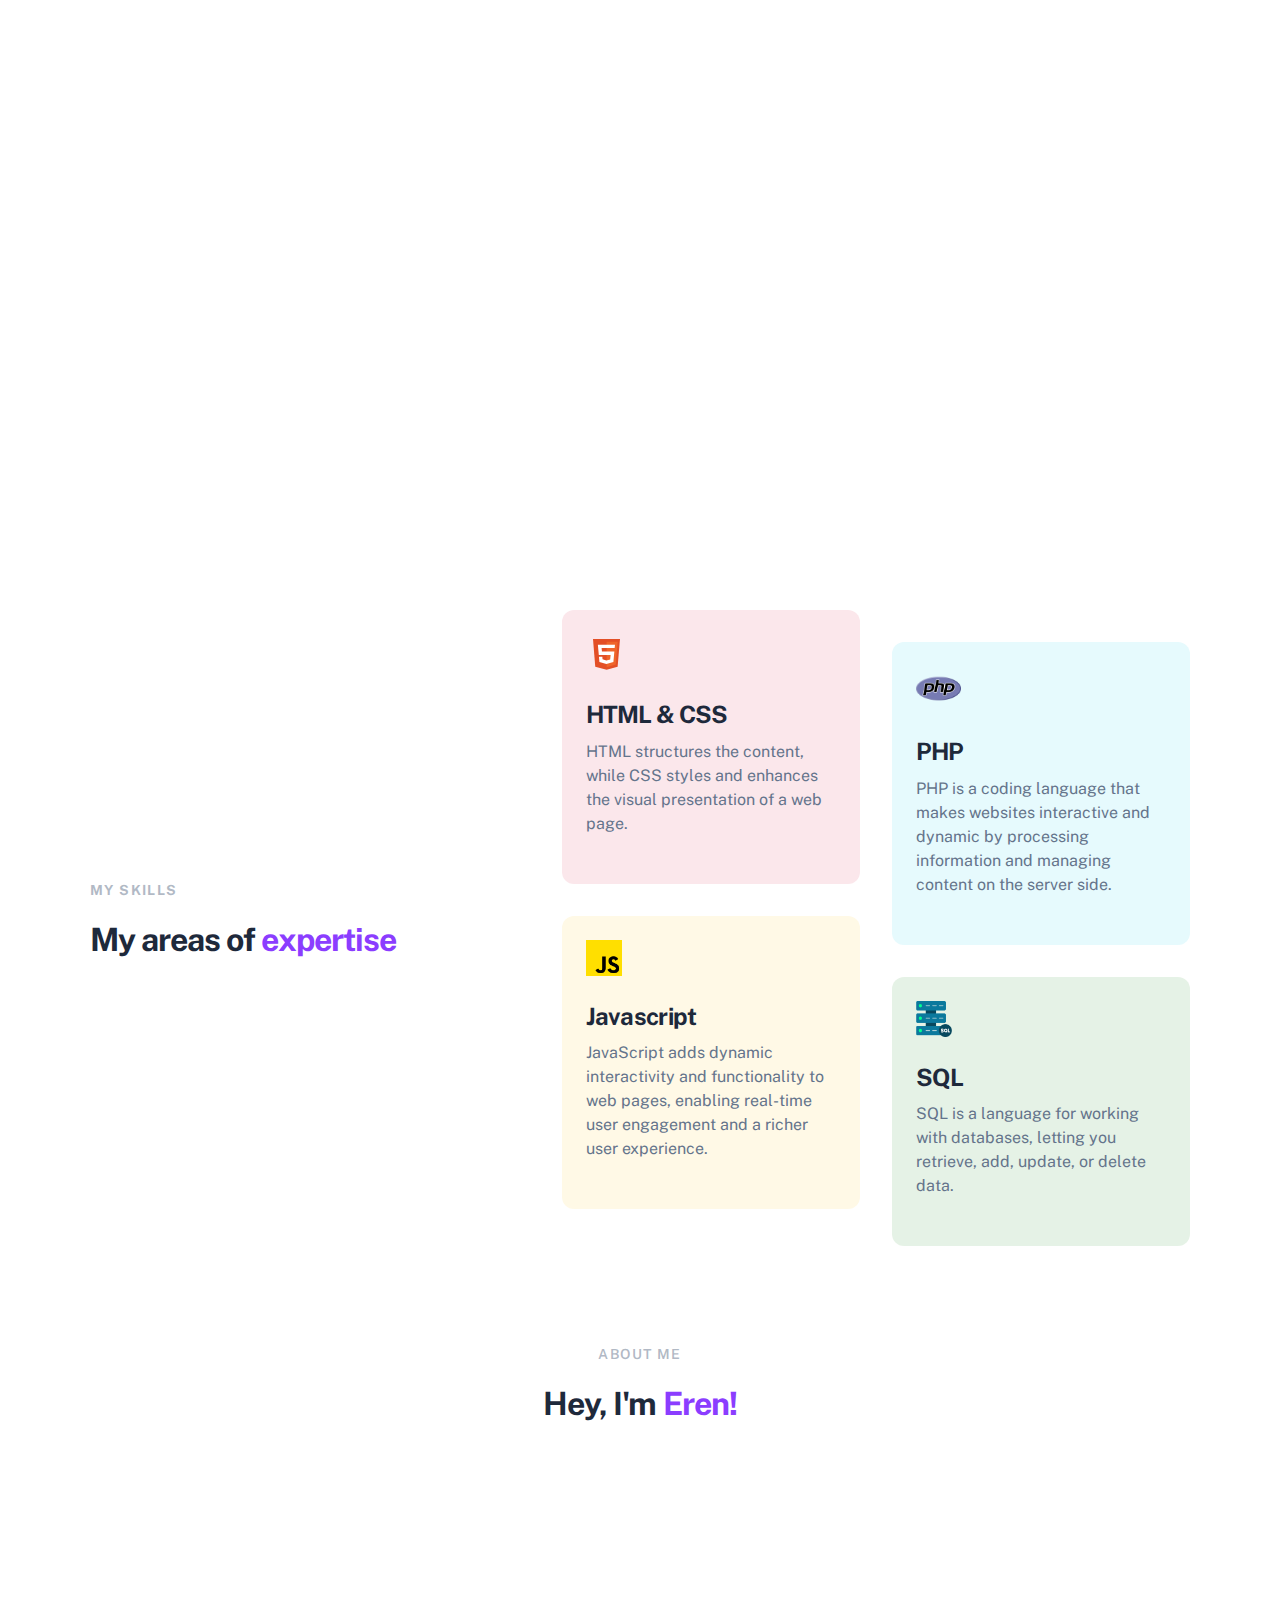
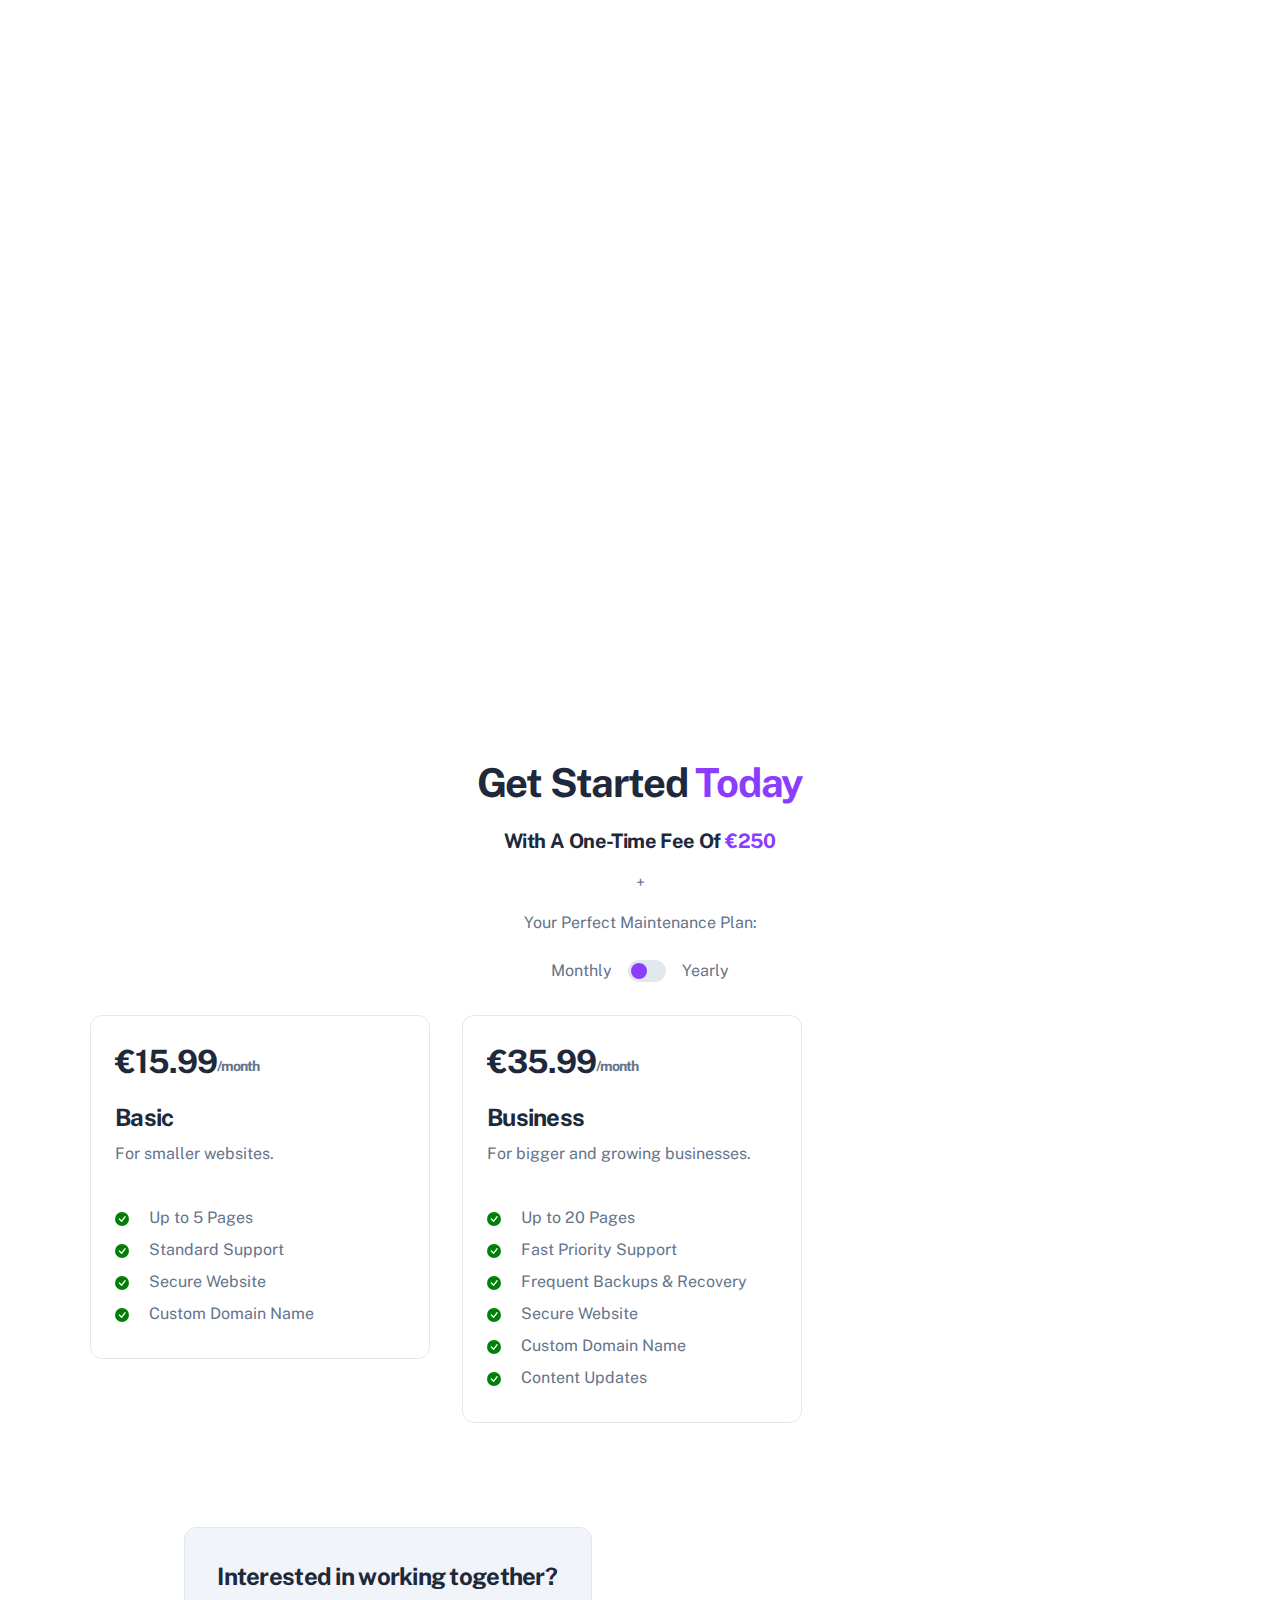
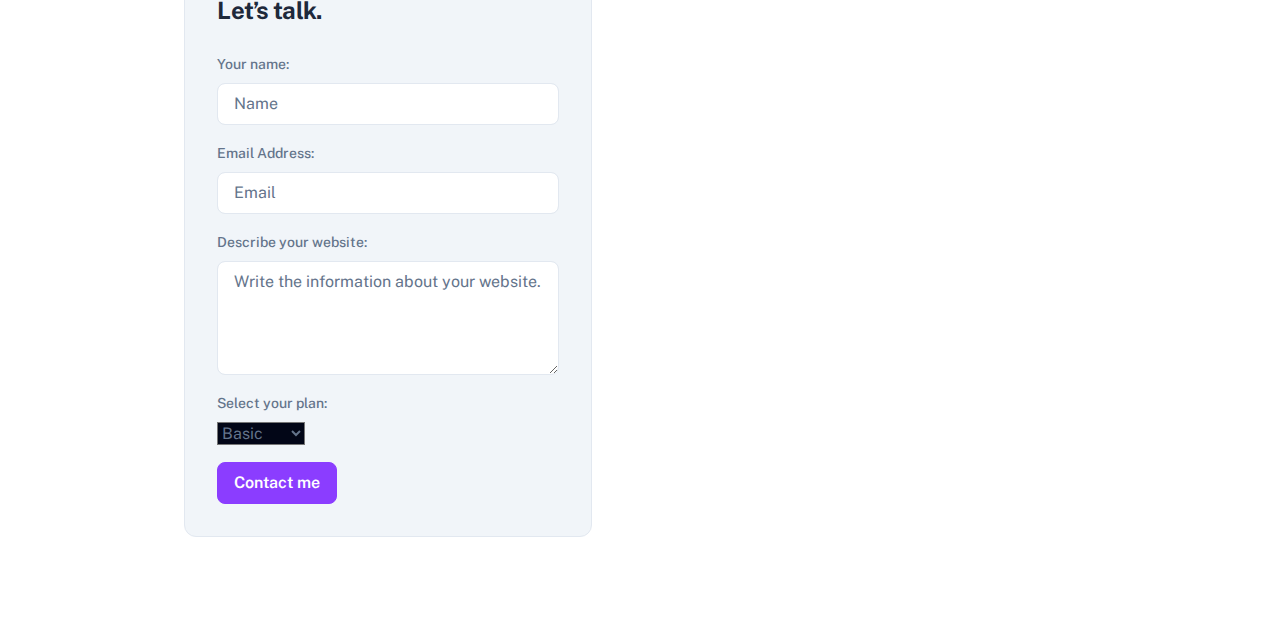
<file: index.html>
<!doctype html>
<html lang="en">
   <head>
      <!-- Required meta tags -->
      <meta charset="utf-8" />
      <meta name="viewport" content="width=device-width, initial-scale=1, shrink-to-fit=no" />

      <link rel="stylesheet" href="./assets/libs/swiper/swiper-bundle.min.css" />
      <!-- Favicon icon-->
      <link rel="icon" type="image/x-icon" sizes="16x16" href="icons8-leaf-sf-black-filled-16.png">
      <link rel="icon" type="image/x-icon" sizes="32x32" href="icons8-leaf-sf-black-filled-32.png">
      <link rel="icon" type="image/x-icon" sizes="96x96" href="icons8-leaf-sf-black-filled-96.png">

      <!-- Color modes -->
      <script src="./assets/js/vendors/color-modes.js"></script>

      <!-- Libs CSS -->
      <link href="./assets/libs/simplebar/dist/simplebar.min.css" rel="stylesheet" />
      <link href="./assets/libs/bootstrap-icons/font/bootstrap-icons.min.css" rel="stylesheet" />

      <!-- Scroll Cue -->
      <link rel="stylesheet" href="./assets/libs/scrollcue/scrollCue.css" />

      <!-- Box icons -->
      <link rel="stylesheet" href="./assets/fonts/css/boxicons.min.css" />

      <!-- Theme CSS -->
      <link rel="stylesheet" href="./assets/css/theme.min.css" />
      <link rel="stylesheet" href="personalisestyling.css  ">
      <title>Eren Ozyurek</title>
   </head>
   <body>
      <!-- Navbar -->
      

      <main>
         <!--hero section start-->
         <section class="right-slant-shape bg-primary pb-10 pt-4" data-cue="fadeIn">
            <div class="container">
               <div class="row">
                  <div class="col-lg-8 offset-lg-2 col-md-12 position-relaive">
                     <div class="text-white-stable text-center position-relaive my-lg-8 my-6" data-cue="zoomIn">
                        <span class="fw-medium fs-4">Hi there, my name is</span>
                        <h1 class="text-white-stable display-3 mt-3 mb-3">Eren Ozyurek</h1>
                        <p class="mb-0 pb-8 px-lg-7 text-opacity-75 lead">
                           I'm a web developer dedicated to crafting user-friendly and visually appealing websites.
                          
                        </p>
                     </div>
                  </div>
               </div>
            </div>
      
         </section>
         <!--hero section end-->

        

         <!--My skill start-->
         <section class="my-xl-10 my-5" >
            <div class="container">
               <div class="row align-items-center">
                  <div class="col-lg-4 col-md-8 col-12">
                     <div class="mb-6 mb-lg-0" >
                        <small class="text-uppercase fw-bold ls-md text-body-tertiary">My SKILLS</small>

                        <h2 class="my-3">
                           My areas of
                           <span class="text-primary">expertise</span>
                        </h2>
                       
                     </div>
                  </div>
                  <div class="col-lg-7 offset-lg-1 col-12">
                     <div class="row">
                        <div class="col-md-6">
                           <div class="card bg-danger bg-opacity-10 border-0 mb-5" >
                              <div class="card-body">
                                 <div class="mb-4">
                                    <img src="./assets/images/personal-svg/html5.svg" alt="html" />
                                 </div>
                                 <div class="mb-4">
                                    <h3>HTML & CSS</h3>
                                    <p class="mb-0">HTML structures the content, while CSS styles and enhances the visual presentation of a web page.</p>
                                 </div>
                              </div>
                           </div>
                           <div class="card bg-warning bg-opacity-10 border-0 mb-5 mb-lg-0" >
                              <div class="card-body">
                                 <div class="mb-4">
                                    <img src="./assets/images/personal-svg/js.png" alt="html" style="width: 4vh;"/>
                                 </div>
                                 <div class="mb-4">
                                    <h3>Javascript</h3>
                                    <p class="mb-0">JavaScript adds dynamic interactivity and functionality to web pages, enabling real-time user engagement and a richer user experience.</p>
                                 </div>

                              </div>
                           </div>
                        </div>
                        <div class="col-md-6 mt-md-5">
                           <div class="card bg-info bg-opacity-10 border-0 mb-5" >
                              <div class="card-body">
                                 <div class="mb-4">
                                    <img src="./assets/images/personal-svg/php.png" alt="html" style="width: 5vh;"/>
                                 </div>
                                 <div class="mb-4">
                                    <h3>PHP</h3>
                                    <p class="mb-0">PHP is a coding language that makes websites interactive and dynamic by processing information and managing content on the server side.</p>
                                 </div>

                                
                              </div>
                           </div>
                           <div class="card bg-success bg-opacity-10 border-0 mb-5 mb-lg-0" >
                              <div class="card-body">
                                 <div class="mb-4">
                                    <img src="./assets/images/personal-svg/sql.png" alt="html" style="width: 4vh;"/>
                                 </div>
                                 <div class="mb-4">
                                    <h3>SQL</h3>
                                    <p class="mb-0">SQL is a language for working with databases, letting you retrieve, add, update, or delete data.</p>
                                 </div>
                              </div>
                           </div>
                        </div>
                     </div>
                  </div>
               </div>
            </div>
         </section>
         <!--My skill end-->

         <!--About me start-->
         <section class="my-lg-9 my-5" >
            <div class="container">
               <div class="row mb-lg-9 mb-5">
                  <div class="col-xl-10 offset-xl-1 col-md-12">
                     <div class="row">
                        <div class="col-lg-6 offset-lg-3 col-md-12" >
                           <div class="text-lg-center mb-5">
                              <small class="text-uppercase ls-md fw-semibold text-body-tertiary">ABOUT ME</small>
                              <h2 class="mt-3">
                                 Hey, I'm
                                 <span class="text-primary">Eren!</span>
                     
                              </h2>
                           </div>
                        </div>
                     </div>
                     <br>
                     <div class="row" data-cue="zoomIn">
                        <div class="col-md-6 col-12">
                           <p class="mb-4 mb-md-0S">
                              I'm a 23 year old dedicated freelance developer with expertise in both front-end and back-end development. 
                              <br>
                              Proficient in technologies like HTML, CSS & Javascript, I create high-quality, innovative websites. 
                              <br>
                              I work closely with clients to understand their goals and deliver results that exceed expectations. 
                              <br>
                               Open communication and a client-focused approach define my work ethic. 

                           </p>
                        </div>
                        <div class="col-md-6 col-12">
                           <p class="mb-0">In my free time, I am someone who swaps between lifting weights and writing code.
                              <br>
                              When I'm not at the gym, you'll find me writing some fresh lines of code for fun! </p>
                        </div>
                        
                     </div>
                  </div>
               </div>
               <div class="row">
                  <div class="col-lg-4 col-md-12 col-12" data-cue="zoomIn">
                     <div class="mb-5 mb-lg-0 text-center text-lg-start px-md-5">
                        <h2 class="mb-3">My <span class="text-primary">process</span> of Engagement</h2>
                        <p class="mb-0">
                           A roadmap for your product:</p>
                     </div>
                  </div>
                  <div class="col-lg-8">
                     <div class="row">
                        <div class="col-md-6 col-12" data-cue="fadeIn">
                           <div class="mb-lg-8 mb-5 text-center text-lg-start px-3 px-lg-0">
                              <div class="mb-3">
                                 <img src="./assets/images/process-icon/LightbulbFilament.svg" alt="bulb" />
                              </div>

                              <h3 class="h4">Idea</h3>
                              <p class="mb-0 pe-lg-4">We craft a plan aligned with your business objectives.</p>
                           </div>
                        </div>
                        <div class="col-md-6 col-12" data-cue="fadeIn">
                           <div class="mb-lg-8 mb-5 text-center text-lg-start px-3 px-lg-0">
                              <div class="mb-3">
                                 <img src="./assets/images/process-icon/PencilCircle.svg" alt="bulb" />
                              </div>

                              <h3 class="h4">Design</h3>
                              <p class="mb-0">We discuss your vision for the website's appearance.
                                 <br>
                                 I offer 2 free redesigns.</p>
                           </div>
                        </div>
                        <div class="col-md-6 col-12" data-cue="fadeIn">
                           <div class="mb-lg-8 mb-5 text-center text-lg-start px-3 px-lg-0">
                              <div class="mb-3">
                                 <img src="./assets/images/process-icon/BracketsCurly.svg" alt="bulb" />
                              </div>

                              <h3 class="h4">Development</h3>
                              <p class="mb-0 pe-lg-4">I start developing the website.</p>
                           </div>
                        </div>
                        <div class="col-md-6 col-12" data-cue="fadeIn">
                           <div class="mb-lg-8 mb-5 text-center text-lg-start px-3 px-lg-0">
                              <div class="mb-3">
                                 <img src="./assets/images/process-icon/Rocket.svg" alt="bulb" />
                              </div>

                              <h3 class="h4">Delivery</h3>
                              <p class="mb-0 pe-lg-4">I deliver your website with 1 month free maintenance included.</p>
                           </div>
                        </div>
                     </div>
                  </div>
               </div>
            </div>
         </section>
         <!--About me end-->
        
         <!--Pageheader start-->
         <section class="py-5 py-lg-8">
            <div class="container">
               <div class="row">
                  <div class="col-lg-6 offset-lg-3 col-md-12 col-12">
                     <div class="text-center">
                        <h1 class="mb-1 mb-lg-3">Get Started <span class="text-primary">Today</span></h1>
                        <h1 class="mb-1 mb-lg-3" style="font-size: 20px;">With A One-Time Fee Of  <span class="text-primary"> €250</span></h1>
                        <p>+</p>
                        <p class="mb-0">Your Perfect Maintenance Plan:</p>
                     </div>
                  </div>
               </div>
            </div>
         </section>
         <!--Pageheader end-->
         <!--Pricing start-->
         <section class="pt-2 pt-md-4 mt-lg-n8">
            <div class="container price-wrapper">
               <div class="row">
                  <div class="col-12 z-1">
                     <div class="mb-5">
                        <div class="price-switcher-wrapper switcher">
                           <p class="mb-0 pe-3">Monthly</p>
                           <div class="price-switchers">
                              <div class="price-switcher price-switcher-active"></div>
                              <div class="price-switcher"></div>
                              <div class="switcher-button bg-primary"></div>
                           </div>
                           <p class="mb-0 ps-3">Yearly</p>
                        </div>
                     </div>
                  </div>
               </div>
               <div class="table-responsive-xl">
                  <div class="row flex-nowrap pb-4 me-5 me-lg-0">
                     <div class="col-md-4 col-12">
                        
                        <!--card-->
                        
                        <div class="card pricing">
                           <div class="card-body">
                              <h2 class="mb-4 d-flex align-items-center">
                                 <div class="price-text">
                                    <div class="price price-show">
                                       <span>€</span>
                                       <span>15.99</span>
                                       <span class="price-duration fs-6 text-body mt-auto mb-2">/month</span>
                                    </div>
                                    <div class="price price-hide price-hidden">
                                       <span>€</span>
                                       <span>190,- </span>
                                       <span class="price-duration fs-6 text-body mt-auto mb-2">/year</span>
                                    </div>
                                 </div>
                              </h2>
                              <div class="mb-6">
                                 <h3>Basic</h3>
                                 <p class="mb-0">For smaller websites.</p>
                              </div>

                              <ul class="list-unstyled mb-0">
                                 <li class="mb-2">
                                    <svg xmlns="http://www.w3.org/2000/svg" width="14" height="14" fill="currentColor" class="bi bi-check-circle-fill text-success" viewBox="0 0 16 16">
                                       <path
                                          d="M16 8A8 8 0 1 1 0 8a8 8 0 0 1 16 0zm-3.97-3.03a.75.75 0 0 0-1.08.022L7.477 9.417 5.384 7.323a.75.75 0 0 0-1.06 1.06L6.97 11.03a.75.75 0 0 0 1.079-.02l3.992-4.99a.75.75 0 0 0-.01-1.05z" />
                                    </svg>
                                    <span class="ms-3">Up to 5 Pages</span>
                                 </li>
                                 <li class="mb-2">
                                    <svg xmlns="http://www.w3.org/2000/svg" width="14" height="14" fill="currentColor" class="bi bi-check-circle-fill text-success" viewBox="0 0 16 16">
                                       <path
                                          d="M16 8A8 8 0 1 1 0 8a8 8 0 0 1 16 0zm-3.97-3.03a.75.75 0 0 0-1.08.022L7.477 9.417 5.384 7.323a.75.75 0 0 0-1.06 1.06L6.97 11.03a.75.75 0 0 0 1.079-.02l3.992-4.99a.75.75 0 0 0-.01-1.05z" />
                                    </svg>
                                    <span class="ms-3">Standard Support</span>
                                 </li>
                                 
                                 <li class="mb-2">
                                    <svg xmlns="http://www.w3.org/2000/svg" width="14" height="14" fill="currentColor" class="bi bi-check-circle-fill text-success" viewBox="0 0 16 16">
                                       <path
                                          d="M16 8A8 8 0 1 1 0 8a8 8 0 0 1 16 0zm-3.97-3.03a.75.75 0 0 0-1.08.022L7.477 9.417 5.384 7.323a.75.75 0 0 0-1.06 1.06L6.97 11.03a.75.75 0 0 0 1.079-.02l3.992-4.99a.75.75 0 0 0-.01-1.05z" />
                                    </svg>
                                    <span class="ms-3">
                                       
                                       Secure Website
                                    </span>
                                 </li>
                                 <li class="mb-2">
                                    <svg xmlns="http://www.w3.org/2000/svg" width="14" height="14" fill="currentColor" class="bi bi-check-circle-fill text-success" viewBox="0 0 16 16">
                                       <path
                                          d="M16 8A8 8 0 1 1 0 8a8 8 0 0 1 16 0zm-3.97-3.03a.75.75 0 0 0-1.08.022L7.477 9.417 5.384 7.323a.75.75 0 0 0-1.06 1.06L6.97 11.03a.75.75 0 0 0 1.079-.02l3.992-4.99a.75.75 0 0 0-.01-1.05z" />
                                    </svg>
                                    <span class="ms-3">
                                    
                                       Custom Domain Name
                                    </span>
                               
                                 </li>
                              </ul>
                           </div>
                        </div>
                        <!--card-->
                     </div>
                     <div class="col-md-4 col-12">
                        <!--card-->
                        <div class="card pricing">
                           <div class="card-body">
                              <h2 class="mb-4 d-flex align-items-center">
                                 <div class="price-text">
                                    <div class="price price-show">
                                       <span>€</span>
                                       <span>35.99</span>
                                       <span class="price-duration fs-6 text-body mt-auto mb-2">/month</span>
                                    </div>
                                    <div class="price price-hide price-hidden">
                                       <span>€</span>
                                       <span>430,-</span>
                                       <span class="price-duration fs-6 text-body mt-auto mb-2">/year</span>
                                    </div>
                                 </div>
                              </h2>
                              <div class="mb-6">
                                 <h3>Business</h3>
                                 <p class="mb-0">For bigger and growing businesses.</p>
                              </div>

                              <ul class="list-unstyled mb-0">
                                 <li class="mb-2">
                                    <svg xmlns="http://www.w3.org/2000/svg" width="14" height="14" fill="currentColor" class="bi bi-check-circle-fill text-success" viewBox="0 0 16 16">
                                       <path
                                          d="M16 8A8 8 0 1 1 0 8a8 8 0 0 1 16 0zm-3.97-3.03a.75.75 0 0 0-1.08.022L7.477 9.417 5.384 7.323a.75.75 0 0 0-1.06 1.06L6.97 11.03a.75.75 0 0 0 1.079-.02l3.992-4.99a.75.75 0 0 0-.01-1.05z" />
                                    </svg>
                                    <span class="ms-3">Up to 20 Pages</span>
                                 </li>
                                 <li class="mb-2">
                                    <svg xmlns="http://www.w3.org/2000/svg" width="14" height="14" fill="currentColor" class="bi bi-check-circle-fill text-success" viewBox="0 0 16 16">
                                       <path
                                          d="M16 8A8 8 0 1 1 0 8a8 8 0 0 1 16 0zm-3.97-3.03a.75.75 0 0 0-1.08.022L7.477 9.417 5.384 7.323a.75.75 0 0 0-1.06 1.06L6.97 11.03a.75.75 0 0 0 1.079-.02l3.992-4.99a.75.75 0 0 0-.01-1.05z" />
                                    </svg>
                                    <span class="ms-3">Fast Priority Support</span>
                                 </li>
                                 <li class="mb-2">
                                    <svg xmlns="http://www.w3.org/2000/svg" width="14" height="14" fill="currentColor" class="bi bi-check-circle-fill text-success" viewBox="0 0 16 16">
                                       <path
                                          d="M16 8A8 8 0 1 1 0 8a8 8 0 0 1 16 0zm-3.97-3.03a.75.75 0 0 0-1.08.022L7.477 9.417 5.384 7.323a.75.75 0 0 0-1.06 1.06L6.97 11.03a.75.75 0 0 0 1.079-.02l3.992-4.99a.75.75 0 0 0-.01-1.05z" />
                                    </svg>
                                    <span class="ms-3">
                                       
                                       Frequent Backups & Recovery
                                    </span>
                                 </li>
                                 <li class="mb-2">
                                    <svg xmlns="http://www.w3.org/2000/svg" width="14" height="14" fill="currentColor" class="bi bi-check-circle-fill text-success" viewBox="0 0 16 16">
                                       <path
                                          d="M16 8A8 8 0 1 1 0 8a8 8 0 0 1 16 0zm-3.97-3.03a.75.75 0 0 0-1.08.022L7.477 9.417 5.384 7.323a.75.75 0 0 0-1.06 1.06L6.97 11.03a.75.75 0 0 0 1.079-.02l3.992-4.99a.75.75 0 0 0-.01-1.05z" />
                                    </svg>
                                    <span class="ms-3">
                                       
                                       Secure Website
                                    </span>
                                 </li>
                                 <li class="mb-2">
                                    <svg xmlns="http://www.w3.org/2000/svg" width="14" height="14" fill="currentColor" class="bi bi-check-circle-fill text-success" viewBox="0 0 16 16">
                                       <path
                                          d="M16 8A8 8 0 1 1 0 8a8 8 0 0 1 16 0zm-3.97-3.03a.75.75 0 0 0-1.08.022L7.477 9.417 5.384 7.323a.75.75 0 0 0-1.06 1.06L6.97 11.03a.75.75 0 0 0 1.079-.02l3.992-4.99a.75.75 0 0 0-.01-1.05z" />
                                    </svg>
                                    <span class="ms-3">
                                    
                                       Custom Domain Name
                                    </span>
                               
                                 </li>
                                 <li class="mb-2">
                                    <svg xmlns="http://www.w3.org/2000/svg" width="14" height="14" fill="currentColor" class="bi bi-check-circle-fill text-success" viewBox="0 0 16 16">
                                       <path
                                          d="M16 8A8 8 0 1 1 0 8a8 8 0 0 1 16 0zm-3.97-3.03a.75.75 0 0 0-1.08.022L7.477 9.417 5.384 7.323a.75.75 0 0 0-1.06 1.06L6.97 11.03a.75.75 0 0 0 1.079-.02l3.992-4.99a.75.75 0 0 0-.01-1.05z" />
                                    </svg>
                                    <span class="ms-3">
                                      
                                       Content Updates
                                    </span>
                                 </li>
                                
                                 
                              </ul>
                           
                           </div>
                        </div>
                        <!--card-->
                     </div>
                     </div>
                  </div>
               </div>
            
         </section>
         <!--Pricing end-->
       

         <!--Working together start-->
         <section class="my-lg-9 my-5">
            <div class="container">
               <div class="row">
                  <div class="col-lg-10 offset-lg-1 col-md-12">
                     <div class="row g-lg-10 gy-5 align-items-center">
                        <div class="col-md-6" >
                           <div class="card bg-light">
                              <div class="card-body p-5">
                                 <h3 class="mb-4">Interested in working together? Let’s talk.</h3>

                                 <form class="needs-validation" novalidate action="https://formsubmit.co/eren_ozyurek@outlook.com" method="POST" >
                                    <div class="mb-3">
                                        <label for="YourNameInput" class="form-label">Your name:</label>
                                        <input type="text" class="form-control" id="YourNameInput" name="YourNameInput" placeholder="Name" required />
                                        <div class="invalid-feedback">Please enter your name.</div>
                                    </div>
                                    <div class="mb-3">
                                        <label for="yourEmailInput" class="form-label">Email Address:</label>
                                        <input type="email" class="form-control" id="yourEmailInput" name="yourEmailInput" placeholder="Email" required />
                                        <div class="invalid-feedback">Please enter email.</div>
                                    </div>
                                    <div class="mb-3">
                                        <label for="messageTextarea" class="form-label">Describe your website:</label>
                                        <textarea class="form-control" id="messageTextarea" name="messageTextarea" placeholder="Write the information about your website." rows="4" required></textarea>
                                        <div class="invalid-feedback">Please enter a message.</div>
                                    </div>
                                    <div class="mb-3">
                                        <label for="websitePlan" class="form-label">Select your plan:</label>
                                        <br>
                                        <select name="websitePlan" id="websitePlan" style="background-color: #020617; color:#64748B ;" >
                                          <option value="Basic" name="Basic">Basic</option>
                                          <option value="Business" name="Business">Business</option>
                                         
                                         
                                        </select>
                                    </div>
                                    <button class="btn btn-primary" type="submit">Contact me</button>
                                </form>
                                
                              </div>
                           </div>
                        </div>
                        <div class="col-md-6" data-cue="zoomIn">
                           <div class="mb-7 text-center text-lg-start">
                              

                              <h3 class="mb-0">Eren Ozyurek</h3>
                              <small>Web Developer</small>
                           </div>
                           <div class="d-flex mb-4">
                              <div>
                                 <svg xmlns="http://www.w3.org/2000/svg" width="16" height="16" fill="currentColor" class="bi bi-geo-alt-fill" viewBox="0 0 16 16">
                                    <path d="M8 16s6-5.686 6-10A6 6 0 0 0 2 6c0 4.314 6 10 6 10zm0-7a3 3 0 1 1 0-6 3 3 0 0 1 0 6z" />
                                 </svg>
                              </div>
                              <div class="ms-2">
                                 <h5 class="mb-0">Location:</h5>
                                 <small>3600 Genk, Belgium</small>
                              </div>
                           </div>
                           <div class="d-flex mb-4">
                              <div>
                                 <svg xmlns="http://www.w3.org/2000/svg" width="16" height="16" fill="currentColor" class="bi bi-telephone" viewBox="0 0 16 16">
                                    <path
                                       d="M3.654 1.328a.678.678 0 0 0-1.015-.063L1.605 2.3c-.483.484-.661 1.169-.45 1.77a17.568 17.568 0 0 0 4.168 6.608 17.569 17.569 0 0 0 6.608 4.168c.601.211 1.286.033 1.77-.45l1.034-1.034a.678.678 0 0 0-.063-1.015l-2.307-1.794a.678.678 0 0 0-.58-.122l-2.19.547a1.745 1.745 0 0 1-1.657-.459L5.482 8.062a1.745 1.745 0 0 1-.46-1.657l.548-2.19a.678.678 0 0 0-.122-.58L3.654 1.328zM1.884.511a1.745 1.745 0 0 1 2.612.163L6.29 2.98c.329.423.445.974.315 1.494l-.547 2.19a.678.678 0 0 0 .178.643l2.457 2.457a.678.678 0 0 0 .644.178l2.189-.547a1.745 1.745 0 0 1 1.494.315l2.306 1.794c.829.645.905 1.87.163 2.611l-1.034 1.034c-.74.74-1.846 1.065-2.877.702a18.634 18.634 0 0 1-7.01-4.42 18.634 18.634 0 0 1-4.42-7.009c-.362-1.03-.037-2.137.703-2.877L1.885.511z" />
                                 </svg>
                              </div>
                              <div class="ms-2">
                                 <h5 class="mb-0">Phone:</h5>
                                 <small>
                                    0456 31 46 68
                                   
                                 </small>
                              </div>
                           </div>
                           <div class="d-flex mb-4">
                              <div>
                                 <svg xmlns="http://www.w3.org/2000/svg" width="16" height="16" fill="currentColor" class="bi bi-envelope-check" viewBox="0 0 16 16">
                                    <path
                                       d="M2 2a2 2 0 0 0-2 2v8.01A2 2 0 0 0 2 14h5.5a.5.5 0 0 0 0-1H2a1 1 0 0 1-.966-.741l5.64-3.471L8 9.583l7-4.2V8.5a.5.5 0 0 0 1 0V4a2 2 0 0 0-2-2H2Zm3.708 6.208L1 11.105V5.383l4.708 2.825ZM1 4.217V4a1 1 0 0 1 1-1h12a1 1 0 0 1 1 1v.217l-7 4.2-7-4.2Z" />
                                    <path
                                       d="M16 12.5a3.5 3.5 0 1 1-7 0 3.5 3.5 0 0 1 7 0Zm-1.993-1.679a.5.5 0 0 0-.686.172l-1.17 1.95-.547-.547a.5.5 0 0 0-.708.708l.774.773a.75.75 0 0 0 1.174-.144l1.335-2.226a.5.5 0 0 0-.172-.686Z" />
                                 </svg>
                              </div>
                              <div class="ms-2">
                                 <h5 class="mb-0">E-mail:</h5>

                                 <small>
                                    <a href="mailto:eren_ozyurek@outlook.com" class="text-reset">eren_ozyurek@outlook.com</a>
                                   
                                 </small>
                              </div>
                           </div>
                           <div>
                              <a href="http://www.linkedin.com/in/erenozyurek" class="text-reset btn btn-linkedin btn-icon">
                                 <svg xmlns="http://www.w3.org/2000/svg" width="16" height="16" fill="currentColor" class="bi bi-linkedin" viewBox="0 0 16 16">
                                    <path
                                       d="M0 1.146C0 .513.526 0 1.175 0h13.65C15.474 0 16 .513 16 1.146v13.708c0 .633-.526 1.146-1.175 1.146H1.175C.526 16 0 15.487 0 14.854V1.146zm4.943 12.248V6.169H2.542v7.225h2.401zm-1.2-8.212c.837 0 1.358-.554 1.358-1.248-.015-.709-.52-1.248-1.342-1.248-.822 0-1.359.54-1.359 1.248 0 .694.521 1.248 1.327 1.248h.016zm4.908 8.212V9.359c0-.216.016-.432.08-.586.173-.431.568-.878 1.232-.878.869 0 1.216.662 1.216 1.634v3.865h2.401V9.25c0-2.22-1.184-3.252-2.764-3.252-1.274 0-1.845.7-2.165 1.193v.025h-.016a5.54 5.54 0 0 1 .016-.025V6.169h-2.4c.03.678 0 7.225 0 7.225h2.4z" />
                                 </svg>
                              </a>
                             
                           </div>
                        </div>
                     </div>
                  </div>
               </div>
            </div>
         </section>
         <!--Working together end-->
      </main>

     
      <!-- Scroll top -->
      <div class="btn-scroll-top">
         <svg class="progress-square svg-content" width="100%" height="100%" viewBox="0 0 40 40">
            <path d="M8 1H32C35.866 1 39 4.13401 39 8V32C39 35.866 35.866 39 32 39H8C4.13401 39 1 35.866 1 32V8C1 4.13401 4.13401 1 8 1Z" />
         </svg>
      </div>
      <!-- Libs JS -->
      <script src="./assets/libs/bootstrap/dist/js/bootstrap.bundle.min.js"></script>
      <script src="./assets/libs/simplebar/dist/simplebar.min.js"></script>
      <script src="./assets/libs/headhesive/dist/headhesive.min.js"></script>

      <!-- Theme JS -->
      <script src="./assets/js/theme.min.js"></script>

      <script src="./assets/libs/swiper/swiper-bundle.min.js"></script>
      <script src="./assets/js/vendors/swiper.js"></script>
      <script src="./assets/libs/scrollcue/scrollCue.min.js"></script>
      <script src="./assets/js/vendors/scrollcue.js"></script>
      <script src="./assets/libs/bootstrap/dist/js/bootstrap.bundle.min.js"></script>
      <script src="./assets/libs/simplebar/dist/simplebar.min.js"></script>
      <script src="./assets/libs/headhesive/dist/headhesive.min.js"></script>

      <!-- Theme JS -->
      <script src="./assets/js/theme.min.js"></script>

      <!-- Swiper JS -->
      <script src="./assets/libs/swiper/swiper-bundle.min.js"></script>
      <script src="./assets/js/vendors/swiper.js"></script>
      <script src="./assets/js/vendors/pricing.js"></script>
   </body>
</html>
</file>
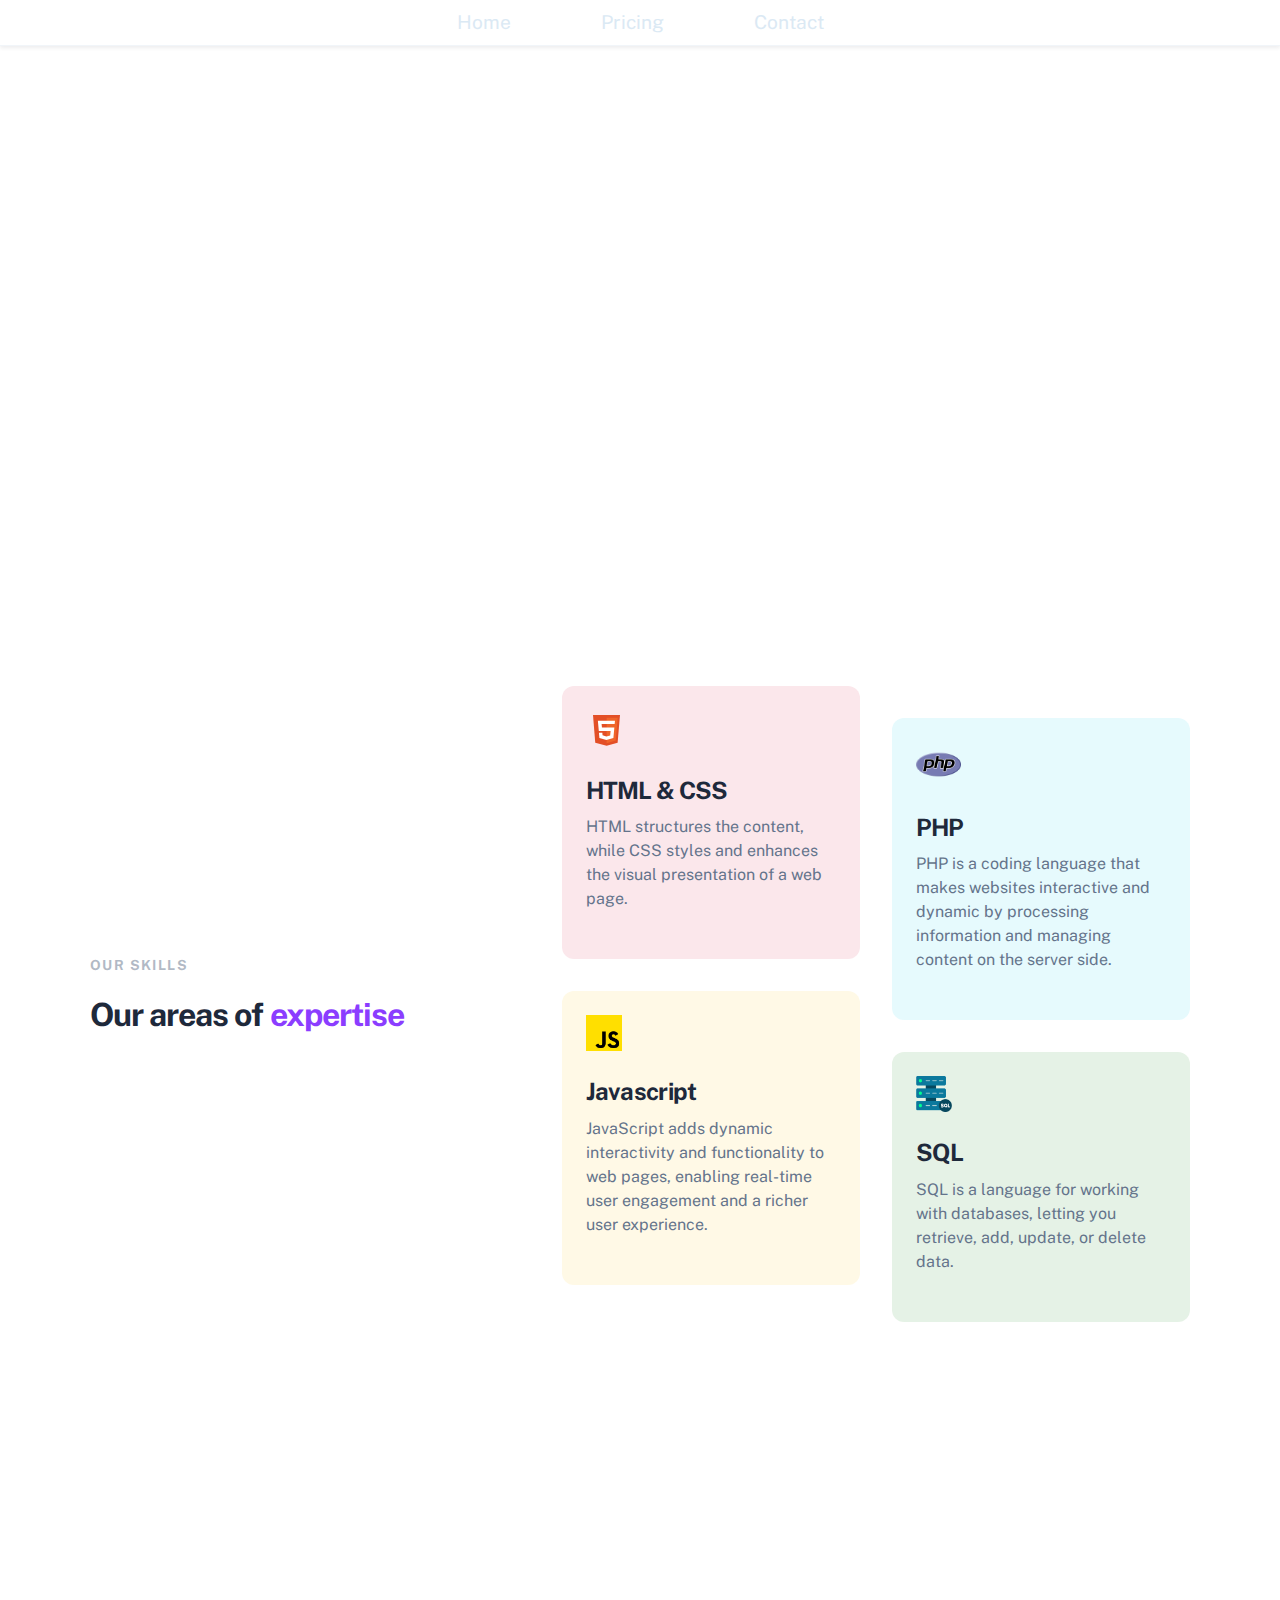
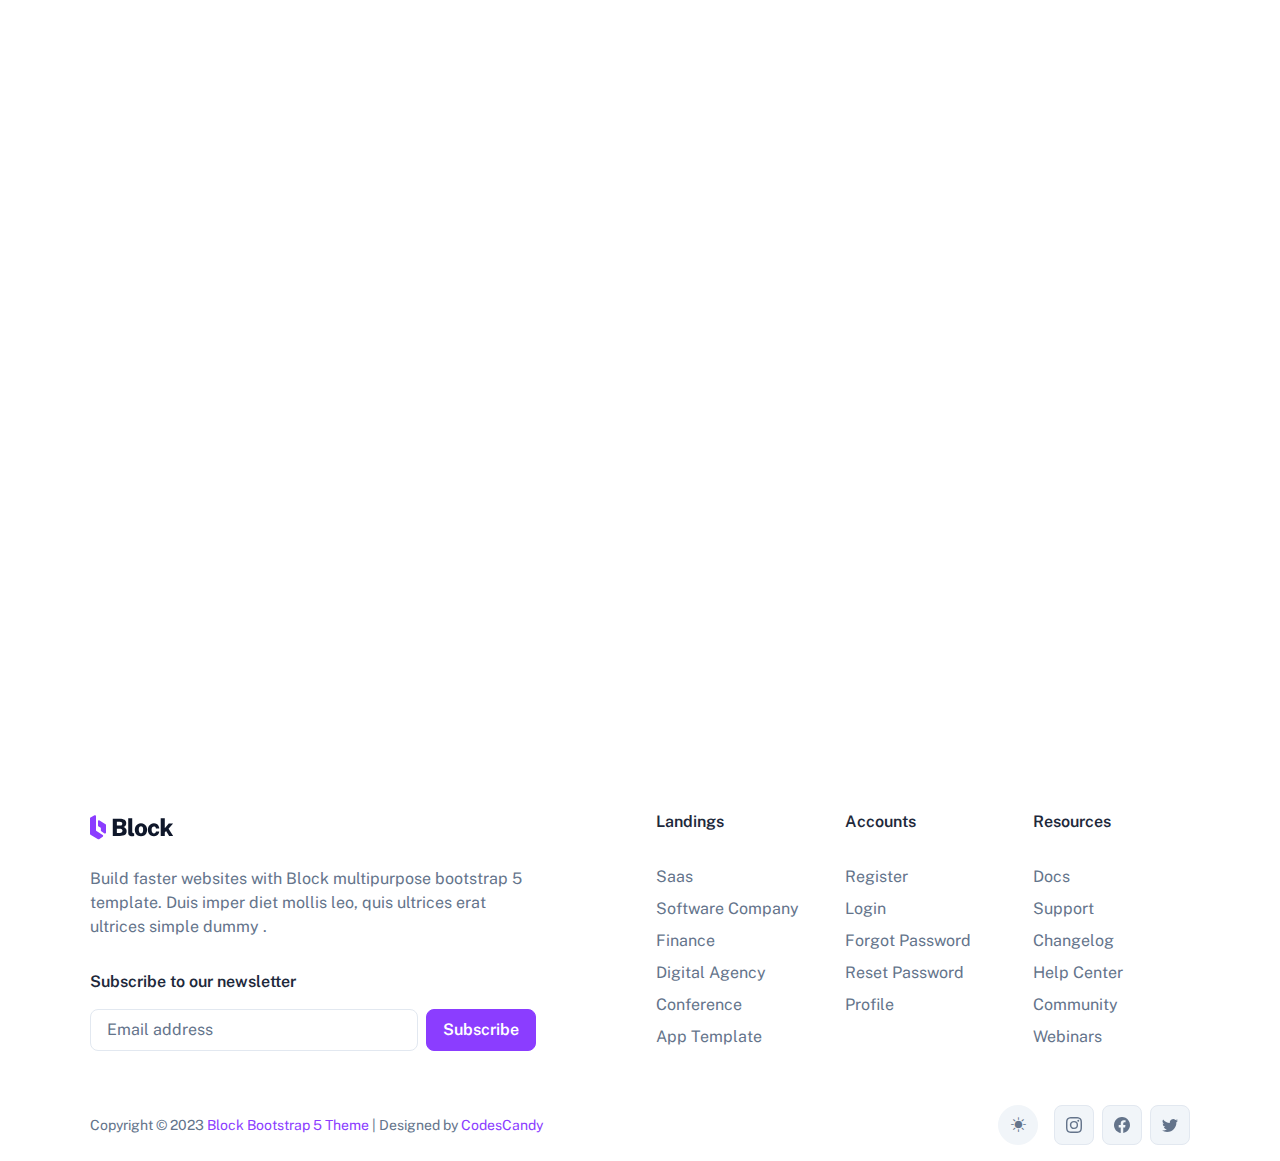
<file: landing-personal.html>
<!doctype html>
<html lang="en">
   <head>
      <!-- Required meta tags -->
      <meta charset="utf-8" />
      <meta name="viewport" content="width=device-width, initial-scale=1, shrink-to-fit=no" />

      <link rel="stylesheet" href="./assets/libs/swiper/swiper-bundle.min.css" />
      <!-- Favicon icon-->
      <link rel="icon" type="image/x-icon" href="favicon123.png">

      <!-- Color modes -->
      <script src="./assets/js/vendors/color-modes.js"></script>

      <!-- Libs CSS -->
      <link href="./assets/libs/simplebar/dist/simplebar.min.css" rel="stylesheet" />
      <link href="./assets/libs/bootstrap-icons/font/bootstrap-icons.min.css" rel="stylesheet" />

      <!-- Scroll Cue -->
      <link rel="stylesheet" href="./assets/libs/scrollcue/scrollCue.css" />

      <!-- Box icons -->
      <link rel="stylesheet" href="./assets/fonts/css/boxicons.min.css" />

      <!-- Theme CSS -->
      <link rel="stylesheet" href="./assets/css/theme.min.css" />
      <link rel="stylesheet" href="personalisestyling.css  ">
      <title>Niara - Home</title>
   </head>
   <body>
      <!-- Navbar -->
      <header>
         <nav class="navbar navbar-expand-lg navbar-light w-100 transparent">
            <div class="container px-3">
       
               <button class="navbar-toggler offcanvas-nav-btn" type="button">
                  <i class="bi bi-list"></i>
               </button>
               <div class="offcanvas offcanvas-start offcanvas-nav" style="width: 20rem">
                  <div class="offcanvas-header">
                     <a href="./index.html" class="text-inverse"><img src="./assets/images/logo/logo.svg" alt /></a>
                     <button type="button" class="btn-close" data-bs-dismiss="offcanvas" aria-label="Close"></button>
                  </div>
                  <div class="offcanvas-body pt-0 align-items-center">
                     <ul class="navbar-nav mx-auto align-items-lg-center">
                        <li class="nav-item dropdown">
                           <a href="#" role="button" style="padding: 5vh; font-size: larger; color: #DBE9F4;">Home</a>
                        </li>
                        <li class="nav-item dropdown">
                           <a href="#" role="button" style="padding: 5vh; font-size: larger; color: #DBE9F4;">Pricing</a>
                        </li>
                        <li class="nav-item dropdown">
                           <a href="#" role="button" style="padding: 5vh; font-size: larger; color: #DBE9F4;">Contact</a>
                        </li>
                     
                     </ul>
                     
                     </div>
                  </div>
               </div>
            
         </nav>
      </header>

      <main>
         <!--hero section start-->
         <section class="right-slant-shape bg-primary pb-10 pt-4" data-cue="fadeIn">
            <div class="container">
               <div class="row">
                  <div class="col-lg-8 offset-lg-2 col-md-12 position-relaive">
                     <div class="text-white-stable text-center position-relaive my-lg-8 my-6" data-cue="zoomIn">
                        <span class="fw-medium fs-4">Welcome to</span>
                        <h1 class="text-white-stable display-3 mt-3 mb-3">Niara.</h1>
                        <p class="mb-0 pb-8 px-lg-7 text-opacity-75 lead">
                           Turning Ideas into Online Wonders. 
                           <br>
                           Elevate your brand with our seamless, stunning, and functional websites – where innovation meets impact.
                        </p>
                     </div>
                  </div>
               </div>
            </div>
      
         </section>
         <!--hero section end-->

        

         <!--My skill start-->
         <section class="my-xl-10 my-5" >
            <div class="container">
               <div class="row align-items-center">
                  <div class="col-lg-4 col-md-8 col-12">
                     <div class="mb-6 mb-lg-0" >
                        <small class="text-uppercase fw-bold ls-md text-body-tertiary">Our SKILLS</small>

                        <h2 class="my-3">
                           Our areas of
                           <span class="text-primary">expertise</span>
                        </h2>
                       
                     </div>
                  </div>
                  <div class="col-lg-7 offset-lg-1 col-12">
                     <div class="row">
                        <div class="col-md-6">
                           <div class="card bg-danger bg-opacity-10 border-0 mb-5" >
                              <div class="card-body">
                                 <div class="mb-4">
                                    <img src="./assets/images/personal-svg/html5.svg" alt="html" />
                                 </div>
                                 <div class="mb-4">
                                    <h3>HTML & CSS</h3>
                                    <p class="mb-0">HTML structures the content, while CSS styles and enhances the visual presentation of a web page.</p>
                                 </div>
                              </div>
                           </div>
                           <div class="card bg-warning bg-opacity-10 border-0 mb-5 mb-lg-0" >
                              <div class="card-body">
                                 <div class="mb-4">
                                    <img src="./assets/images/personal-svg/js.png" alt="html" style="width: 4vh;"/>
                                 </div>
                                 <div class="mb-4">
                                    <h3>Javascript</h3>
                                    <p class="mb-0">JavaScript adds dynamic interactivity and functionality to web pages, enabling real-time user engagement and a richer user experience.</p>
                                 </div>

                              </div>
                           </div>
                        </div>
                        <div class="col-md-6 mt-md-5">
                           <div class="card bg-info bg-opacity-10 border-0 mb-5" >
                              <div class="card-body">
                                 <div class="mb-4">
                                    <img src="./assets/images/personal-svg/php.png" alt="html" style="width: 5vh;"/>
                                 </div>
                                 <div class="mb-4">
                                    <h3>PHP</h3>
                                    <p class="mb-0">PHP is a coding language that makes websites interactive and dynamic by processing information and managing content on the server side.</p>
                                 </div>

                                
                              </div>
                           </div>
                           <div class="card bg-success bg-opacity-10 border-0 mb-5 mb-lg-0" >
                              <div class="card-body">
                                 <div class="mb-4">
                                    <img src="./assets/images/personal-svg/sql.png" alt="html" style="width: 4vh;"/>
                                 </div>
                                 <div class="mb-4">
                                    <h3>SQL</h3>
                                    <p class="mb-0">SQL is a language for working with databases, letting you retrieve, add, update, or delete data.</p>
                                 </div>
                              </div>
                           </div>
                        </div>
                     </div>
                  </div>
               </div>
            </div>
         </section>
         <!--My skill end-->

         <!--About me start-->
         <section class="my-lg-9 my-5" data-cue="fadeIn">
            <div class="container">
               <div class="row mb-lg-9 mb-5">
                  <div class="col-xl-10 offset-xl-1 col-md-12">
                     <div class="row">
                        <div class="col-lg-6 offset-lg-3 col-md-12" data-cue="zoomIn">
                           <div class="text-lg-center mb-5">
                              <small class="text-uppercase ls-md fw-semibold text-body-tertiary">ABOUT ME</small>
                              <h2 class="mt-3">
                                 Hey, I'm Lee. Most folks know me as
                                 <span class="text-primary">leerob</span>
                                 online.
                              </h2>
                           </div>
                        </div>
                     </div>
                     <div class="row" data-cue="zoomIn">
                        <div class="col-md-6 col-12">
                           <p class="mb-4 mb-md-0S">
                              I'm currently the VP of Developer Experience at Vercel, where I lead our Developer Relations and Documentation teams. I focus on educating and growing the Vercel and
                              Next.js communities.
                           </p>
                        </div>
                        <div class="col-md-6 col-12">
                           <p class="mb-0">I love building for the web. From something as simple as a single HTML file – all the way to large Next.js applications. The web is incredible.</p>
                        </div>
                        <div class="text-lg-center mt-5">
                           <a href="#!" class="btn btn-primary">More about me</a>
                        </div>
                     </div>
                  </div>
               </div>
               <div class="row">
                  <div class="col-lg-4 col-md-12 col-12" data-cue="zoomIn">
                     <div class="mb-5 mb-lg-0 text-center text-lg-start px-md-5">
                        <h2 class="mb-3">My process of Engagement</h2>
                        <p class="mb-0">Vivamus sagittis lacus vel augue laoreet rutrum faucibus dolor auctor. Fusce dapibus, tellus ac cursus. Aenean eu leo quam.</p>
                     </div>
                  </div>
                  <div class="col-lg-8">
                     <div class="row">
                        <div class="col-md-6 col-12" data-cue="fadeIn">
                           <div class="mb-lg-8 mb-5 text-center text-lg-start px-3 px-lg-0">
                              <div class="mb-3">
                                 <img src="./assets/images/process-icon/LightbulbFilament.svg" alt="bulb" />
                              </div>

                              <h3 class="h4">Ideation</h3>
                              <p class="mb-0 pe-lg-4">We craft a plan aligned with your business objectives, submit a comprehensive proposal.</p>
                           </div>
                        </div>
                        <div class="col-md-6 col-12" data-cue="fadeIn">
                           <div class="mb-lg-8 mb-5 text-center text-lg-start px-3 px-lg-0">
                              <div class="mb-3">
                                 <img src="./assets/images/process-icon/PencilCircle.svg" alt="bulb" />
                              </div>

                              <h3 class="h4">Design</h3>
                              <p class="mb-0">We design the Idea in Figma and seek approval. We offer 2 free design iterations.</p>
                           </div>
                        </div>
                        <div class="col-md-6 col-12" data-cue="fadeIn">
                           <div class="mb-lg-8 mb-5 text-center text-lg-start px-3 px-lg-0">
                              <div class="mb-3">
                                 <img src="./assets/images/process-icon/BracketsCurly.svg" alt="bulb" />
                              </div>

                              <h3 class="h4">Development</h3>
                              <p class="mb-0 pe-lg-4">Agile Development: Sprints, Milestones, and weekly Progress Tracking.</p>
                           </div>
                        </div>
                        <div class="col-md-6 col-12" data-cue="fadeIn">
                           <div class="mb-lg-8 mb-5 text-center text-lg-start px-3 px-lg-0">
                              <div class="mb-3">
                                 <img src="./assets/images/process-icon/Rocket.svg" alt="bulb" />
                              </div>

                              <h3 class="h4">Delivery</h3>
                              <p class="mb-0 pe-lg-4">Complete Project Delivery with Complimentary One Month Maintenance.</p>
                           </div>
                        </div>
                     </div>
                  </div>
               </div>
            </div>
         </section>
         <!--About me end-->

         <!--Testimonial start-->
         <section class="py-lg-9 py-5 bg-primary-blend-gradient text-dark" data-cue="fadeIn">
            <div class="container">
               <div class="row align-items-center mb-lg-7 mb-5" data-cue="zoomIn">
                  <div class="col-xl-6 col-lg-5 col-md-12">
                     <div class="mb-4 mb-lg-0 text-center text-lg-start">
                        <small class="text-uppercase ls-md fw-semibold">TESTIMONIAL</small>
                        <h2 class="mt-4">
                           I am proud of
                           <span class="text-primary">my results</span>
                        </h2>
                        <p class="mb-0">I bring solutions to make life easier for our customers.</p>
                     </div>
                  </div>
                  <div class="col-xl-6 col-lg-7 col-md-12">
                     <div class="row gy-4">
                        <div class="col-md-4">
                           <div class="text-center text-lg-start">
                              <h2 class="mb-1">236</h2>
                              <span>Awards Won</span>
                           </div>
                        </div>
                        <div class="col-md-4">
                           <div class="text-center text-lg-start">
                              <h2 class="mb-1">200+</h2>
                              <span>Completed Projects</span>
                           </div>
                        </div>
                        <div class="col-md-4">
                           <div class="text-center text-lg-start">
                              <h2 class="mb-1">10Y</h2>
                              <span>Customer Satisfaction</span>
                           </div>
                        </div>
                     </div>
                  </div>
               </div>
               <div class="row">
                  <div class="col-lg-3 col-md-6 mb-4 mb-lg-0" data-cue="fadeIn">
                     <div class="card shadow-sm h-100 border-0">
                        <div class="card-body">
                           <p class="mb-4">“Laborum quis quam. Dolorum et ut quod quia. Voluptas numquam delectus nihil. Aut enim doloremque et ipsam.”</p>
                           <h5 class="mb-0">Jitu Chauhan</h5>
                           <small>Creative Director - Design agency</small>
                        </div>
                     </div>
                  </div>
                  <div class="col-lg-3 col-md-6 mb-4 mb-lg-0" data-cue="fadeIn">
                     <div class="card shadow-sm h-100 border-0">
                        <div class="card-body">
                           <p class="mb-4">“Dolorum et ut quod quia laborum quis quam oluptas numquam delectus nihil ultrices diam ut enim doloremque et ipsam.”</p>
                           <h5 class="mb-0">Anita Parmar</h5>
                           <small>Sales Specialist</small>
                        </div>
                     </div>
                  </div>
                  <div class="col-lg-3 col-md-6 mb-4 mb-lg-0" data-cue="fadeIn">
                     <div class="card shadow-sm h-100 border-0">
                        <div class="card-body">
                           <p class="mb-4">“Suspendisse facilisis leo at sapien finibus rutrum. Vivamus consectetur viverra erat. Nullam pretium mauris quis ultricies ultrices.”</p>
                           <h5 class="mb-0">Sandeep Chauhan</h5>
                           <small>Marketing Specialist</small>
                        </div>
                     </div>
                  </div>
                  <div class="col-lg-3 col-md-6 mb-4 mb-lg-0" data-cue="fadeIn">
                     <div class="card shadow-sm h-100 border-0">
                        <div class="card-body">
                           <p class="mb-4">“Phasellus dapibus nibh eu libero pharetra, interdum accu msan nunc purus ferm entum sagittis vestibulum nanatibus et magnis.”</p>
                           <h5 class="mb-0">Manasvi Suthar</h5>
                           <small>Creative Art Director</small>
                        </div>
                     </div>
                  </div>
               </div>
            </div>
         </section>
         <!--Testimonial end-->

         <!--Brand help start-->
         <section class="my-lg-9 py-5">
            <div class="container">
               <div class="row">
                  <div class="col-lg-10 offset-lg-1">
                     <div class="text-center mb-4 mb-lg-7">
                        <small class="text-uppercase ls-md fw-bold text-body-tertiary">Brands I helped</small>
                     </div>
                     <div class="swiper logoSwiper">
                        <div class="swiper-wrapper pb-6">
                           <div class="swiper-slide">
                              <div data-cue="slideInDown">
                                 <figure class="text-center">
                                    <img src="./assets/images/client-logo/clients-logo-1.svg" alt="logo" />
                                 </figure>
                              </div>
                           </div>
                           <div class="swiper-slide">
                              <div data-cue="slideInDown">
                                 <figure class="text-center">
                                    <img src="./assets/images/client-logo/clients-logo-2.svg" alt="logo" />
                                 </figure>
                              </div>
                           </div>
                           <div class="swiper-slide">
                              <div data-cue="slideInDown">
                                 <figure class="text-center">
                                    <img src="./assets/images/client-logo/clients-logo-3.svg" alt="logo" />
                                 </figure>
                              </div>
                           </div>
                           <div class="swiper-slide">
                              <div data-cue="slideInDown">
                                 <figure class="text-center">
                                    <img src="./assets/images/client-logo/clients-logo-4.svg" alt="logo" />
                                 </figure>
                              </div>
                           </div>
                           <div class="swiper-slide">
                              <div data-cue="slideInDown">
                                 <figure class="text-center">
                                    <img src="./assets/images/client-logo/clients-logo-5.svg" alt="logo" />
                                 </figure>
                              </div>
                           </div>
                        </div>
                        <div class="swiper-pagination"></div>
                     </div>
                  </div>
               </div>
            </div>
         </section>
         <!--Brand help end-->

         <!--Working together start-->
         <section class="my-lg-9 my-5">
            <div class="container">
               <div class="row">
                  <div class="col-lg-10 offset-lg-1 col-md-12">
                     <div class="row g-lg-10 gy-5 align-items-center">
                        <div class="col-md-6" data-cue="zoomIn">
                           <div class="card bg-light">
                              <div class="card-body p-5">
                                 <h3 class="mb-4">Interested in working together? Let’s talk. Just Say Hi!</h3>

                                 <form class="needs-validation" novalidate>
                                    <div class="mb-3">
                                       <label for="YourNameInput" class="form-label">What’s your name</label>
                                       <input type="text" class="form-control" id="YourNameInput" placeholder="Name" required="" />
                                       <div class="invalid-feedback">Please enter yourname.</div>
                                    </div>
                                    <div class="mb-3">
                                       <label for="yourEmailInput" class="form-label">Email Address</label>
                                       <input type="email" class="form-control" id="yourEmailInput" placeholder="Email" required="" />
                                       <div class="invalid-feedback">Please enter email.</div>
                                    </div>
                                    <div class="mb-3">
                                       <label for="messageTextarea" class="form-label">Describe your project</label>
                                       <textarea class="form-control" id="messageTextarea" placeholder="Write the information about your project." rows="4" required></textarea>
                                       <div class="invalid-feedback">Please enter a message.</div>
                                    </div>
                                    <button class="btn btn-primary" type="submit">Contact me</button>
                                 </form>
                              </div>
                           </div>
                        </div>
                        <div class="col-md-6" data-cue="zoomIn">
                           <div class="mb-7 text-center text-lg-start">
                              <div class="mb-3">
                                 <img src="./assets/images/avatar/avatar-1.jpg" alt="avatar" class="avatar avatar-xl rounded-circle" />
                              </div>

                              <h3 class="mb-0">John Carter</h3>
                              <small>Head of Engineering at Google</small>
                           </div>
                           <div class="d-flex mb-4">
                              <div>
                                 <svg xmlns="http://www.w3.org/2000/svg" width="16" height="16" fill="currentColor" class="bi bi-geo-alt-fill" viewBox="0 0 16 16">
                                    <path d="M8 16s6-5.686 6-10A6 6 0 0 0 2 6c0 4.314 6 10 6 10zm0-7a3 3 0 1 1 0-6 3 3 0 0 1 0 6z" />
                                 </svg>
                              </div>
                              <div class="ms-2">
                                 <h5 class="mb-0">Address:</h5>
                                 <small>1802 Ruckman RoadOklahoma City, OK 73116</small>
                              </div>
                           </div>
                           <div class="d-flex mb-4">
                              <div>
                                 <svg xmlns="http://www.w3.org/2000/svg" width="16" height="16" fill="currentColor" class="bi bi-telephone" viewBox="0 0 16 16">
                                    <path
                                       d="M3.654 1.328a.678.678 0 0 0-1.015-.063L1.605 2.3c-.483.484-.661 1.169-.45 1.77a17.568 17.568 0 0 0 4.168 6.608 17.569 17.569 0 0 0 6.608 4.168c.601.211 1.286.033 1.77-.45l1.034-1.034a.678.678 0 0 0-.063-1.015l-2.307-1.794a.678.678 0 0 0-.58-.122l-2.19.547a1.745 1.745 0 0 1-1.657-.459L5.482 8.062a1.745 1.745 0 0 1-.46-1.657l.548-2.19a.678.678 0 0 0-.122-.58L3.654 1.328zM1.884.511a1.745 1.745 0 0 1 2.612.163L6.29 2.98c.329.423.445.974.315 1.494l-.547 2.19a.678.678 0 0 0 .178.643l2.457 2.457a.678.678 0 0 0 .644.178l2.189-.547a1.745 1.745 0 0 1 1.494.315l2.306 1.794c.829.645.905 1.87.163 2.611l-1.034 1.034c-.74.74-1.846 1.065-2.877.702a18.634 18.634 0 0 1-7.01-4.42 18.634 18.634 0 0 1-4.42-7.009c-.362-1.03-.037-2.137.703-2.877L1.885.511z" />
                                 </svg>
                              </div>
                              <div class="ms-2">
                                 <h5 class="mb-0">Phone:</h5>
                                 <small>
                                    00 (123) 456 78 90
                                    <span class="ms-3">00 (987) 654 32 10</span>
                                 </small>
                              </div>
                           </div>
                           <div class="d-flex mb-4">
                              <div>
                                 <svg xmlns="http://www.w3.org/2000/svg" width="16" height="16" fill="currentColor" class="bi bi-envelope-check" viewBox="0 0 16 16">
                                    <path
                                       d="M2 2a2 2 0 0 0-2 2v8.01A2 2 0 0 0 2 14h5.5a.5.5 0 0 0 0-1H2a1 1 0 0 1-.966-.741l5.64-3.471L8 9.583l7-4.2V8.5a.5.5 0 0 0 1 0V4a2 2 0 0 0-2-2H2Zm3.708 6.208L1 11.105V5.383l4.708 2.825ZM1 4.217V4a1 1 0 0 1 1-1h12a1 1 0 0 1 1 1v.217l-7 4.2-7-4.2Z" />
                                    <path
                                       d="M16 12.5a3.5 3.5 0 1 1-7 0 3.5 3.5 0 0 1 7 0Zm-1.993-1.679a.5.5 0 0 0-.686.172l-1.17 1.95-.547-.547a.5.5 0 0 0-.708.708l.774.773a.75.75 0 0 0 1.174-.144l1.335-2.226a.5.5 0 0 0-.172-.686Z" />
                                 </svg>
                              </div>
                              <div class="ms-2">
                                 <h5 class="mb-0">E-mail:</h5>

                                 <small>
                                    <a href="#!" class="text-reset">blocktheme@example.com</a>
                                    <span class="ms-lg-3"><a href="#!" class="text-reset">helloteam@example.com</a></span>
                                 </small>
                              </div>
                           </div>
                           <div>
                              <a href="#!" class="text-reset btn btn-instagram btn-icon">
                                 <svg xmlns="http://www.w3.org/2000/svg" width="16" height="16" fill="currentColor" class="bi bi-instagram" viewBox="0 0 16 16">
                                    <path
                                       d="M8 0C5.829 0 5.556.01 4.703.048 3.85.088 3.269.222 2.76.42a3.917 3.917 0 0 0-1.417.923A3.927 3.927 0 0 0 .42 2.76C.222 3.268.087 3.85.048 4.7.01 5.555 0 5.827 0 8.001c0 2.172.01 2.444.048 3.297.04.852.174 1.433.372 1.942.205.526.478.972.923 1.417.444.445.89.719 1.416.923.51.198 1.09.333 1.942.372C5.555 15.99 5.827 16 8 16s2.444-.01 3.298-.048c.851-.04 1.434-.174 1.943-.372a3.916 3.916 0 0 0 1.416-.923c.445-.445.718-.891.923-1.417.197-.509.332-1.09.372-1.942C15.99 10.445 16 10.173 16 8s-.01-2.445-.048-3.299c-.04-.851-.175-1.433-.372-1.941a3.926 3.926 0 0 0-.923-1.417A3.911 3.911 0 0 0 13.24.42c-.51-.198-1.092-.333-1.943-.372C10.443.01 10.172 0 7.998 0h.003zm-.717 1.442h.718c2.136 0 2.389.007 3.232.046.78.035 1.204.166 1.486.275.373.145.64.319.92.599.28.28.453.546.598.92.11.281.24.705.275 1.485.039.843.047 1.096.047 3.231s-.008 2.389-.047 3.232c-.035.78-.166 1.203-.275 1.485a2.47 2.47 0 0 1-.599.919c-.28.28-.546.453-.92.598-.28.11-.704.24-1.485.276-.843.038-1.096.047-3.232.047s-2.39-.009-3.233-.047c-.78-.036-1.203-.166-1.485-.276a2.478 2.478 0 0 1-.92-.598 2.48 2.48 0 0 1-.6-.92c-.109-.281-.24-.705-.275-1.485-.038-.843-.046-1.096-.046-3.233 0-2.136.008-2.388.046-3.231.036-.78.166-1.204.276-1.486.145-.373.319-.64.599-.92.28-.28.546-.453.92-.598.282-.11.705-.24 1.485-.276.738-.034 1.024-.044 2.515-.045v.002zm4.988 1.328a.96.96 0 1 0 0 1.92.96.96 0 0 0 0-1.92zm-4.27 1.122a4.109 4.109 0 1 0 0 8.217 4.109 4.109 0 0 0 0-8.217zm0 1.441a2.667 2.667 0 1 1 0 5.334 2.667 2.667 0 0 1 0-5.334z" />
                                 </svg>
                              </a>
                              <a href="#!" class="text-reset btn btn-twitter btn-icon">
                                 <svg xmlns="http://www.w3.org/2000/svg" width="16" height="16" fill="currentColor" class="bi bi-twitter" viewBox="0 0 16 16">
                                    <path
                                       d="M5.026 15c6.038 0 9.341-5.003 9.341-9.334 0-.14 0-.282-.006-.422A6.685 6.685 0 0 0 16 3.542a6.658 6.658 0 0 1-1.889.518 3.301 3.301 0 0 0 1.447-1.817 6.533 6.533 0 0 1-2.087.793A3.286 3.286 0 0 0 7.875 6.03a9.325 9.325 0 0 1-6.767-3.429 3.289 3.289 0 0 0 1.018 4.382A3.323 3.323 0 0 1 .64 6.575v.045a3.288 3.288 0 0 0 2.632 3.218 3.203 3.203 0 0 1-.865.115 3.23 3.23 0 0 1-.614-.057 3.283 3.283 0 0 0 3.067 2.277A6.588 6.588 0 0 1 .78 13.58a6.32 6.32 0 0 1-.78-.045A9.344 9.344 0 0 0 5.026 15z" />
                                 </svg>
                              </a>
                              <a href="#!" class="text-reset btn btn-youtube btn-icon">
                                 <svg xmlns="http://www.w3.org/2000/svg" width="16" height="16" fill="currentColor" class="bi bi-youtube" viewBox="0 0 16 16">
                                    <path
                                       d="M8.051 1.999h.089c.822.003 4.987.033 6.11.335a2.01 2.01 0 0 1 1.415 1.42c.101.38.172.883.22 1.402l.01.104.022.26.008.104c.065.914.073 1.77.074 1.957v.075c-.001.194-.01 1.108-.082 2.06l-.008.105-.009.104c-.05.572-.124 1.14-.235 1.558a2.007 2.007 0 0 1-1.415 1.42c-1.16.312-5.569.334-6.18.335h-.142c-.309 0-1.587-.006-2.927-.052l-.17-.006-.087-.004-.171-.007-.171-.007c-1.11-.049-2.167-.128-2.654-.26a2.007 2.007 0 0 1-1.415-1.419c-.111-.417-.185-.986-.235-1.558L.09 9.82l-.008-.104A31.4 31.4 0 0 1 0 7.68v-.123c.002-.215.01-.958.064-1.778l.007-.103.003-.052.008-.104.022-.26.01-.104c.048-.519.119-1.023.22-1.402a2.007 2.007 0 0 1 1.415-1.42c.487-.13 1.544-.21 2.654-.26l.17-.007.172-.006.086-.003.171-.007A99.788 99.788 0 0 1 7.858 2h.193zM6.4 5.209v4.818l4.157-2.408L6.4 5.209z" />
                                 </svg>
                              </a>
                              <a href="#!" class="text-reset btn btn-linkedin btn-icon">
                                 <svg xmlns="http://www.w3.org/2000/svg" width="16" height="16" fill="currentColor" class="bi bi-linkedin" viewBox="0 0 16 16">
                                    <path
                                       d="M0 1.146C0 .513.526 0 1.175 0h13.65C15.474 0 16 .513 16 1.146v13.708c0 .633-.526 1.146-1.175 1.146H1.175C.526 16 0 15.487 0 14.854V1.146zm4.943 12.248V6.169H2.542v7.225h2.401zm-1.2-8.212c.837 0 1.358-.554 1.358-1.248-.015-.709-.52-1.248-1.342-1.248-.822 0-1.359.54-1.359 1.248 0 .694.521 1.248 1.327 1.248h.016zm4.908 8.212V9.359c0-.216.016-.432.08-.586.173-.431.568-.878 1.232-.878.869 0 1.216.662 1.216 1.634v3.865h2.401V9.25c0-2.22-1.184-3.252-2.764-3.252-1.274 0-1.845.7-2.165 1.193v.025h-.016a5.54 5.54 0 0 1 .016-.025V6.169h-2.4c.03.678 0 7.225 0 7.225h2.4z" />
                                 </svg>
                              </a>
                              <a href="#!" class="text-reset btn btn-instagram btn-icon">
                                 <svg xmlns="http://www.w3.org/2000/svg" width="16" height="16" fill="currentColor" class="bi bi-instagram" viewBox="0 0 16 16">
                                    <path
                                       d="M8 0C5.829 0 5.556.01 4.703.048 3.85.088 3.269.222 2.76.42a3.917 3.917 0 0 0-1.417.923A3.927 3.927 0 0 0 .42 2.76C.222 3.268.087 3.85.048 4.7.01 5.555 0 5.827 0 8.001c0 2.172.01 2.444.048 3.297.04.852.174 1.433.372 1.942.205.526.478.972.923 1.417.444.445.89.719 1.416.923.51.198 1.09.333 1.942.372C5.555 15.99 5.827 16 8 16s2.444-.01 3.298-.048c.851-.04 1.434-.174 1.943-.372a3.916 3.916 0 0 0 1.416-.923c.445-.445.718-.891.923-1.417.197-.509.332-1.09.372-1.942C15.99 10.445 16 10.173 16 8s-.01-2.445-.048-3.299c-.04-.851-.175-1.433-.372-1.941a3.926 3.926 0 0 0-.923-1.417A3.911 3.911 0 0 0 13.24.42c-.51-.198-1.092-.333-1.943-.372C10.443.01 10.172 0 7.998 0h.003zm-.717 1.442h.718c2.136 0 2.389.007 3.232.046.78.035 1.204.166 1.486.275.373.145.64.319.92.599.28.28.453.546.598.92.11.281.24.705.275 1.485.039.843.047 1.096.047 3.231s-.008 2.389-.047 3.232c-.035.78-.166 1.203-.275 1.485a2.47 2.47 0 0 1-.599.919c-.28.28-.546.453-.92.598-.28.11-.704.24-1.485.276-.843.038-1.096.047-3.232.047s-2.39-.009-3.233-.047c-.78-.036-1.203-.166-1.485-.276a2.478 2.478 0 0 1-.92-.598 2.48 2.48 0 0 1-.6-.92c-.109-.281-.24-.705-.275-1.485-.038-.843-.046-1.096-.046-3.233 0-2.136.008-2.388.046-3.231.036-.78.166-1.204.276-1.486.145-.373.319-.64.599-.92.28-.28.546-.453.92-.598.282-.11.705-.24 1.485-.276.738-.034 1.024-.044 2.515-.045v.002zm4.988 1.328a.96.96 0 1 0 0 1.92.96.96 0 0 0 0-1.92zm-4.27 1.122a4.109 4.109 0 1 0 0 8.217 4.109 4.109 0 0 0 0-8.217zm0 1.441a2.667 2.667 0 1 1 0 5.334 2.667 2.667 0 0 1 0-5.334z" />
                                 </svg>
                              </a>
                           </div>
                        </div>
                     </div>
                  </div>
               </div>
            </div>
         </section>
         <!--Working together end-->
      </main>

      <!-- Footer -->
      <footer class="pt-7">
         <div class="container">
            <!-- Footer 4 column -->
            <div class="row">
               <div class="col-xxl-5 col-lg-5 col-md-7">
                  <div class="mb-7 mb-xl-0">
                     <div class="mb-4">
                        <a href="#">
                           <img src="./assets/images/logo/logo.svg" alt="logo" class="text-inverse" />
                        </a>
                     </div>
                     <p class="mb-5">Build faster websites with Block multipurpose bootstrap 5 template. Duis imper diet mollis leo, quis ultrices erat ultrices simple dummy .</p>

                     <form class="needs-validation" novalidate>
                        <h5 class="mb-3">Subscribe to our newsletter</h5>
                        <div class="row g-2">
                           <div class="col-lg-9 col-8">
                              <label for="subscribeEmail" class="visually-hidden">Email</label>
                              <input type="email" class="form-control" id="subscribeEmail" placeholder="Email address" required />
                              <div class="invalid-feedback">Please enter email.</div>
                           </div>
                           <div class="col-lg-3 col-4">
                              <div>
                                 <button type="submit" class="btn btn-primary">Subscribe</button>
                              </div>
                           </div>
                        </div>
                     </form>
                  </div>
               </div>
               <div class="offset-xxl-1 col-xxl-6 col-lg-6 offset-md-1 col-md-4">
                  <div class="row" id="ft-links">
                     <div class="col-lg-4 col-12">
                        <div class="position-relative">
                           <div class="mb-3 pb-2 d-flex justify-content-between border-bottom border-bottom-lg-0">
                              <h5>Landings</h5>
                              <a
                                 class="d-block d-lg-none stretched-link text-inherit"
                                 data-bs-toggle="collapse"
                                 href="#collapseLanding"
                                 role="button"
                                 aria-expanded="false"
                                 aria-controls="collapseLanding">
                                 <i class="bi bi-chevron-down"></i>
                              </a>
                           </div>
                           <div class="collapse d-lg-block" id="collapseLanding" data-bs-parent="#ft-links">
                              <ul class="list-unstyled mb-0 py-3 py-lg-0">
                                 <li class="mb-2">
                                    <a href="./index.html" class="text-decoration-none text-reset">Saas</a>
                                 </li>
                                 <li class="mb-2">
                                    <a href="#!" class="text-decoration-none text-reset">Software Company</a>
                                 </li>
                                 <li class="mb-2">
                                    <a href="./landing-finance.html" class="text-decoration-none text-reset">Finance</a>
                                 </li>
                                 <li class="mb-2">
                                    <a href="./landing-jamstack-agancy.html" class="text-decoration-none text-reset">Digital Agency</a>
                                 </li>
                                 <li class="mb-2">
                                    <a href="./landing-conference.html" class="text-decoration-none text-reset">Conference</a>
                                 </li>
                                 <li class="mb-2">
                                    <a href="#!" class="text-decoration-none text-reset">App Template</a>
                                 </li>
                              </ul>
                           </div>
                        </div>
                     </div>
                     <div class="col-lg-4 col-12">
                        <div class="mb-3 pb-2 d-flex justify-content-between border-bottom border-bottom-lg-0 position-relative">
                           <h5>Accounts</h5>
                           <a
                              class="d-block d-lg-none stretched-link text-inherit"
                              data-bs-toggle="collapse"
                              href="#collapseAccounts"
                              role="button"
                              aria-expanded="false"
                              aria-controls="collapseAccounts">
                              <i class="bi bi-chevron-down"></i>
                           </a>
                        </div>
                        <div class="collapse d-lg-block" id="collapseAccounts" data-bs-parent="#ft-links">
                           <ul class="list-unstyled mb-0 py-3 py-lg-0">
                              <li class="mb-2">
                                 <a href="./signup.html" class="text-decoration-none text-reset">Register</a>
                              </li>
                              <li class="mb-2">
                                 <a href="./signin.html" class="text-decoration-none text-reset">Login</a>
                              </li>
                              <li class="mb-2">
                                 <a href="./forget-password.html" class="text-decoration-none text-reset">Forgot Password</a>
                              </li>
                              <li class="mb-2">
                                 <a href="./reset-password.html" class="text-decoration-none text-reset">Reset Password</a>
                              </li>
                              <li class="mb-2">
                                 <a href="#!" class="text-decoration-none text-reset">Profile</a>
                              </li>
                           </ul>
                        </div>
                     </div>
                     <div class="col-lg-4 col-12">
                        <div class="mb-3 pb-2 d-flex justify-content-between border-bottom border-bottom-lg-0 position-relative">
                           <h5>Resources</h5>
                           <a
                              class="d-block d-lg-none stretched-link text-inherit"
                              data-bs-toggle="collapse"
                              href="#collapseResources"
                              role="button"
                              aria-expanded="false"
                              aria-controls="collapseResources">
                              <i class="bi bi-chevron-down"></i>
                           </a>
                        </div>
                        <div class="collapse d-lg-block" id="collapseResources" data-bs-parent="#ft-links">
                           <ul class="list-unstyled mb-0 py-3 py-lg-0">
                              <li class="mb-2">
                                 <a href="./docs/index.html" class="text-decoration-none text-reset">Docs</a>
                              </li>
                              <li class="mb-2">
                                 <a href="#!" class="text-decoration-none text-reset">Support</a>
                              </li>
                              <li class="mb-2">
                                 <a href="./changelog.html" class="text-decoration-none text-reset">Changelog</a>
                              </li>
                              <li class="mb-2">
                                 <a href="#!" class="text-decoration-none text-reset">Help Center</a>
                              </li>
                              <li class="mb-2">
                                 <a href="#!" class="text-decoration-none text-reset">Community</a>
                              </li>
                              <li class="mb-2">
                                 <a href="#!" class="text-decoration-none text-reset">Webinars</a>
                              </li>
                           </ul>
                        </div>
                     </div>
                  </div>
               </div>
            </div>
         </div>
         <div class="container mt-7 mb-3">
            <div class="row align-items-center">
               <div class="col-md-9">
                  <div class="small mb-3 mb-md-0">
                     Copyright © 2023

                     <span class="text-primary"><a href="#">Block Bootstrap 5 Theme</a></span>
                     | Designed by
                     <span class="text-primary"><a href="#">CodesCandy</a></span>
                  </div>
               </div>
               <div class="col-md-3">
                  <div class="text-md-end d-flex align-items-center justify-content-md-end">
                     <div class="dropdown">
                        <button class="btn btn-light btn-icon rounded-circle d-flex align-items-center" type="button" aria-expanded="false" data-bs-toggle="dropdown" aria-label="Toggle theme (auto)">
                           <i class="bi theme-icon-active"></i>
                           <span class="visually-hidden bs-theme-text">Toggle theme</span>
                        </button>
                        <ul class="dropdown-menu dropdown-menu-end shadow" aria-labelledby="bs-theme-text">
                           <li>
                              <button type="button" class="dropdown-item d-flex align-items-center" data-bs-theme-value="light" aria-pressed="false">
                                 <i class="bi theme-icon bi-sun-fill"></i>
                                 <span class="ms-2">Light</span>
                              </button>
                           </li>
                           <li>
                              <button type="button" class="dropdown-item d-flex align-items-center" data-bs-theme-value="dark" aria-pressed="false">
                                 <i class="bi theme-icon bi-moon-stars-fill"></i>
                                 <span class="ms-2">Dark</span>
                              </button>
                           </li>
                           <li>
                              <button type="button" class="dropdown-item d-flex align-items-center active" data-bs-theme-value="auto" aria-pressed="true">
                                 <i class="bi theme-icon bi-circle-half"></i>
                                 <span class="ms-2">Auto</span>
                              </button>
                           </li>
                        </ul>
                     </div>
                     <div class="ms-3 d-flex gap-2">
                        <a href="#!" class="text-reset btn btn-instagram btn-icon">
                           <svg xmlns="http://www.w3.org/2000/svg" width="16" height="16" fill="currentColor" class="bi bi-instagram" viewBox="0 0 16 16">
                              <path
                                 d="M8 0C5.829 0 5.556.01 4.703.048 3.85.088 3.269.222 2.76.42a3.917 3.917 0 0 0-1.417.923A3.927 3.927 0 0 0 .42 2.76C.222 3.268.087 3.85.048 4.7.01 5.555 0 5.827 0 8.001c0 2.172.01 2.444.048 3.297.04.852.174 1.433.372 1.942.205.526.478.972.923 1.417.444.445.89.719 1.416.923.51.198 1.09.333 1.942.372C5.555 15.99 5.827 16 8 16s2.444-.01 3.298-.048c.851-.04 1.434-.174 1.943-.372a3.916 3.916 0 0 0 1.416-.923c.445-.445.718-.891.923-1.417.197-.509.332-1.09.372-1.942C15.99 10.445 16 10.173 16 8s-.01-2.445-.048-3.299c-.04-.851-.175-1.433-.372-1.941a3.926 3.926 0 0 0-.923-1.417A3.911 3.911 0 0 0 13.24.42c-.51-.198-1.092-.333-1.943-.372C10.443.01 10.172 0 7.998 0h.003zm-.717 1.442h.718c2.136 0 2.389.007 3.232.046.78.035 1.204.166 1.486.275.373.145.64.319.92.599.28.28.453.546.598.92.11.281.24.705.275 1.485.039.843.047 1.096.047 3.231s-.008 2.389-.047 3.232c-.035.78-.166 1.203-.275 1.485a2.47 2.47 0 0 1-.599.919c-.28.28-.546.453-.92.598-.28.11-.704.24-1.485.276-.843.038-1.096.047-3.232.047s-2.39-.009-3.233-.047c-.78-.036-1.203-.166-1.485-.276a2.478 2.478 0 0 1-.92-.598 2.48 2.48 0 0 1-.6-.92c-.109-.281-.24-.705-.275-1.485-.038-.843-.046-1.096-.046-3.233 0-2.136.008-2.388.046-3.231.036-.78.166-1.204.276-1.486.145-.373.319-.64.599-.92.28-.28.546-.453.92-.598.282-.11.705-.24 1.485-.276.738-.034 1.024-.044 2.515-.045v.002zm4.988 1.328a.96.96 0 1 0 0 1.92.96.96 0 0 0 0-1.92zm-4.27 1.122a4.109 4.109 0 1 0 0 8.217 4.109 4.109 0 0 0 0-8.217zm0 1.441a2.667 2.667 0 1 1 0 5.334 2.667 2.667 0 0 1 0-5.334z" />
                           </svg>
                        </a>
                        <a href="#!" class="text-reset btn btn-facebook btn-icon">
                           <svg xmlns="http://www.w3.org/2000/svg" width="16" height="16" fill="currentColor" class="bi bi-facebook" viewBox="0 0 16 16">
                              <path
                                 d="M16 8.049c0-4.446-3.582-8.05-8-8.05C3.58 0-.002 3.603-.002 8.05c0 4.017 2.926 7.347 6.75 7.951v-5.625h-2.03V8.05H6.75V6.275c0-2.017 1.195-3.131 3.022-3.131.876 0 1.791.157 1.791.157v1.98h-1.009c-.993 0-1.303.621-1.303 1.258v1.51h2.218l-.354 2.326H9.25V16c3.824-.604 6.75-3.934 6.75-7.951z" />
                           </svg>
                        </a>
                        <a href="#!" class="text-reset btn btn-twitter btn-icon">
                           <svg xmlns="http://www.w3.org/2000/svg" width="16" height="16" fill="currentColor" class="bi bi-twitter" viewBox="0 0 16 16">
                              <path
                                 d="M5.026 15c6.038 0 9.341-5.003 9.341-9.334 0-.14 0-.282-.006-.422A6.685 6.685 0 0 0 16 3.542a6.658 6.658 0 0 1-1.889.518 3.301 3.301 0 0 0 1.447-1.817 6.533 6.533 0 0 1-2.087.793A3.286 3.286 0 0 0 7.875 6.03a9.325 9.325 0 0 1-6.767-3.429 3.289 3.289 0 0 0 1.018 4.382A3.323 3.323 0 0 1 .64 6.575v.045a3.288 3.288 0 0 0 2.632 3.218 3.203 3.203 0 0 1-.865.115 3.23 3.23 0 0 1-.614-.057 3.283 3.283 0 0 0 3.067 2.277A6.588 6.588 0 0 1 .78 13.58a6.32 6.32 0 0 1-.78-.045A9.344 9.344 0 0 0 5.026 15z" />
                           </svg>
                        </a>
                     </div>
                  </div>
               </div>
            </div>
         </div>
      </footer>
      <!-- Scroll top -->
      <div class="btn-scroll-top">
         <svg class="progress-square svg-content" width="100%" height="100%" viewBox="0 0 40 40">
            <path d="M8 1H32C35.866 1 39 4.13401 39 8V32C39 35.866 35.866 39 32 39H8C4.13401 39 1 35.866 1 32V8C1 4.13401 4.13401 1 8 1Z" />
         </svg>
      </div>
      <!-- Libs JS -->
      <script src="./assets/libs/bootstrap/dist/js/bootstrap.bundle.min.js"></script>
      <script src="./assets/libs/simplebar/dist/simplebar.min.js"></script>
      <script src="./assets/libs/headhesive/dist/headhesive.min.js"></script>

      <!-- Theme JS -->
      <script src="./assets/js/theme.min.js"></script>

      <script src="./assets/libs/swiper/swiper-bundle.min.js"></script>
      <script src="./assets/js/vendors/swiper.js"></script>
      <script src="./assets/libs/scrollcue/scrollCue.min.js"></script>
      <script src="./assets/js/vendors/scrollcue.js"></script>
   </body>
</html>
</file>
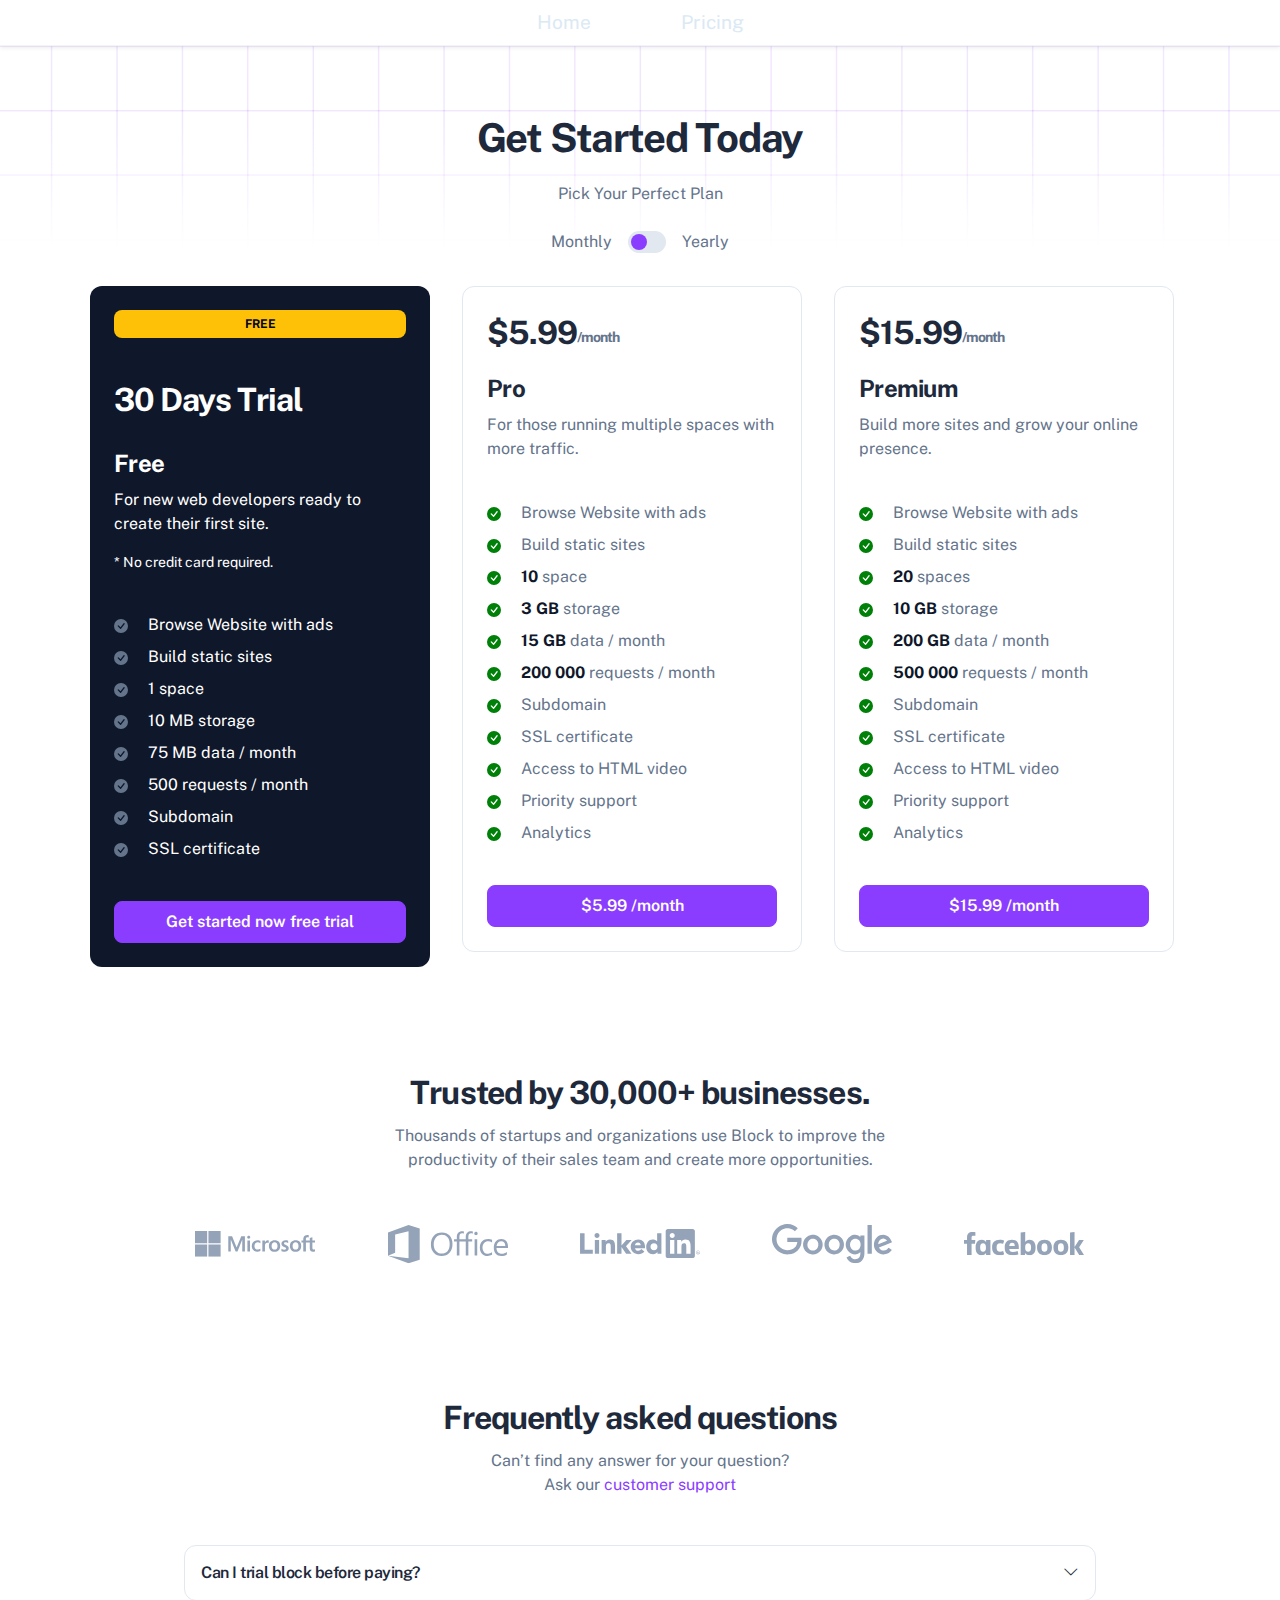
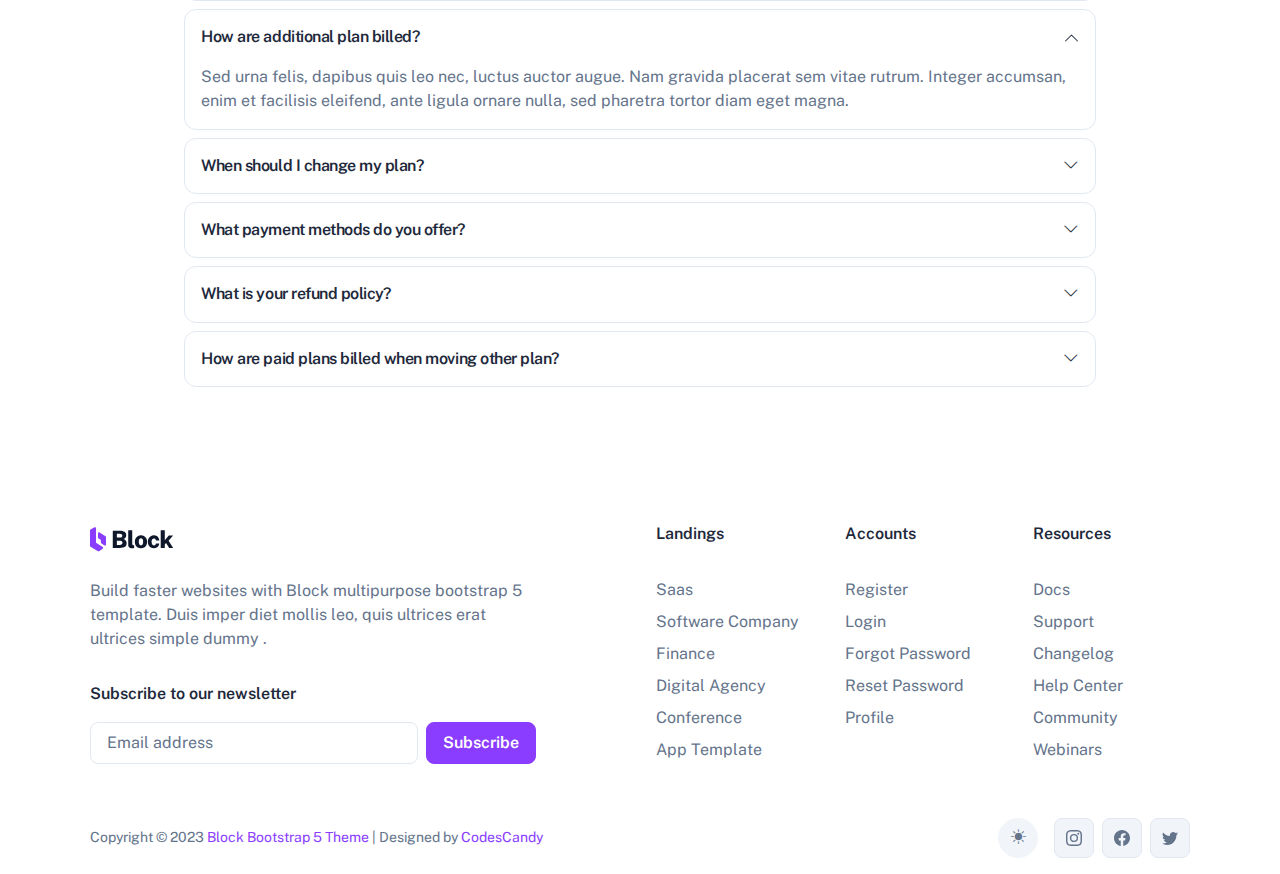
<file: pricing-v1.html>
<!doctype html>
<html lang="en">
   <head>
      <!-- Required meta tags -->
      <meta charset="utf-8" />
      <meta name="viewport" content="width=device-width, initial-scale=1, shrink-to-fit=no" />

      <link rel="stylesheet" href="./assets/libs/swiper/swiper-bundle.min.css" />
      <!-- Favicon icon-->
      <link rel="icon" type="image/x-icon" sizes="16x16" href="icons8-leaf-sf-black-filled-16.png">
      <link rel="icon" type="image/x-icon" sizes="32x32" href="icons8-leaf-sf-black-filled-32.png">
      <link rel="icon" type="image/x-icon" sizes="96x96" href="icons8-leaf-sf-black-filled-96.png">
      

      <!-- Color modes -->
      <script src="./assets/js/vendors/color-modes.js"></script>

      <!-- Libs CSS -->
      <link href="./assets/libs/simplebar/dist/simplebar.min.css" rel="stylesheet" />
      <link href="./assets/libs/bootstrap-icons/font/bootstrap-icons.min.css" rel="stylesheet" />

      <!-- Scroll Cue -->
      <link rel="stylesheet" href="./assets/libs/scrollcue/scrollCue.css" />

      <!-- Box icons -->
      <link rel="stylesheet" href="./assets/fonts/css/boxicons.min.css" />

      <!-- Theme CSS -->
      <link rel="stylesheet" href="./assets/css/theme.min.css" />

      <title>Pricing</title>
   </head>

   <body>
      <!-- Navbar -->
      <header>
         <nav class="navbar navbar-expand-lg navbar-light w-100 transparent">
            <div class="container px-3">
       
               <button class="navbar-toggler offcanvas-nav-btn" type="button">
                  <i class="bi bi-list"></i>
               </button>
               <div class="offcanvas offcanvas-start offcanvas-nav" style="width: 20rem">
                  <div class="offcanvas-header">
                    
                     <button type="button" class="btn-close" data-bs-dismiss="offcanvas" aria-label="Close"></button>
                  </div>
                  <div class="offcanvas-body pt-0 align-items-center">
                     <ul class="navbar-nav mx-auto align-items-lg-center">
                        <li class="nav-item dropdown">
                           <a href="index.html" role="button" style="padding: 5vh; font-size: larger; color: #DBE9F4;">Home</a>
                        </li>
                        <li class="nav-item dropdown">
                           <a href="pricing-v1.html" role="button" style="padding: 5vh; font-size: larger; color: #DBE9F4;">Pricing</a>
                        </li>
                        
                     
                     </ul>
                     
                     </div>
                  </div>
               </div>
            
         </nav>
      </header>

      <main>
         <div class="pattern-square"></div>
         <!--Pageheader start-->
         <section class="py-5 py-lg-8">
            <div class="container">
               <div class="row">
                  <div class="col-lg-6 offset-lg-3 col-md-12 col-12">
                     <div class="text-center">
                        <h1 class="mb-1 mb-lg-3">Get Started Today</h1>
                        <p class="mb-0">Pick Your Perfect Plan</p>
                     </div>
                  </div>
               </div>
            </div>
         </section>
         <!--Pageheader end-->
         <!--Pricing start-->
         <section class="pt-4 mt-lg-n8">
            <div class="container price-wrapper">
               <div class="row">
                  <div class="col-12 z-1">
                     <div class="mb-5">
                        <div class="price-switcher-wrapper switcher">
                           <p class="mb-0 pe-3">Monthly</p>
                           <div class="price-switchers">
                              <div class="price-switcher price-switcher-active"></div>
                              <div class="price-switcher"></div>
                              <div class="switcher-button bg-primary"></div>
                           </div>
                           <p class="mb-0 ps-3">Yearly</p>
                        </div>
                     </div>
                  </div>
               </div>
               <div class="table-responsive-xl">
                  <div class="row flex-nowrap pb-4 me-5 me-lg-0">
                     <div class="col-xl-4 col-lg-4 col-md-6 col-12">
                        <!--card-->
                        <div class="card bg-dark border-0">
                           <div class="card-body text-white">
                              <span class="badge text-bg-warning text-uppercase mb-6 d-block py-2">free</span>

                              <h1 class="text-white mb-4 h2">30 Days Trial</h1>
                              <div class="mb-6">
                                 <h2 class="h3 text-white">Free</h2>
                                 <p>For new web developers ready to create their first site.</p>
                                 <p class="mb-0 small">* No credit card required.</p>
                              </div>

                              <ul class="list-unstyled mb-0">
                                 <li class="mb-2">
                                    <svg xmlns="http://www.w3.org/2000/svg" width="14" height="14" fill="currentColor" class="bi bi-check-circle-fill text-body" viewBox="0 0 16 16">
                                       <path
                                          d="M16 8A8 8 0 1 1 0 8a8 8 0 0 1 16 0zm-3.97-3.03a.75.75 0 0 0-1.08.022L7.477 9.417 5.384 7.323a.75.75 0 0 0-1.06 1.06L6.97 11.03a.75.75 0 0 0 1.079-.02l3.992-4.99a.75.75 0 0 0-.01-1.05z" />
                                    </svg>
                                    <span class="ms-3">Browse Website with ads</span>
                                 </li>
                                 <li class="mb-2">
                                    <svg xmlns="http://www.w3.org/2000/svg" width="14" height="14" fill="currentColor" class="bi bi-check-circle-fill text-body" viewBox="0 0 16 16">
                                       <path
                                          d="M16 8A8 8 0 1 1 0 8a8 8 0 0 1 16 0zm-3.97-3.03a.75.75 0 0 0-1.08.022L7.477 9.417 5.384 7.323a.75.75 0 0 0-1.06 1.06L6.97 11.03a.75.75 0 0 0 1.079-.02l3.992-4.99a.75.75 0 0 0-.01-1.05z" />
                                    </svg>
                                    <span class="ms-3">Build static sites</span>
                                 </li>
                                 <li class="mb-2">
                                    <svg xmlns="http://www.w3.org/2000/svg" width="14" height="14" fill="currentColor" class="bi bi-check-circle-fill text-body" viewBox="0 0 16 16">
                                       <path
                                          d="M16 8A8 8 0 1 1 0 8a8 8 0 0 1 16 0zm-3.97-3.03a.75.75 0 0 0-1.08.022L7.477 9.417 5.384 7.323a.75.75 0 0 0-1.06 1.06L6.97 11.03a.75.75 0 0 0 1.079-.02l3.992-4.99a.75.75 0 0 0-.01-1.05z" />
                                    </svg>
                                    <span class="ms-3">1 space</span>
                                 </li>
                                 <li class="mb-2">
                                    <svg xmlns="http://www.w3.org/2000/svg" width="14" height="14" fill="currentColor" class="bi bi-check-circle-fill text-body" viewBox="0 0 16 16">
                                       <path
                                          d="M16 8A8 8 0 1 1 0 8a8 8 0 0 1 16 0zm-3.97-3.03a.75.75 0 0 0-1.08.022L7.477 9.417 5.384 7.323a.75.75 0 0 0-1.06 1.06L6.97 11.03a.75.75 0 0 0 1.079-.02l3.992-4.99a.75.75 0 0 0-.01-1.05z" />
                                    </svg>
                                    <span class="ms-3">10 MB storage</span>
                                 </li>
                                 <li class="mb-2">
                                    <svg xmlns="http://www.w3.org/2000/svg" width="14" height="14" fill="currentColor" class="bi bi-check-circle-fill text-body" viewBox="0 0 16 16">
                                       <path
                                          d="M16 8A8 8 0 1 1 0 8a8 8 0 0 1 16 0zm-3.97-3.03a.75.75 0 0 0-1.08.022L7.477 9.417 5.384 7.323a.75.75 0 0 0-1.06 1.06L6.97 11.03a.75.75 0 0 0 1.079-.02l3.992-4.99a.75.75 0 0 0-.01-1.05z" />
                                    </svg>
                                    <span class="ms-3">75 MB data / month</span>
                                 </li>
                                 <li class="mb-2">
                                    <svg xmlns="http://www.w3.org/2000/svg" width="14" height="14" fill="currentColor" class="bi bi-check-circle-fill text-body" viewBox="0 0 16 16">
                                       <path
                                          d="M16 8A8 8 0 1 1 0 8a8 8 0 0 1 16 0zm-3.97-3.03a.75.75 0 0 0-1.08.022L7.477 9.417 5.384 7.323a.75.75 0 0 0-1.06 1.06L6.97 11.03a.75.75 0 0 0 1.079-.02l3.992-4.99a.75.75 0 0 0-.01-1.05z" />
                                    </svg>
                                    <span class="ms-3">500 requests / month</span>
                                 </li>
                                 <li class="mb-2">
                                    <svg xmlns="http://www.w3.org/2000/svg" width="14" height="14" fill="currentColor" class="bi bi-check-circle-fill text-body" viewBox="0 0 16 16">
                                       <path
                                          d="M16 8A8 8 0 1 1 0 8a8 8 0 0 1 16 0zm-3.97-3.03a.75.75 0 0 0-1.08.022L7.477 9.417 5.384 7.323a.75.75 0 0 0-1.06 1.06L6.97 11.03a.75.75 0 0 0 1.079-.02l3.992-4.99a.75.75 0 0 0-.01-1.05z" />
                                    </svg>
                                    <span class="ms-3">Subdomain</span>
                                 </li>
                                 <li>
                                    <svg xmlns="http://www.w3.org/2000/svg" width="14" height="14" fill="currentColor" class="bi bi-check-circle-fill text-body" viewBox="0 0 16 16">
                                       <path
                                          d="M16 8A8 8 0 1 1 0 8a8 8 0 0 1 16 0zm-3.97-3.03a.75.75 0 0 0-1.08.022L7.477 9.417 5.384 7.323a.75.75 0 0 0-1.06 1.06L6.97 11.03a.75.75 0 0 0 1.079-.02l3.992-4.99a.75.75 0 0 0-.01-1.05z" />
                                    </svg>
                                    <span class="ms-3">SSL certificate</span>
                                 </li>
                              </ul>
                              <div class="d-grid mt-6">
                                 <a href="#" class="btn btn-primary">Get started now free trial</a>
                              </div>
                           </div>
                        </div>
                        <!--card-->
                     </div>
                     <div class="col-xl-4 col-lg-4 col-md-6 col-12">
                        <!--card-->
                        <div class="card pricing">
                           <div class="card-body">
                              <h2 class="mb-4 d-flex align-items-center">
                                 <div class="price-text">
                                    <div class="price price-show">
                                       <span>$</span>
                                       <span>5.99</span>
                                       <span class="price-duration fs-6 text-body mt-auto mb-2">/month</span>
                                    </div>
                                    <div class="price price-hide price-hidden">
                                       <span>$</span>
                                       <span>19.99</span>
                                       <span class="price-duration fs-6 text-body mt-auto mb-2">/year</span>
                                    </div>
                                 </div>
                              </h2>
                              <div class="mb-6">
                                 <h3>Pro</h3>
                                 <p class="mb-0">For those running multiple spaces with more traffic.</p>
                              </div>

                              <ul class="list-unstyled mb-0">
                                 <li class="mb-2">
                                    <svg xmlns="http://www.w3.org/2000/svg" width="14" height="14" fill="currentColor" class="bi bi-check-circle-fill text-success" viewBox="0 0 16 16">
                                       <path
                                          d="M16 8A8 8 0 1 1 0 8a8 8 0 0 1 16 0zm-3.97-3.03a.75.75 0 0 0-1.08.022L7.477 9.417 5.384 7.323a.75.75 0 0 0-1.06 1.06L6.97 11.03a.75.75 0 0 0 1.079-.02l3.992-4.99a.75.75 0 0 0-.01-1.05z" />
                                    </svg>
                                    <span class="ms-3">Browse Website with ads</span>
                                 </li>
                                 <li class="mb-2">
                                    <svg xmlns="http://www.w3.org/2000/svg" width="14" height="14" fill="currentColor" class="bi bi-check-circle-fill text-success" viewBox="0 0 16 16">
                                       <path
                                          d="M16 8A8 8 0 1 1 0 8a8 8 0 0 1 16 0zm-3.97-3.03a.75.75 0 0 0-1.08.022L7.477 9.417 5.384 7.323a.75.75 0 0 0-1.06 1.06L6.97 11.03a.75.75 0 0 0 1.079-.02l3.992-4.99a.75.75 0 0 0-.01-1.05z" />
                                    </svg>
                                    <span class="ms-3">Build static sites</span>
                                 </li>
                                 <li class="mb-2">
                                    <svg xmlns="http://www.w3.org/2000/svg" width="14" height="14" fill="currentColor" class="bi bi-check-circle-fill text-success" viewBox="0 0 16 16">
                                       <path
                                          d="M16 8A8 8 0 1 1 0 8a8 8 0 0 1 16 0zm-3.97-3.03a.75.75 0 0 0-1.08.022L7.477 9.417 5.384 7.323a.75.75 0 0 0-1.06 1.06L6.97 11.03a.75.75 0 0 0 1.079-.02l3.992-4.99a.75.75 0 0 0-.01-1.05z" />
                                    </svg>
                                    <span class="ms-3">
                                       <span class="fw-bold text-dark">10</span>
                                       space
                                    </span>
                                 </li>
                                 <li class="mb-2">
                                    <svg xmlns="http://www.w3.org/2000/svg" width="14" height="14" fill="currentColor" class="bi bi-check-circle-fill text-success" viewBox="0 0 16 16">
                                       <path
                                          d="M16 8A8 8 0 1 1 0 8a8 8 0 0 1 16 0zm-3.97-3.03a.75.75 0 0 0-1.08.022L7.477 9.417 5.384 7.323a.75.75 0 0 0-1.06 1.06L6.97 11.03a.75.75 0 0 0 1.079-.02l3.992-4.99a.75.75 0 0 0-.01-1.05z" />
                                    </svg>
                                    <span class="ms-3">
                                       <span class="text-dark fw-bold">3 GB</span>
                                       storage
                                    </span>
                                 </li>
                                 <li class="mb-2">
                                    <svg xmlns="http://www.w3.org/2000/svg" width="14" height="14" fill="currentColor" class="bi bi-check-circle-fill text-success" viewBox="0 0 16 16">
                                       <path
                                          d="M16 8A8 8 0 1 1 0 8a8 8 0 0 1 16 0zm-3.97-3.03a.75.75 0 0 0-1.08.022L7.477 9.417 5.384 7.323a.75.75 0 0 0-1.06 1.06L6.97 11.03a.75.75 0 0 0 1.079-.02l3.992-4.99a.75.75 0 0 0-.01-1.05z" />
                                    </svg>
                                    <span class="ms-3">
                                       <span class="text-dark fw-bold">15 GB</span>
                                       data / month
                                    </span>
                                 </li>
                                 <li class="mb-2">
                                    <svg xmlns="http://www.w3.org/2000/svg" width="14" height="14" fill="currentColor" class="bi bi-check-circle-fill text-success" viewBox="0 0 16 16">
                                       <path
                                          d="M16 8A8 8 0 1 1 0 8a8 8 0 0 1 16 0zm-3.97-3.03a.75.75 0 0 0-1.08.022L7.477 9.417 5.384 7.323a.75.75 0 0 0-1.06 1.06L6.97 11.03a.75.75 0 0 0 1.079-.02l3.992-4.99a.75.75 0 0 0-.01-1.05z" />
                                    </svg>
                                    <span class="ms-3">
                                       <span class="fw-bold text-dark">200 000</span>
                                       requests / month
                                    </span>
                                 </li>
                                 <li class="mb-2">
                                    <svg xmlns="http://www.w3.org/2000/svg" width="14" height="14" fill="currentColor" class="bi bi-check-circle-fill text-success" viewBox="0 0 16 16">
                                       <path
                                          d="M16 8A8 8 0 1 1 0 8a8 8 0 0 1 16 0zm-3.97-3.03a.75.75 0 0 0-1.08.022L7.477 9.417 5.384 7.323a.75.75 0 0 0-1.06 1.06L6.97 11.03a.75.75 0 0 0 1.079-.02l3.992-4.99a.75.75 0 0 0-.01-1.05z" />
                                    </svg>
                                    <span class="ms-3">Subdomain</span>
                                 </li>
                                 <li class="mb-2">
                                    <svg xmlns="http://www.w3.org/2000/svg" width="14" height="14" fill="currentColor" class="bi bi-check-circle-fill text-success" viewBox="0 0 16 16">
                                       <path
                                          d="M16 8A8 8 0 1 1 0 8a8 8 0 0 1 16 0zm-3.97-3.03a.75.75 0 0 0-1.08.022L7.477 9.417 5.384 7.323a.75.75 0 0 0-1.06 1.06L6.97 11.03a.75.75 0 0 0 1.079-.02l3.992-4.99a.75.75 0 0 0-.01-1.05z" />
                                    </svg>
                                    <span class="ms-3">SSL certificate</span>
                                 </li>
                                 <li class="mb-2">
                                    <svg xmlns="http://www.w3.org/2000/svg" width="14" height="14" fill="currentColor" class="bi bi-check-circle-fill text-success" viewBox="0 0 16 16">
                                       <path
                                          d="M16 8A8 8 0 1 1 0 8a8 8 0 0 1 16 0zm-3.97-3.03a.75.75 0 0 0-1.08.022L7.477 9.417 5.384 7.323a.75.75 0 0 0-1.06 1.06L6.97 11.03a.75.75 0 0 0 1.079-.02l3.992-4.99a.75.75 0 0 0-.01-1.05z" />
                                    </svg>
                                    <span class="ms-3">Access to HTML video</span>
                                 </li>
                                 <li class="mb-2">
                                    <svg xmlns="http://www.w3.org/2000/svg" width="14" height="14" fill="currentColor" class="bi bi-check-circle-fill text-success" viewBox="0 0 16 16">
                                       <path
                                          d="M16 8A8 8 0 1 1 0 8a8 8 0 0 1 16 0zm-3.97-3.03a.75.75 0 0 0-1.08.022L7.477 9.417 5.384 7.323a.75.75 0 0 0-1.06 1.06L6.97 11.03a.75.75 0 0 0 1.079-.02l3.992-4.99a.75.75 0 0 0-.01-1.05z" />
                                    </svg>
                                    <span class="ms-3">Priority support</span>
                                 </li>

                                 <li>
                                    <svg xmlns="http://www.w3.org/2000/svg" width="14" height="14" fill="currentColor" class="bi bi-check-circle-fill text-success" viewBox="0 0 16 16">
                                       <path
                                          d="M16 8A8 8 0 1 1 0 8a8 8 0 0 1 16 0zm-3.97-3.03a.75.75 0 0 0-1.08.022L7.477 9.417 5.384 7.323a.75.75 0 0 0-1.06 1.06L6.97 11.03a.75.75 0 0 0 1.079-.02l3.992-4.99a.75.75 0 0 0-.01-1.05z" />
                                    </svg>
                                    <span class="ms-3">Analytics</span>
                                 </li>
                              </ul>
                              <div class="d-grid mt-6">
                                 <a href="#" class="btn btn-primary">$5.99 /month</a>
                              </div>
                           </div>
                        </div>
                        <!--card-->
                     </div>
                     <div class="col-xl-4 col-lg-4 col-md-6 col-12">
                        <!--card-->
                        <div class="card pricing">
                           <div class="card-body">
                              <h2 class="mb-4 d-flex align-items-center">
                                 <div class="price-text">
                                    <div class="price price-show">
                                       <span>$</span>
                                       <span>15.99</span>
                                       <span class="price-duration fs-6 text-body mt-auto mb-2">/month</span>
                                    </div>
                                    <div class="price price-hide price-hidden">
                                       <span>$</span>
                                       <span>39.99</span>
                                       <span class="price-duration fs-6 text-body mt-auto mb-2">/year</span>
                                    </div>
                                 </div>
                              </h2>
                              <div class="mb-6">
                                 <h3>Premium</h3>
                                 <p class="mb-0">Build more sites and grow your online presence.</p>
                              </div>

                              <ul class="list-unstyled mb-0">
                                 <li class="mb-2">
                                    <svg xmlns="http://www.w3.org/2000/svg" width="14" height="14" fill="currentColor" class="bi bi-check-circle-fill text-success" viewBox="0 0 16 16">
                                       <path
                                          d="M16 8A8 8 0 1 1 0 8a8 8 0 0 1 16 0zm-3.97-3.03a.75.75 0 0 0-1.08.022L7.477 9.417 5.384 7.323a.75.75 0 0 0-1.06 1.06L6.97 11.03a.75.75 0 0 0 1.079-.02l3.992-4.99a.75.75 0 0 0-.01-1.05z" />
                                    </svg>
                                    <span class="ms-3">Browse Website with ads</span>
                                 </li>
                                 <li class="mb-2">
                                    <svg xmlns="http://www.w3.org/2000/svg" width="14" height="14" fill="currentColor" class="bi bi-check-circle-fill text-success" viewBox="0 0 16 16">
                                       <path
                                          d="M16 8A8 8 0 1 1 0 8a8 8 0 0 1 16 0zm-3.97-3.03a.75.75 0 0 0-1.08.022L7.477 9.417 5.384 7.323a.75.75 0 0 0-1.06 1.06L6.97 11.03a.75.75 0 0 0 1.079-.02l3.992-4.99a.75.75 0 0 0-.01-1.05z" />
                                    </svg>
                                    <span class="ms-3">Build static sites</span>
                                 </li>
                                 <li class="mb-2">
                                    <svg xmlns="http://www.w3.org/2000/svg" width="14" height="14" fill="currentColor" class="bi bi-check-circle-fill text-success" viewBox="0 0 16 16">
                                       <path
                                          d="M16 8A8 8 0 1 1 0 8a8 8 0 0 1 16 0zm-3.97-3.03a.75.75 0 0 0-1.08.022L7.477 9.417 5.384 7.323a.75.75 0 0 0-1.06 1.06L6.97 11.03a.75.75 0 0 0 1.079-.02l3.992-4.99a.75.75 0 0 0-.01-1.05z" />
                                    </svg>
                                    <span class="ms-3">
                                       <span class="text-dark fw-bold">20</span>
                                       spaces
                                    </span>
                                 </li>
                                 <li class="mb-2">
                                    <svg xmlns="http://www.w3.org/2000/svg" width="14" height="14" fill="currentColor" class="bi bi-check-circle-fill text-success" viewBox="0 0 16 16">
                                       <path
                                          d="M16 8A8 8 0 1 1 0 8a8 8 0 0 1 16 0zm-3.97-3.03a.75.75 0 0 0-1.08.022L7.477 9.417 5.384 7.323a.75.75 0 0 0-1.06 1.06L6.97 11.03a.75.75 0 0 0 1.079-.02l3.992-4.99a.75.75 0 0 0-.01-1.05z" />
                                    </svg>
                                    <span class="ms-3">
                                       <span class="text-dark fw-bold">10 GB</span>
                                       storage
                                    </span>
                                 </li>
                                 <li class="mb-2">
                                    <svg xmlns="http://www.w3.org/2000/svg" width="14" height="14" fill="currentColor" class="bi bi-check-circle-fill text-success" viewBox="0 0 16 16">
                                       <path
                                          d="M16 8A8 8 0 1 1 0 8a8 8 0 0 1 16 0zm-3.97-3.03a.75.75 0 0 0-1.08.022L7.477 9.417 5.384 7.323a.75.75 0 0 0-1.06 1.06L6.97 11.03a.75.75 0 0 0 1.079-.02l3.992-4.99a.75.75 0 0 0-.01-1.05z" />
                                    </svg>
                                    <span class="ms-3">
                                       <span class="text-dark fw-bold">200 GB</span>
                                       data / month
                                    </span>
                                 </li>
                                 <li class="mb-2">
                                    <svg xmlns="http://www.w3.org/2000/svg" width="14" height="14" fill="currentColor" class="bi bi-check-circle-fill text-success" viewBox="0 0 16 16">
                                       <path
                                          d="M16 8A8 8 0 1 1 0 8a8 8 0 0 1 16 0zm-3.97-3.03a.75.75 0 0 0-1.08.022L7.477 9.417 5.384 7.323a.75.75 0 0 0-1.06 1.06L6.97 11.03a.75.75 0 0 0 1.079-.02l3.992-4.99a.75.75 0 0 0-.01-1.05z" />
                                    </svg>
                                    <span class="ms-3">
                                       <span class="fw-bold text-dark">500 000</span>
                                       requests / month
                                    </span>
                                 </li>
                                 <li class="mb-2">
                                    <svg xmlns="http://www.w3.org/2000/svg" width="14" height="14" fill="currentColor" class="bi bi-check-circle-fill text-success" viewBox="0 0 16 16">
                                       <path
                                          d="M16 8A8 8 0 1 1 0 8a8 8 0 0 1 16 0zm-3.97-3.03a.75.75 0 0 0-1.08.022L7.477 9.417 5.384 7.323a.75.75 0 0 0-1.06 1.06L6.97 11.03a.75.75 0 0 0 1.079-.02l3.992-4.99a.75.75 0 0 0-.01-1.05z" />
                                    </svg>
                                    <span class="ms-3">Subdomain</span>
                                 </li>
                                 <li class="mb-2">
                                    <svg xmlns="http://www.w3.org/2000/svg" width="14" height="14" fill="currentColor" class="bi bi-check-circle-fill text-success" viewBox="0 0 16 16">
                                       <path
                                          d="M16 8A8 8 0 1 1 0 8a8 8 0 0 1 16 0zm-3.97-3.03a.75.75 0 0 0-1.08.022L7.477 9.417 5.384 7.323a.75.75 0 0 0-1.06 1.06L6.97 11.03a.75.75 0 0 0 1.079-.02l3.992-4.99a.75.75 0 0 0-.01-1.05z" />
                                    </svg>
                                    <span class="ms-3">SSL certificate</span>
                                 </li>
                                 <li class="mb-2">
                                    <svg xmlns="http://www.w3.org/2000/svg" width="14" height="14" fill="currentColor" class="bi bi-check-circle-fill text-success" viewBox="0 0 16 16">
                                       <path
                                          d="M16 8A8 8 0 1 1 0 8a8 8 0 0 1 16 0zm-3.97-3.03a.75.75 0 0 0-1.08.022L7.477 9.417 5.384 7.323a.75.75 0 0 0-1.06 1.06L6.97 11.03a.75.75 0 0 0 1.079-.02l3.992-4.99a.75.75 0 0 0-.01-1.05z" />
                                    </svg>
                                    <span class="ms-3">Access to HTML video</span>
                                 </li>
                                 <li class="mb-2">
                                    <svg xmlns="http://www.w3.org/2000/svg" width="14" height="14" fill="currentColor" class="bi bi-check-circle-fill text-success" viewBox="0 0 16 16">
                                       <path
                                          d="M16 8A8 8 0 1 1 0 8a8 8 0 0 1 16 0zm-3.97-3.03a.75.75 0 0 0-1.08.022L7.477 9.417 5.384 7.323a.75.75 0 0 0-1.06 1.06L6.97 11.03a.75.75 0 0 0 1.079-.02l3.992-4.99a.75.75 0 0 0-.01-1.05z" />
                                    </svg>
                                    <span class="ms-3">Priority support</span>
                                 </li>

                                 <li>
                                    <svg xmlns="http://www.w3.org/2000/svg" width="14" height="14" fill="currentColor" class="bi bi-check-circle-fill text-success" viewBox="0 0 16 16">
                                       <path
                                          d="M16 8A8 8 0 1 1 0 8a8 8 0 0 1 16 0zm-3.97-3.03a.75.75 0 0 0-1.08.022L7.477 9.417 5.384 7.323a.75.75 0 0 0-1.06 1.06L6.97 11.03a.75.75 0 0 0 1.079-.02l3.992-4.99a.75.75 0 0 0-.01-1.05z" />
                                    </svg>
                                    <span class="ms-3">Analytics</span>
                                 </li>
                              </ul>
                              <div class="d-grid mt-6">
                                 <a href="#" class="btn btn-primary">$15.99 /month</a>
                              </div>
                           </div>
                        </div>
                        <!--card-->
                     </div>
                  </div>
               </div>
            </div>
         </section>
         <!--Pricing end-->
         <!--Trusted start-->
         <section class="my-xl-9 my-4">
            <div class="container">
               <div class="row">
                  <div class="col-lg-6 offset-lg-3 col-md-12 col-12">
                     <div class="text-center mb-7">
                        <h2>Trusted by 30,000+ businesses.</h2>
                        <p class="mb-0">Thousands of startups and organizations use Block to improve the productivity of their sales team and create more opportunities.</p>
                     </div>
                  </div>
               </div>
               <div class="row">
                  <div class="col-lg-10 offset-lg-1 col-12">
                     <div class="swiper logoSwiper">
                        <div class="swiper-wrapper mb-7">
                           <div class="swiper-slide">
                              <figure class="text-center mb-4 mb-lg-0">
                                 <img src="./assets/images/client-logo/clients-logo-1.svg" alt="logo" />
                              </figure>
                           </div>
                           <div class="swiper-slide">
                              <figure class="text-center mb-4 mb-lg-0">
                                 <img src="./assets/images/client-logo/clients-logo-2.svg" alt="logo" />
                              </figure>
                           </div>
                           <div class="swiper-slide">
                              <figure class="text-center mb-4 mb-lg-0">
                                 <img src="./assets/images/client-logo/clients-logo-3.svg" alt="logo" />
                              </figure>
                           </div>
                           <div class="swiper-slide">
                              <figure class="text-center mb-4 mb-lg-0">
                                 <img src="./assets/images/client-logo/clients-logo-4.svg" alt="logo" />
                              </figure>
                           </div>
                           <div class="swiper-slide">
                              <figure class="text-center mb-4 mb-lg-0">
                                 <img src="./assets/images/client-logo/clients-logo-5.svg" alt="logo" />
                              </figure>
                           </div>
                        </div>
                        <div class="swiper-pagination"></div>
                     </div>
                  </div>
               </div>
            </div>
         </section>
         <!--Trusted end-->
         <!--Asked question start-->
         <section class="mb-xl-9 mb-4">
            <div class="container">
               <div class="row">
                  <div class="col-lg-10 offset-lg-1 col-md-12 col-12">
                     <div class="text-center mb-7">
                        <h2>Frequently asked questions</h2>
                        <p class="mb-0">
                           Can’t find any answer for your question?
                           <br />
                           Ask our
                           <a href="#" class="text-primary">customer support</a>
                        </p>
                     </div>
                  </div>
               </div>
               <div class="row">
                  <div class="col-lg-10 offset-lg-1 col-md-12 col-12">
                     <div class="accordion" id="accordionExample">
                        <div class="border mb-2 rounded-3 p-3">
                           <h2 class="h5 mb-0">
                              <a
                                 href="#"
                                 class="text-reset d-flex justify-content-between align-items-center"
                                 data-bs-toggle="collapse"
                                 data-bs-target="#collapseOne"
                                 aria-expanded="false"
                                 aria-controls="collapseOne">
                                 Can I trial block before paying?
                                 <span class="chevron-arrow"><i class="bi bi-chevron-down"></i></span>
                              </a>
                           </h2>
                           <div id="collapseOne" class="accordion-collapse collapse" data-bs-parent="#accordionExample">
                              <div class="mt-3">Lorem ipsum dolor sit amet, consectetur adipisicing elit. Quae harum adipisci possimus et. Iusto pariatur iste nam incidunt ratione modi.</div>
                           </div>
                        </div>

                        <div class="border mb-2 rounded-3 p-3">
                           <h2 class="h5 mb-0">
                              <a
                                 href="#"
                                 class="text-reset d-flex justify-content-between align-items-center"
                                 data-bs-toggle="collapse"
                                 data-bs-target="#collapseTwo"
                                 aria-expanded="true"
                                 aria-controls="collapseTwo">
                                 How are additional plan billed?
                                 <span class="chevron-arrow"><i class="bi bi-chevron-down"></i></span>
                              </a>
                           </h2>
                           <div id="collapseTwo" class="accordion-collapse collapse show" data-bs-parent="#accordionExample">
                              <div class="mt-3">
                                 Sed urna felis, dapibus quis leo nec, luctus auctor augue. Nam gravida placerat sem vitae rutrum. Integer accumsan, enim et facilisis eleifend, ante ligula ornare
                                 nulla, sed pharetra tortor diam eget magna.
                              </div>
                           </div>
                        </div>
                        <div class="border mb-2 rounded-3 p-3">
                           <h2 class="h5 mb-0">
                              <a
                                 href="#"
                                 class="text-reset d-flex justify-content-between align-items-center"
                                 data-bs-toggle="collapse"
                                 data-bs-target="#collapseThree"
                                 aria-expanded="false"
                                 aria-controls="collapseThree">
                                 When should I change my plan?
                                 <span class="chevron-arrow"><i class="bi bi-chevron-down"></i></span>
                              </a>
                           </h2>
                           <div id="collapseThree" class="accordion-collapse collapse" data-bs-parent="#accordionExample">
                              <div class="mt-3">
                                 Lorem ipsum dolor sit, amet consectetur adipisicing elit. Inventore tenetur cum doloremque iusto molestiae. Minus beatae quam cumque modi quidem asperiores aliquam
                                 pariatur in iste.
                              </div>
                           </div>
                        </div>
                        <div class="border mb-2 rounded-3 p-3">
                           <h2 class="h5 mb-0">
                              <a
                                 href="#"
                                 class="text-reset d-flex justify-content-between align-items-center"
                                 data-bs-toggle="collapse"
                                 data-bs-target="#collapseFour"
                                 aria-expanded="false"
                                 aria-controls="collapseFour">
                                 What payment methods do you offer?
                                 <span class="chevron-arrow"><i class="bi bi-chevron-down"></i></span>
                              </a>
                           </h2>
                           <div id="collapseFour" class="accordion-collapse collapse" data-bs-parent="#accordionExample">
                              <div class="mt-3">
                                 Lorem ipsum dolor sit, amet consectetur adipisicing elit. Inventore tenetur cum doloremque iusto molestiae. Minus beatae quam cumque modi quidem asperiores aliquam
                                 pariatur in iste.
                              </div>
                           </div>
                        </div>
                        <div class="border mb-2 rounded-3 p-3">
                           <h2 class="h5 mb-0">
                              <a
                                 href="#"
                                 class="text-reset d-flex justify-content-between align-items-center"
                                 data-bs-toggle="collapse"
                                 data-bs-target="#collapseFive"
                                 aria-expanded="false"
                                 aria-controls="collapseFive">
                                 What is your refund policy?
                                 <span class="chevron-arrow"><i class="bi bi-chevron-down"></i></span>
                              </a>
                           </h2>
                           <div id="collapseFive" class="accordion-collapse collapse" data-bs-parent="#accordionExample">
                              <div class="mt-3">
                                 Lorem ipsum dolor sit, amet consectetur adipisicing elit. Inventore tenetur cum doloremque iusto molestiae. Minus beatae quam cumque modi quidem asperiores aliquam
                                 pariatur in iste.
                              </div>
                           </div>
                        </div>
                        <div class="border mb-2 rounded-3 p-3">
                           <h2 class="h5 mb-0">
                              <a
                                 href="#"
                                 class="text-reset d-flex justify-content-between align-items-center"
                                 data-bs-toggle="collapse"
                                 data-bs-target="#collapseSix"
                                 aria-expanded="false"
                                 aria-controls="collapseSix">
                                 How are paid plans billed when moving other plan?
                                 <span class="chevron-arrow"><i class="bi bi-chevron-down"></i></span>
                              </a>
                           </h2>
                           <div id="collapseSix" class="accordion-collapse collapse" data-bs-parent="#accordionExample">
                              <div class="mt-3">
                                 Lorem ipsum dolor sit, amet consectetur adipisicing elit. Inventore tenetur cum doloremque iusto molestiae. Minus beatae quam cumque modi quidem asperiores aliquam
                                 pariatur in iste.
                              </div>
                           </div>
                        </div>
                     </div>
                  </div>
               </div>
            </div>
         </section>
         <!--Asked question end-->
      </main>
      <!-- Footer -->
      <footer class="pt-7">
         <div class="container">
            <!-- Footer 4 column -->
            <div class="row">
               <div class="col-xxl-5 col-lg-5 col-md-7">
                  <div class="mb-7 mb-xl-0">
                     <div class="mb-4">
                        <a href="#">
                           <img src="./assets/images/logo/logo.svg" alt="logo" class="text-inverse" />
                        </a>
                     </div>
                     <p class="mb-5">Build faster websites with Block multipurpose bootstrap 5 template. Duis imper diet mollis leo, quis ultrices erat ultrices simple dummy .</p>

                     <form class="needs-validation" novalidate>
                        <h5 class="mb-3">Subscribe to our newsletter</h5>
                        <div class="row g-2">
                           <div class="col-lg-9 col-8">
                              <label for="subscribeEmail" class="visually-hidden">Email</label>
                              <input type="email" class="form-control" id="subscribeEmail" placeholder="Email address" required />
                              <div class="invalid-feedback">Please enter email.</div>
                           </div>
                           <div class="col-lg-3 col-4">
                              <div>
                                 <button type="submit" class="btn btn-primary">Subscribe</button>
                              </div>
                           </div>
                        </div>
                     </form>
                  </div>
               </div>
               <div class="offset-xxl-1 col-xxl-6 col-lg-6 offset-md-1 col-md-4">
                  <div class="row" id="ft-links">
                     <div class="col-lg-4 col-12">
                        <div class="position-relative">
                           <div class="mb-3 pb-2 d-flex justify-content-between border-bottom border-bottom-lg-0">
                              <h5>Landings</h5>
                              <a
                                 class="d-block d-lg-none stretched-link text-inherit"
                                 data-bs-toggle="collapse"
                                 href="#collapseLanding"
                                 role="button"
                                 aria-expanded="false"
                                 aria-controls="collapseLanding">
                                 <i class="bi bi-chevron-down"></i>
                              </a>
                           </div>
                           <div class="collapse d-lg-block" id="collapseLanding" data-bs-parent="#ft-links">
                              <ul class="list-unstyled mb-0 py-3 py-lg-0">
                                 <li class="mb-2">
                                    <a href="./index.html" class="text-decoration-none text-reset">Saas</a>
                                 </li>
                                 <li class="mb-2">
                                    <a href="#!" class="text-decoration-none text-reset">Software Company</a>
                                 </li>
                                 <li class="mb-2">
                                    <a href="./landing-finance.html" class="text-decoration-none text-reset">Finance</a>
                                 </li>
                                 <li class="mb-2">
                                    <a href="./landing-jamstack-agancy.html" class="text-decoration-none text-reset">Digital Agency</a>
                                 </li>
                                 <li class="mb-2">
                                    <a href="./landing-conference.html" class="text-decoration-none text-reset">Conference</a>
                                 </li>
                                 <li class="mb-2">
                                    <a href="#!" class="text-decoration-none text-reset">App Template</a>
                                 </li>
                              </ul>
                           </div>
                        </div>
                     </div>
                     <div class="col-lg-4 col-12">
                        <div class="mb-3 pb-2 d-flex justify-content-between border-bottom border-bottom-lg-0 position-relative">
                           <h5>Accounts</h5>
                           <a
                              class="d-block d-lg-none stretched-link text-inherit"
                              data-bs-toggle="collapse"
                              href="#collapseAccounts"
                              role="button"
                              aria-expanded="false"
                              aria-controls="collapseAccounts">
                              <i class="bi bi-chevron-down"></i>
                           </a>
                        </div>
                        <div class="collapse d-lg-block" id="collapseAccounts" data-bs-parent="#ft-links">
                           <ul class="list-unstyled mb-0 py-3 py-lg-0">
                              <li class="mb-2">
                                 <a href="./signup.html" class="text-decoration-none text-reset">Register</a>
                              </li>
                              <li class="mb-2">
                                 <a href="./signin.html" class="text-decoration-none text-reset">Login</a>
                              </li>
                              <li class="mb-2">
                                 <a href="./forget-password.html" class="text-decoration-none text-reset">Forgot Password</a>
                              </li>
                              <li class="mb-2">
                                 <a href="./reset-password.html" class="text-decoration-none text-reset">Reset Password</a>
                              </li>
                              <li class="mb-2">
                                 <a href="#!" class="text-decoration-none text-reset">Profile</a>
                              </li>
                           </ul>
                        </div>
                     </div>
                     <div class="col-lg-4 col-12">
                        <div class="mb-3 pb-2 d-flex justify-content-between border-bottom border-bottom-lg-0 position-relative">
                           <h5>Resources</h5>
                           <a
                              class="d-block d-lg-none stretched-link text-inherit"
                              data-bs-toggle="collapse"
                              href="#collapseResources"
                              role="button"
                              aria-expanded="false"
                              aria-controls="collapseResources">
                              <i class="bi bi-chevron-down"></i>
                           </a>
                        </div>
                        <div class="collapse d-lg-block" id="collapseResources" data-bs-parent="#ft-links">
                           <ul class="list-unstyled mb-0 py-3 py-lg-0">
                              <li class="mb-2">
                                 <a href="./docs/index.html" class="text-decoration-none text-reset">Docs</a>
                              </li>
                              <li class="mb-2">
                                 <a href="#!" class="text-decoration-none text-reset">Support</a>
                              </li>
                              <li class="mb-2">
                                 <a href="./changelog.html" class="text-decoration-none text-reset">Changelog</a>
                              </li>
                              <li class="mb-2">
                                 <a href="#!" class="text-decoration-none text-reset">Help Center</a>
                              </li>
                              <li class="mb-2">
                                 <a href="#!" class="text-decoration-none text-reset">Community</a>
                              </li>
                              <li class="mb-2">
                                 <a href="#!" class="text-decoration-none text-reset">Webinars</a>
                              </li>
                           </ul>
                        </div>
                     </div>
                  </div>
               </div>
            </div>
         </div>
         <div class="container mt-7 mb-3">
            <div class="row align-items-center">
               <div class="col-md-9">
                  <div class="small mb-3 mb-md-0">
                     Copyright © 2023

                     <span class="text-primary"><a href="#">Block Bootstrap 5 Theme</a></span>
                     | Designed by
                     <span class="text-primary"><a href="#">CodesCandy</a></span>
                  </div>
               </div>
               <div class="col-md-3">
                  <div class="text-md-end d-flex align-items-center justify-content-md-end">
                     <div class="dropdown">
                        <button class="btn btn-light btn-icon rounded-circle d-flex align-items-center" type="button" aria-expanded="false" data-bs-toggle="dropdown" aria-label="Toggle theme (auto)">
                           <i class="bi theme-icon-active"></i>
                           <span class="visually-hidden bs-theme-text">Toggle theme</span>
                        </button>
                        <ul class="dropdown-menu dropdown-menu-end shadow" aria-labelledby="bs-theme-text">
                           <li>
                              <button type="button" class="dropdown-item d-flex align-items-center" data-bs-theme-value="light" aria-pressed="false">
                                 <i class="bi theme-icon bi-sun-fill"></i>
                                 <span class="ms-2">Light</span>
                              </button>
                           </li>
                           <li>
                              <button type="button" class="dropdown-item d-flex align-items-center" data-bs-theme-value="dark" aria-pressed="false">
                                 <i class="bi theme-icon bi-moon-stars-fill"></i>
                                 <span class="ms-2">Dark</span>
                              </button>
                           </li>
                           <li>
                              <button type="button" class="dropdown-item d-flex align-items-center active" data-bs-theme-value="auto" aria-pressed="true">
                                 <i class="bi theme-icon bi-circle-half"></i>
                                 <span class="ms-2">Auto</span>
                              </button>
                           </li>
                        </ul>
                     </div>
                     <div class="ms-3 d-flex gap-2">
                        <a href="#!" class="text-reset btn btn-instagram btn-icon">
                           <svg xmlns="http://www.w3.org/2000/svg" width="16" height="16" fill="currentColor" class="bi bi-instagram" viewBox="0 0 16 16">
                              <path
                                 d="M8 0C5.829 0 5.556.01 4.703.048 3.85.088 3.269.222 2.76.42a3.917 3.917 0 0 0-1.417.923A3.927 3.927 0 0 0 .42 2.76C.222 3.268.087 3.85.048 4.7.01 5.555 0 5.827 0 8.001c0 2.172.01 2.444.048 3.297.04.852.174 1.433.372 1.942.205.526.478.972.923 1.417.444.445.89.719 1.416.923.51.198 1.09.333 1.942.372C5.555 15.99 5.827 16 8 16s2.444-.01 3.298-.048c.851-.04 1.434-.174 1.943-.372a3.916 3.916 0 0 0 1.416-.923c.445-.445.718-.891.923-1.417.197-.509.332-1.09.372-1.942C15.99 10.445 16 10.173 16 8s-.01-2.445-.048-3.299c-.04-.851-.175-1.433-.372-1.941a3.926 3.926 0 0 0-.923-1.417A3.911 3.911 0 0 0 13.24.42c-.51-.198-1.092-.333-1.943-.372C10.443.01 10.172 0 7.998 0h.003zm-.717 1.442h.718c2.136 0 2.389.007 3.232.046.78.035 1.204.166 1.486.275.373.145.64.319.92.599.28.28.453.546.598.92.11.281.24.705.275 1.485.039.843.047 1.096.047 3.231s-.008 2.389-.047 3.232c-.035.78-.166 1.203-.275 1.485a2.47 2.47 0 0 1-.599.919c-.28.28-.546.453-.92.598-.28.11-.704.24-1.485.276-.843.038-1.096.047-3.232.047s-2.39-.009-3.233-.047c-.78-.036-1.203-.166-1.485-.276a2.478 2.478 0 0 1-.92-.598 2.48 2.48 0 0 1-.6-.92c-.109-.281-.24-.705-.275-1.485-.038-.843-.046-1.096-.046-3.233 0-2.136.008-2.388.046-3.231.036-.78.166-1.204.276-1.486.145-.373.319-.64.599-.92.28-.28.546-.453.92-.598.282-.11.705-.24 1.485-.276.738-.034 1.024-.044 2.515-.045v.002zm4.988 1.328a.96.96 0 1 0 0 1.92.96.96 0 0 0 0-1.92zm-4.27 1.122a4.109 4.109 0 1 0 0 8.217 4.109 4.109 0 0 0 0-8.217zm0 1.441a2.667 2.667 0 1 1 0 5.334 2.667 2.667 0 0 1 0-5.334z" />
                           </svg>
                        </a>
                        <a href="#!" class="text-reset btn btn-facebook btn-icon">
                           <svg xmlns="http://www.w3.org/2000/svg" width="16" height="16" fill="currentColor" class="bi bi-facebook" viewBox="0 0 16 16">
                              <path
                                 d="M16 8.049c0-4.446-3.582-8.05-8-8.05C3.58 0-.002 3.603-.002 8.05c0 4.017 2.926 7.347 6.75 7.951v-5.625h-2.03V8.05H6.75V6.275c0-2.017 1.195-3.131 3.022-3.131.876 0 1.791.157 1.791.157v1.98h-1.009c-.993 0-1.303.621-1.303 1.258v1.51h2.218l-.354 2.326H9.25V16c3.824-.604 6.75-3.934 6.75-7.951z" />
                           </svg>
                        </a>
                        <a href="#!" class="text-reset btn btn-twitter btn-icon">
                           <svg xmlns="http://www.w3.org/2000/svg" width="16" height="16" fill="currentColor" class="bi bi-twitter" viewBox="0 0 16 16">
                              <path
                                 d="M5.026 15c6.038 0 9.341-5.003 9.341-9.334 0-.14 0-.282-.006-.422A6.685 6.685 0 0 0 16 3.542a6.658 6.658 0 0 1-1.889.518 3.301 3.301 0 0 0 1.447-1.817 6.533 6.533 0 0 1-2.087.793A3.286 3.286 0 0 0 7.875 6.03a9.325 9.325 0 0 1-6.767-3.429 3.289 3.289 0 0 0 1.018 4.382A3.323 3.323 0 0 1 .64 6.575v.045a3.288 3.288 0 0 0 2.632 3.218 3.203 3.203 0 0 1-.865.115 3.23 3.23 0 0 1-.614-.057 3.283 3.283 0 0 0 3.067 2.277A6.588 6.588 0 0 1 .78 13.58a6.32 6.32 0 0 1-.78-.045A9.344 9.344 0 0 0 5.026 15z" />
                           </svg>
                        </a>
                     </div>
                  </div>
               </div>
            </div>
         </div>
      </footer>
      <!-- Scroll top -->
      <div class="btn-scroll-top">
         <svg class="progress-square svg-content" width="100%" height="100%" viewBox="0 0 40 40">
            <path d="M8 1H32C35.866 1 39 4.13401 39 8V32C39 35.866 35.866 39 32 39H8C4.13401 39 1 35.866 1 32V8C1 4.13401 4.13401 1 8 1Z" />
         </svg>
      </div>
      <!-- Libs JS -->
      <script src="./assets/libs/bootstrap/dist/js/bootstrap.bundle.min.js"></script>
      <script src="./assets/libs/simplebar/dist/simplebar.min.js"></script>
      <script src="./assets/libs/headhesive/dist/headhesive.min.js"></script>

      <!-- Theme JS -->
      <script src="./assets/js/theme.min.js"></script>

      <!-- Swiper JS -->
      <script src="./assets/libs/swiper/swiper-bundle.min.js"></script>
      <script src="./assets/js/vendors/swiper.js"></script>
      <script src="./assets/js/vendors/pricing.js"></script>
   </body>
</html>
</file>
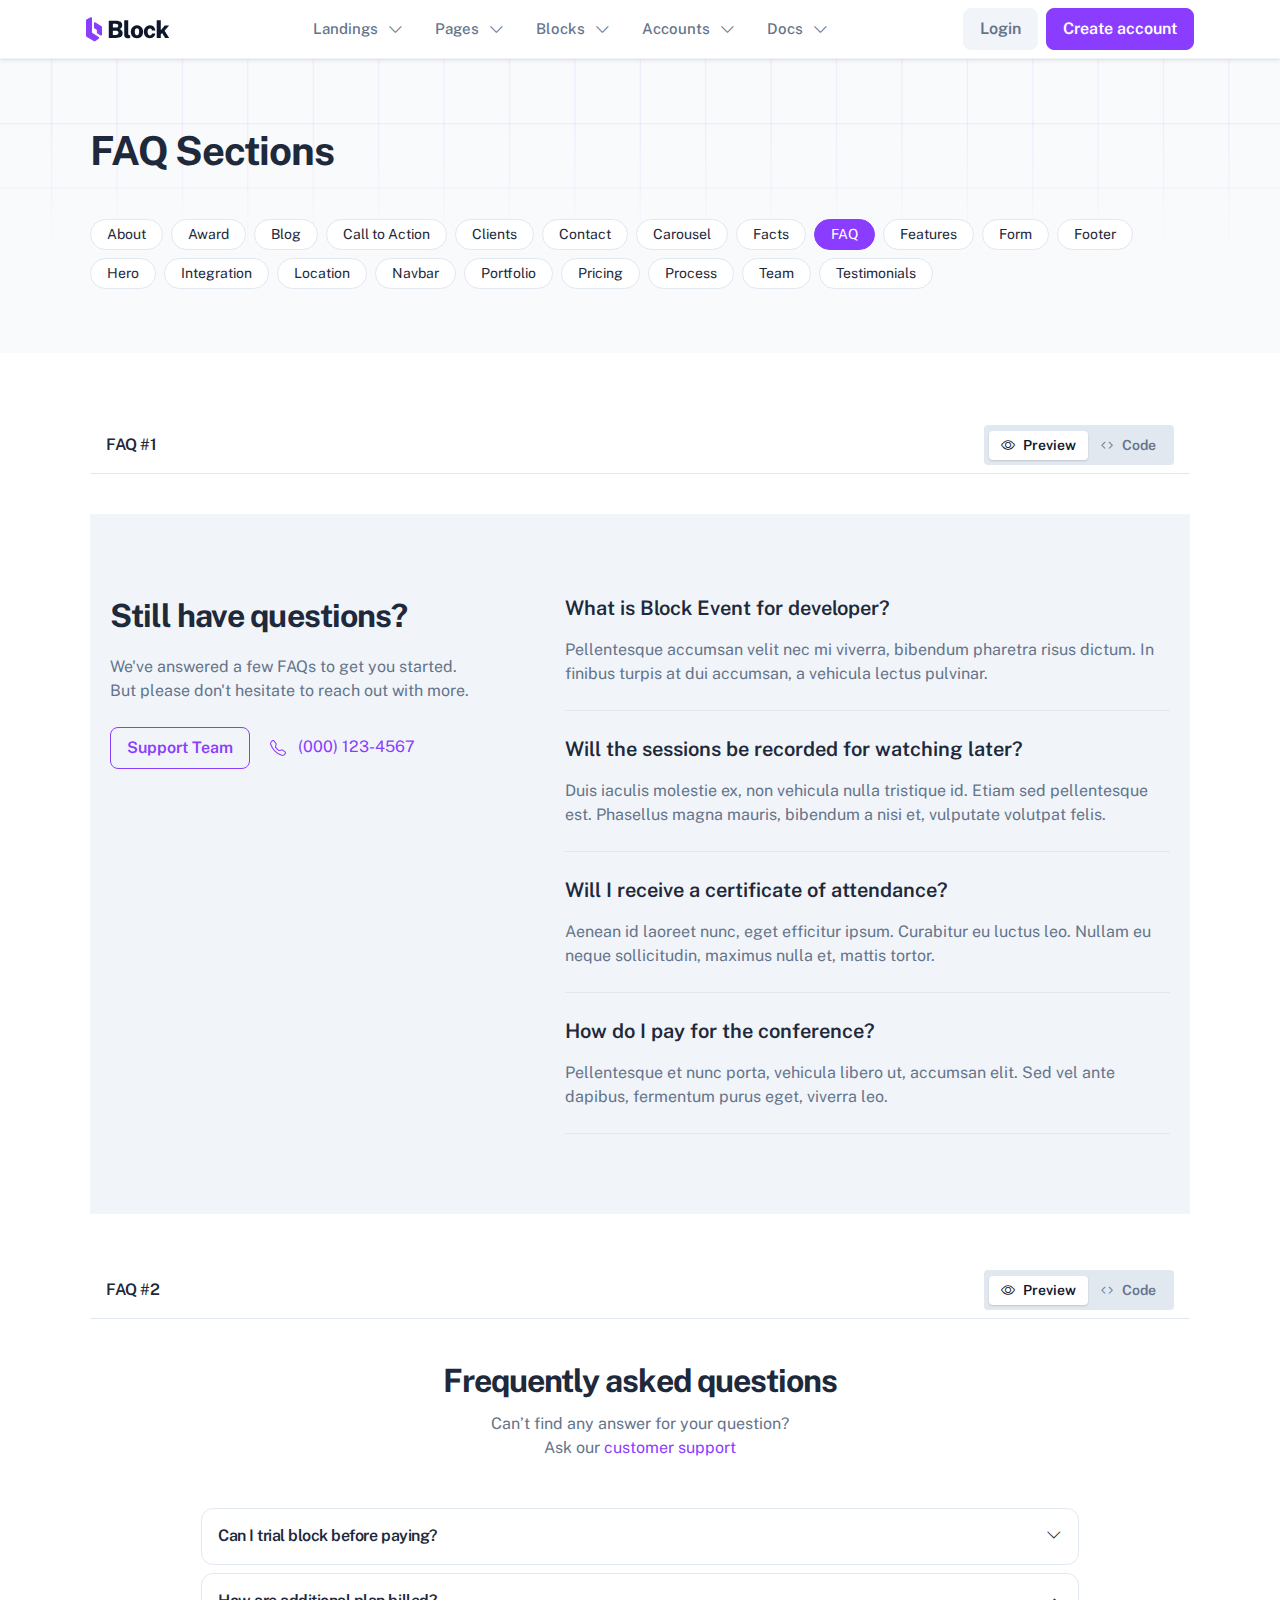
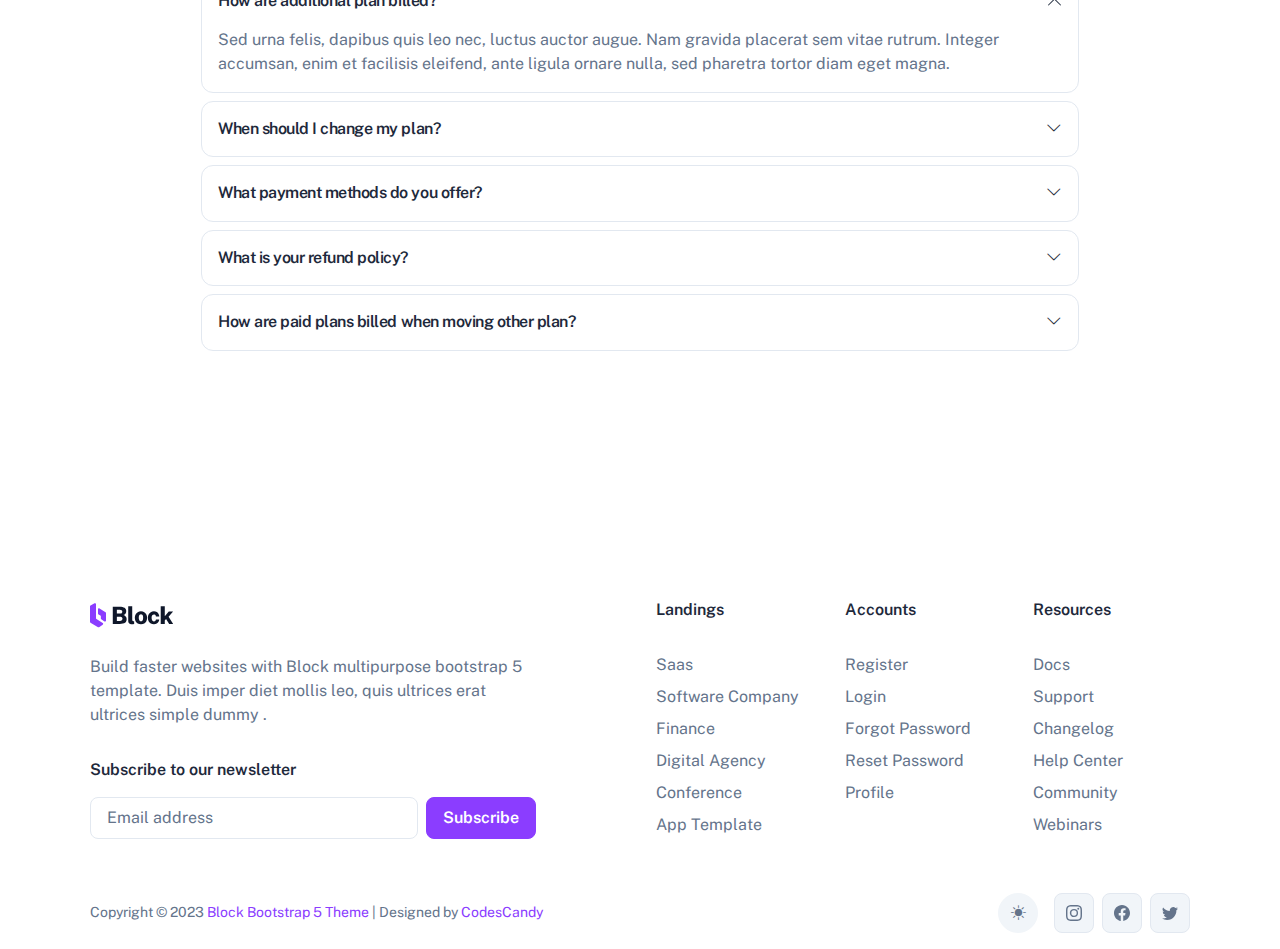
<file: blocks/faq.html>
<!doctype html>
<html lang="en">
   <head>
      <!-- Required meta tags -->
<meta charset="utf-8" />
<meta name="viewport" content="width=device-width, initial-scale=1, shrink-to-fit=no" />

      <link href="../assets/libs/prismjs/themes/prism-okaidia.min.css" rel="stylesheet" />
      <!-- Favicon icon-->
<link rel="apple-touch-icon" sizes="180x180" href="../assets/images/favicon/apple-touch-icon.png" />
<link rel="icon" type="image/png" sizes="32x32" href="../assets/images/favicon/favicon-32x32.png" />
<link rel="icon" type="image/png" sizes="16x16" href="../assets/images/favicon/favicon-16x16.png" />
<link rel="manifest" href="../assets/images/favicon/site.webmanifest" />
<link rel="mask-icon" href="../assets/images/favicon/block-safari-pinned-tab.svg" color="#8b3dff" />
<link rel="shortcut icon" href="../assets/images/favicon/favicon.ico" />
<meta name="msapplication-TileColor" content="#8b3dff" />
<meta name="msapplication-config" content="../assets/images/favicon/tile.xml" />

<!-- Color modes -->
<script src="../assets/js/vendors/color-modes.js"></script>

<!-- Libs CSS -->
<link href="../assets/libs/simplebar/dist/simplebar.min.css" rel="stylesheet" />
<link href="../assets/libs/bootstrap-icons/font/bootstrap-icons.min.css" rel="stylesheet" />

<!-- Scroll Cue -->
<link rel="stylesheet" href="../assets/libs/scrollcue/scrollCue.css" />

<!-- Box icons -->
<link rel="stylesheet" href="../assets/fonts/css/boxicons.min.css" />

<!-- Theme CSS -->
<link rel="stylesheet" href="../assets/css/theme.min.css">

      <title>FAQ Snippet - Responsive Website Template | Block</title>
   </head>

   <body>
      <!-- Navbar -->
<header>
   <nav class="navbar navbar-expand-lg  navbar-light w-100">
      <div class="container px-3">
         <a class="navbar-brand" href="../index.html"><img src="../assets/images/logo/logo.svg" alt /></a>
         <button class="navbar-toggler offcanvas-nav-btn" type="button">
            <i class="bi bi-list"></i>
         </button>
         <div class="offcanvas offcanvas-start offcanvas-nav" style="width: 20rem">
            <div class="offcanvas-header">
               <a href="../index.html" class="text-inverse"><img src="../assets/images/logo/logo.svg" alt /></a>
               <button type="button" class="btn-close" data-bs-dismiss="offcanvas" aria-label="Close"></button>
            </div>
            <div class="offcanvas-body pt-0 align-items-center">
               <ul class="navbar-nav mx-auto align-items-lg-center">
                  <li class="nav-item dropdown">
                     <a class="nav-link dropdown-toggle" href="#" role="button" data-bs-toggle="dropdown" aria-expanded="false">Landings</a>
                     <ul class="dropdown-menu">
                        <li><a class="dropdown-item" href="../index.html">Landing Overview</a></li>
                        <li><a class="dropdown-item" href="../landing-sass-v1.html">Saas v.1</a></li>
                        <li><a class="dropdown-item" href="../landing-sass-v2.html">Sass v.2</a></li>
                        <li><a class="dropdown-item" href="../landing-accounting.html">Accounting</a></li>
                        <li><a class="dropdown-item" href="../landing-finance.html">Finance</a></li>
                        <li><a class="dropdown-item" href="../landing-jamstack-agancy.html">Jamstack Agency</a></li>
                        <li><a class="dropdown-item" href="../landing-conference.html">Conference</a></li>
                        <li><a class="dropdown-item" href="../landing-personal.html">Personal</a></li>
                     </ul>
                  </li>
                  <li class="nav-item dropdown">
                     <a class="nav-link dropdown-toggle" href="#" role="button" data-bs-toggle="dropdown" aria-expanded="false">Pages</a>
                     <div class="dropdown-menu dropdown-menu-xxl">
                        <div class="row row-cols-lg-4 row-cols-1 g-0">
                           <div class="col">
                              <div>
                                 <div>
                                    <div class="dropdown-header">Blog</div>
                                    <a class="dropdown-item" href="../blog-list-view.html">List View</a>
                                    <a class="dropdown-item" href="../blog.html">Grid View</a>
                                    <a class="dropdown-item" href="../blog-grid-thumbnail.html">Grid View v.2</a>
                                    <a class="dropdown-item" href="../blog-sidebar.html">Sidebar</a>
                                    <a class="dropdown-item" href="../blog-category.html">Category</a>
                                    <a class="dropdown-item" href="../blog-single.html">Single Post</a>
                                 </div>
                                 <div class="mt-3">
                                    <div class="dropdown-header">About</div>
                                    <a class="dropdown-item" href="../about.html">About v.1</a>
                                    <a class="dropdown-item" href="../about-v2.html">About v.2</a>
                                 </div>
                              </div>
                           </div>
                           <div class="col">
                              <div class="mt-3 mt-lg-0">
                                 <div>
                                    <div class="dropdown-header">Service</div>
                                    <a class="dropdown-item" href="../service-v1.html">Service v.1</a>
                                    <a class="dropdown-item" href="../service-v2.html">Service v.2</a>
                                    <a class="dropdown-item" href="../service-v3.html">Service v.3</a>
                                 </div>
                                 <div class="mt-3">
                                    <div class="dropdown-header">Events</div>

                                    <a class="dropdown-item" href="../events.html">List</a>
                                    <a class="dropdown-item" href="../event-single.html">Single</a>
                                 </div>
                                 <div class="mt-3">
                                    <div class="dropdown-header">Contact</div>

                                    <a class="dropdown-item" href="../contact-1.html">Contact Us</a>
                                    <a class="dropdown-item" href="../contact-2.html">Contact Sales</a>
                                 </div>
                              </div>
                           </div>
                           <div class="col">
                              <div class="mt-3 mt-lg-0">
                                 <div>
                                    <div class="dropdown-header">Portfolio</div>

                                    <a class="dropdown-item" href="../portfolio.html">Grid View</a>

                                    <a class="dropdown-item" href="../portfolio-single.html">Single View</a>
                                 </div>
                                 <div class="mt-3">
                                    <div class="dropdown-header">Pricing</div>
                                    <a class="dropdown-item" href="../pricing-v1.html">Pricing v.1</a>
                                    <a class="dropdown-item" href="../pricing-v2.html">Pricing v.2</a>
                                 </div>
                                 <div class="mt-3">
                                    <div class="dropdown-header">Career</div>
                                    <a class="dropdown-item" href="../career.html">Career</a>
                                 </div>
                              </div>
                           </div>
                           <div class="col">
                              <div class="mt-3 mt-lg-0">
                                 <div>
                                    <div class="dropdown-header">Integration</div>
                                    <a class="dropdown-item" href="../integration.html">Grid View</a>
                                    <a class="dropdown-item" href="../integration-single.html">Single</a>
                                 </div>
                              </div>
                           </div>
                        </div>
                     </div>
                  </li>
                  <li class="nav-item dropdown dropdown-fullwidth">
                     <a class="nav-link dropdown-toggle" href="#" role="button" data-bs-toggle="dropdown" aria-expanded="false">Blocks</a>
                     <div class="dropdown-menu p-4">
                        <div class="row row-cols-xl-6 row-cols-lg-5 row-cols-1 gx-lg-4">
                           <div class="col">
                              <a class="dropdown-item d-block px-0 mb-lg-3" href="../blocks/hero.html">
                                 <div class="rounded d-none d-lg-block mb-lg-2">
                                    <img class="w-100 rounded-2" src="../assets/images/block/hero-snippets-bootstrap.svg" alt="" />
                                 </div>
                                 <span>Hero</span>
                              </a>
                           </div>
                           <div class="col">
                              <a class="dropdown-item d-block px-0 mb-lg-3" href="../blocks/navbar.html">
                                 <div class="rounded d-none d-lg-block mb-lg-2">
                                    <img class="w-100 rounded-2" src="../assets/images/block/header-snippets-bootstrap.svg" alt="" />
                                 </div>
                                 <span>Navbar</span>
                              </a>
                           </div>
                           <div class="col">
                              <a class="dropdown-item d-block px-0 mb-lg-3" href="../blocks/about.html">
                                 <div class="rounded d-none d-lg-block mb-lg-2">
                                    <img class="w-100 rounded-2" src="../assets/images/block/about-snippets-bootstrap.svg" alt="" />
                                 </div>
                                 <span>About</span>
                              </a>
                           </div>
                           <div class="col">
                              <a class="dropdown-item d-block px-0 mb-lg-3" href="../blocks/blog.html">
                                 <div class="rounded d-none d-lg-block mb-lg-2">
                                    <img class="w-100 rounded-2" src="../assets/images/block/blog-snippets-bootstrap.svg" alt="" />
                                 </div>
                                 <span>Blog</span>
                              </a>
                           </div>
                           <div class="col">
                              <a class="dropdown-item d-block px-0 mb-lg-3" href="../blocks/carousel.html">
                                 <div class="rounded d-none d-lg-block mb-lg-2">
                                    <img class="w-100 rounded-2" src="../assets/images/block/carousel-snippets-bootstrap.svg" alt="" />
                                 </div>
                                 <span>Carousel</span>
                              </a>
                           </div>
                           <div class="col">
                              <a class="dropdown-item d-block px-0 mb-lg-3" href="../blocks/cta.html">
                                 <div class="rounded d-none d-lg-block mb-lg-2">
                                    <img class="w-100 rounded-2" src="../assets/images/block/call-to-action-snippets-bootstrap.svg" alt="" />
                                 </div>
                                 <span>Call to Action</span>
                              </a>
                           </div>
                           <div class="col">
                              <a class="dropdown-item d-block px-0 mb-lg-3" href="../blocks/clients.html">
                                 <div class="rounded d-none d-lg-block mb-lg-2">
                                    <img class="w-100 rounded-2" src="../assets/images/block/clients-logo-snippets-bootstrap.svg" alt="" />
                                 </div>
                                 <span>Client</span>
                              </a>
                           </div>
                           <div class="col">
                              <a class="dropdown-item d-block px-0 mb-lg-3" href="../blocks/contact.html">
                                 <div class="rounded d-none d-lg-block mb-lg-2">
                                    <img class="w-100 rounded-2" src="../assets/images/block/contact-section-example.svg" alt="" />
                                 </div>
                                 <span>Contact</span>
                              </a>
                           </div>
                           <div class="col">
                              <a class="dropdown-item d-block px-0 mb-lg-3" href="../blocks/form.html">
                                 <div class="rounded d-none d-lg-block mb-lg-2"><img class="w-100 rounded-2" src="../assets/images/block/form-snippets-bootstrap.svg" alt="" /></div>
                                 <span>Form</span>
                              </a>
                           </div>
                           <div class="col">
                              <a class="dropdown-item d-block px-0 mb-lg-3" href="../blocks/faq.html">
                                 <div class="rounded d-none d-lg-block mb-lg-2"><img class="w-100 rounded-2" src="../assets/images/block/faq-section-example.svg" alt="" /></div>
                                 <span>FAQ</span>
                              </a>
                           </div>
                           <div class="col">
                              <a class="dropdown-item d-block px-0 mb-lg-3" href="../blocks/team.html">
                                 <div class="rounded d-none d-lg-block mb-lg-2"><img class="w-100 rounded-2" src="../assets/images/block/team-snippets-bootstrap.svg" alt="" /></div>
                                 <span>Team</span>
                              </a>
                           </div>
                           <div class="col">
                              <a class="dropdown-item d-block px-0 mb-lg-3" href="../blocks/footer.html">
                                 <div class="rounded d-none d-lg-block mb-lg-2">
                                    <img class="w-100 rounded-2" src="../assets/images/block/footer-snippets-bootstrap.svg" alt="" />
                                 </div>
                                 <span>Footer</span>
                              </a>
                           </div>
                           <div class="col">
                              <a class="dropdown-item d-block px-0 mb-lg-3" href="../blocks/features.html">
                                 <div class="rounded d-none d-lg-block mb-lg-2">
                                    <img class="w-100 rounded-2" src="../assets/images/block/feature-snippets-bootstrap.svg" alt="" />
                                 </div>
                                 <span>Features</span>
                              </a>
                           </div>
                           <div class="col">
                              <a class="dropdown-item d-block px-0 mb-lg-3" href="../blocks/integration.html">
                                 <div class="rounded d-none d-lg-block mb-lg-2">
                                    <img class="w-100 rounded-2" src="../assets/images/block/integration-snippets-bootstrap.svg" alt="" />
                                 </div>
                                 <span>Integration</span>
                              </a>
                           </div>
                           <div class="col">
                              <a class="dropdown-item d-block px-0 mb-lg-3" href="../blocks/location.html">
                                 <div class="rounded d-none d-lg-block mb-lg-2">
                                    <img class="w-100 rounded-2" src="../assets/images/block/location-snippets-bootstrap.svg" alt="" />
                                 </div>
                                 <span>Location</span>
                              </a>
                           </div>
                           <div class="col">
                              <a class="dropdown-item d-block px-0 mb-lg-3" href="../blocks/portfolio.html">
                                 <div class="rounded d-none d-lg-block mb-lg-2">
                                    <img class="w-100 rounded-2" src="../assets/images/block/portfolio-snippets-bootstrap.svg" alt="" />
                                 </div>
                                 <span>Portfolio</span>
                              </a>
                           </div>
                           <div class="col">
                              <a class="dropdown-item d-block px-0 mb-lg-3" href="../blocks/process.html">
                                 <div class="rounded d-none d-lg-block mb-lg-2">
                                    <img class="w-100 rounded-2" src="../assets/images/block/process-snippets-bootstrap.svg" alt="" />
                                 </div>
                                 <span>Process</span>
                              </a>
                           </div>
                           <div class="col">
                              <a class="dropdown-item d-block px-0 mb-lg-3" href="../blocks/pricing.html">
                                 <div class="rounded d-none d-lg-block mb-lg-2 bg-gray-200">
                                    <img class="w-100 rounded-2" src="../assets/images/block/pricing-snippets-bootstrap.svg" alt="" />
                                 </div>
                                 <span>Pricing</span>
                              </a>
                           </div>

                           <div class="col">
                              <a class="dropdown-item d-block px-0 mb-lg-3" href="../blocks/facts.html">
                                 <div class="rounded d-none d-lg-block mb-lg-2">
                                    <img class="w-100 rounded-2" src="../assets/images/block/stats-snippets-bootstrap.svg" alt="" />
                                 </div>
                                 <span>Stats</span>
                              </a>
                           </div>
                           <div class="col">
                              <a class="dropdown-item d-block px-0 mb-lg-3" href="../blocks/testimonails.html">
                                 <div class="rounded d-none d-lg-block mb-lg-2">
                                    <img class="w-100 rounded-2" src="../assets/images/block/testimonial-snippets-bootstrap.svg" alt="" />
                                 </div>
                                 <span>Testimonials</span>
                              </a>
                           </div>
                        </div>
                     </div>
                  </li>
                  <li class="nav-item dropdown">
                     <a class="nav-link dropdown-toggle" href="#" role="button" data-bs-toggle="dropdown" aria-expanded="false">Accounts</a>
                     <ul class="dropdown-menu">
                        <li><a class="dropdown-item" href="../account-profile.html">Profile</a></li>
                        <li><a class="dropdown-item" href="../account-security.html">Security</a></li>
                        <li><a class="dropdown-item" href="../account-billing.html">Billing</a></li>
                        <li><a class="dropdown-item" href="../account-team.html">Team</a></li>
                        <li><a class="dropdown-item" href="../account-notification.html">Notifications</a></li>
                        <li><a class="dropdown-item" href="../account-app-integration.html">Integration</a></li>
                        <li><a class="dropdown-item" href="../account-device-session.html">Session</a></li>
                        <li><a class="dropdown-item" href="../account-social-links.html">Social</a></li>
                        <li><a class="dropdown-item" href="../account-appearance.html">Appearance</a></li>
                        <li class="dropdown-submenu dropend">
                           <a class="dropdown-item dropdown-toggle" href="#">Authentication</a>
                           <ul class="dropdown-menu">
                              <li class="dropdown-header">Simple</li>

                              <li>
                                 <a class="dropdown-item" href="../signin.html">Sign In</a>
                              </li>
                              <li>
                                 <a class="dropdown-item" href="../signup.html">Sign Up</a>
                              </li>
                              <li>
                                 <a class="dropdown-item" href="../forget-password.html">Forget Password</a>
                              </li>
                              <li>
                                 <a class="dropdown-item" href="../reset-password.html">Reset Password</a>
                              </li>
                              <li>
                                 <a class="dropdown-item" href="../otp-varification.html">OTP Varification</a>
                              </li>
                              <li><hr class="dropdown-divider" /></li>
                              <li class="dropdown-header">Side Cover</li>

                              <li>
                                 <a class="dropdown-item" href="../signin-v2.html">Sign In</a>
                              </li>

                              <li>
                                 <a class="dropdown-item" href="../signup-v2.html">Sign Up</a>
                              </li>

                              <li>
                                 <a class="dropdown-item" href="../forget-password-v2.html">Forget Password</a>
                              </li>
                              <li>
                                 <a class="dropdown-item" href="../reset-password-v2.html">Reset Password</a>
                              </li>
                              <li>
                                 <a class="dropdown-item" href="../otp-varification-v2.html">OTP Varification</a>
                              </li>
                           </ul>
                        </li>
                        <li class="dropdown-submenu dropend">
                           <a class="dropdown-item dropdown-toggle" href="#">Utility</a>
                           <ul class="dropdown-menu">
                              <li>
                                 <a class="dropdown-item" href="../404-error.html">404 Error</a>
                              </li>
                              <li>
                                 <a class="dropdown-item" href="../changelog.html">Changelog</a>
                              </li>
                           </ul>
                        </li>
                     </ul>
                  </li>
                  <li class="nav-item dropdown">
                     <a class="nav-link dropdown-toggle" href="#" id="navbarDropdown" role="button" data-bs-toggle="dropdown" aria-haspopup="true" aria-expanded="false">Docs</a>
                     <div class="dropdown-menu dropdown-menu-md" aria-labelledby="navbarDropdown">
                        <a class="dropdown-item mb-3 text-body" href="../docs/index.html">
                           <div class="d-flex align-items-center">
                              <i class="bi bi-file-text fs-4 text-primary"></i>
                              <div class="ms-3 lh-1">
                                 <h5 class="mb-1">Documentations</h5>
                                 <p class="mb-0 fs-6">Browse the all documentation</p>
                              </div>
                           </div>
                        </a>

                        <a class="dropdown-item text-body" href="../docs/changelog.html">
                           <div class="d-flex align-items-center">
                              <i class="bi bi-clipboard fs-4 text-primary"></i>
                              <div class="ms-3 lh-1">
                                 <h5 class="mb-1">
                                    Changelog
                                    <span class="text-primary ms-1" id="changelog"></span>
                                 </h5>
                                 <p class="mb-0 fs-6">See what's new</p>
                              </div>
                           </div>
                        </a>
                     </div>
                  </li>
               </ul>
               <div class="mt-3 mt-lg-0 d-flex align-items-center">
                  <a href="../signin.html" class="btn btn-light mx-2">Login</a>
                  <a href="../signup.html" class="btn btn-primary">Create account</a>
               </div>
            </div>
         </div>
      </div>
   </nav>
</header>

      <main>
         <div class="pattern-square"></div>
         <section class="bg-light py-5 py-lg-8 bg-opacity-50">
            <div class="container">
               <div class="row">
                  <div class="col-12 col-md-6">
                     <div>
                        <h1 class="mb-0">FAQ Sections</h1>
                     </div>
                  </div>
                  <!-- Navbar Filter tabs -->
<div class="mt-6 col-12 d-flex flex-wrap gap-2">
    <a href="../blocks/about.html" class="filter-badge ">About</a>
    <a href="../blocks/award.html" class="filter-badge ">Award</a>
    <a href="../blocks/blog.html" class="filter-badge ">Blog</a>
    <a href="../blocks/cta.html" class="filter-badge ">Call to Action</a>
    <a href="../blocks/clients.html" class="filter-badge ">Clients</a>
    <a href="../blocks/contact.html" class="filter-badge ">Contact</a>
    <a href="../blocks/carousel.html" class="filter-badge ">Carousel</a>
    <a href="../blocks/facts.html" class="filter-badge ">Facts</a>
    <a href="../blocks/faq.html" class="filter-badge  active ">FAQ</a>
    <a href="../blocks/features.html" class="filter-badge ">Features</a>
    <a href="../blocks/form.html" class="filter-badge ">Form</a>
    <a href="../blocks/footer.html" class="filter-badge ">Footer</a>
    <a href="../blocks/hero.html" class="filter-badge ">Hero</a>
    <a href="../blocks/integration.html" class="filter-badge ">Integration</a>
    <a href="../blocks/location.html" class="filter-badge ">Location</a>
    <a href="../blocks/navbar.html" class="filter-badge ">Navbar</a>
    <a href="../blocks/portfolio.html" class="filter-badge ">Portfolio</a>
    <a href="../blocks/pricing.html" class="filter-badge ">Pricing</a>
    <a href="../blocks/process.html" class="filter-badge ">Process</a>
    <a href="../blocks/team.html" class="filter-badge ">Team</a>
    <a href="../blocks/testimonails.html" class="filter-badge ">Testimonials</a>
</div>

               </div>
            </div>
         </section>
         <section class="py-lg-8 py-5">
            <div class="container">
               <div class="row">
                  <div class="col-12">
                     <div class="mb-lg-7 mb-5">
                        <div class="row align-items-center py-2 px-3">
                           <div class="col-lg-8 col-xl-9 col-7">
                              <div>
                                 <h2 class="text-truncate h5 mb-0">FAQ #1</h2>
                              </div>
                           </div>
                           <div class="col-lg-4 col-xl-3 col-5 d-flex justify-content-end">
                              <ul class="nav nav-pills nav-custom-pill" id="pills-tabTwo" role="tablist">
                                 <li class="nav-item">
                                    <a
                                       class="nav-link active"
                                       id="pills-faq-one-preview-tab"
                                       data-bs-toggle="pill"
                                       href="#pills-faq-one-preview"
                                       role="tab"
                                       aria-controls="pills-faq-one-preview"
                                       aria-selected="true">
                                       <span class="lh-1"><i class="bi bi-eye"></i></span>
                                       <span class="ms-2 d-none d-lg-block">Preview</span>
                                    </a>
                                 </li>
                                 <li class="nav-item">
                                    <a
                                       class="nav-link"
                                       id="pills-faq-one-code-tab"
                                       data-bs-toggle="pill"
                                       href="#pills-faq-one-code"
                                       role="tab"
                                       aria-controls="pills-faq-one-code"
                                       aria-selected="false">
                                       <span class="lh-1"><i class="bi bi-code"></i></span>
                                       <span class="ms-2 d-none d-lg-block">Code</span>
                                    </a>
                                 </li>
                              </ul>
                           </div>
                        </div>
                        <div class="row">
                           <div class="col-md-12">
                              <div class="tab-content border-top pt-6" id="pills-tabTwoContent">
                                 <div class="tab-pane tab-example-preview fade show active" id="pills-faq-one-preview" role="tabpanel" aria-labelledby="pills-faq-one-preview-tab">
                                    <!--Have question start-->
                                    <section class="py-xl-9 py-5 bg-gray-100">
                                       <div class="container">
                                          <div class="row">
                                             <div class="col-lg-5 col-md-6">
                                                <div class="mb-7 mb-md-0 me-lg-7">
                                                   <div class="mb-4">
                                                      <h2 class="mb-3">Still have questions?</h2>
                                                      <p class="mb-0">We've answered a few FAQs to get you started. But please don't hesitate to reach out with more.</p>
                                                   </div>

                                                   <a href="#!" class="btn btn-outline-primary">Support Team</a>
                                                   <span class="ms-3">
                                                      <svg xmlns="http://www.w3.org/2000/svg" width="16" height="16" fill="currentColor" class="bi bi-telephone text-primary" viewBox="0 0 16 16">
                                                         <path
                                                            d="M3.654 1.328a.678.678 0 0 0-1.015-.063L1.605 2.3c-.483.484-.661 1.169-.45 1.77a17.568 17.568 0 0 0 4.168 6.608 17.569 17.569 0 0 0 6.608 4.168c.601.211 1.286.033 1.77-.45l1.034-1.034a.678.678 0 0 0-.063-1.015l-2.307-1.794a.678.678 0 0 0-.58-.122l-2.19.547a1.745 1.745 0 0 1-1.657-.459L5.482 8.062a1.745 1.745 0 0 1-.46-1.657l.548-2.19a.678.678 0 0 0-.122-.58L3.654 1.328zM1.884.511a1.745 1.745 0 0 1 2.612.163L6.29 2.98c.329.423.445.974.315 1.494l-.547 2.19a.678.678 0 0 0 .178.643l2.457 2.457a.678.678 0 0 0 .644.178l2.189-.547a1.745 1.745 0 0 1 1.494.315l2.306 1.794c.829.645.905 1.87.163 2.611l-1.034 1.034c-.74.74-1.846 1.065-2.877.702a18.634 18.634 0 0 1-7.01-4.42 18.634 18.634 0 0 1-4.42-7.009c-.362-1.03-.037-2.137.703-2.877L1.885.511z" />
                                                      </svg>
                                                   </span>
                                                   <span class="ms-2 text-primary">(000) 123-4567</span>
                                                </div>
                                             </div>
                                             <div class="col-lg-7 col-md-6">
                                                <div class="pb-4 border-bottom">
                                                   <h4 class="mb-3">What is Block Event for developer?</h4>
                                                   <p class="mb-0">
                                                      Pellentesque accumsan velit nec mi viverra, bibendum pharetra risus dictum. In finibus turpis at dui accumsan, a vehicula lectus pulvinar.
                                                   </p>
                                                </div>
                                                <div class="py-4 border-bottom">
                                                   <h4 class="mb-3">Will the sessions be recorded for watching later?</h4>
                                                   <p class="mb-0">
                                                      Duis iaculis molestie ex, non vehicula nulla tristique id. Etiam sed pellentesque est. Phasellus magna mauris, bibendum a nisi et, vulputate
                                                      volutpat felis.
                                                   </p>
                                                </div>
                                                <div class="py-4 border-bottom">
                                                   <h4 class="mb-3">Will I receive a certificate of attendance?</h4>
                                                   <p class="mb-0">
                                                      Aenean id laoreet nunc, eget efficitur ipsum. Curabitur eu luctus leo. Nullam eu neque sollicitudin, maximus nulla et, mattis tortor.
                                                   </p>
                                                </div>
                                                <div class="py-4 border-bottom">
                                                   <h4 class="mb-3">How do I pay for the conference?</h4>
                                                   <p class="mb-0">Pellentesque et nunc porta, vehicula libero ut, accumsan elit. Sed vel ante dapibus, fermentum purus eget, viverra leo.</p>
                                                </div>
                                             </div>
                                          </div>
                                       </div>
                                    </section>
                                    <!--Have question end-->
                                 </div>
                                 <div class="tab-pane tab-example-code fade" id="pills-faq-one-code" role="tabpanel" aria-labelledby="pills-faq-one-code-tab">
                                    <pre class="language-markup" tabindex="0"><code class="language-markup"><span class="token comment">&lt;!--Have question start--&gt;</span>
<span class="token tag"><span class="token tag"><span class="token punctuation">&lt;</span>section</span> <span class="token attr-name">class</span><span class="token attr-value"><span class="token punctuation attr-equals">=</span><span class="token punctuation">"</span>py-xl-9 py-5 bg-gray-100<span class="token punctuation">"</span></span><span class="token punctuation">&gt;</span></span>
    <span class="token tag"><span class="token tag"><span class="token punctuation">&lt;</span>div</span> <span class="token attr-name">class</span><span class="token attr-value"><span class="token punctuation attr-equals">=</span><span class="token punctuation">"</span>container<span class="token punctuation">"</span></span><span class="token punctuation">&gt;</span></span>
        <span class="token tag"><span class="token tag"><span class="token punctuation">&lt;</span>div</span> <span class="token attr-name">class</span><span class="token attr-value"><span class="token punctuation attr-equals">=</span><span class="token punctuation">"</span>row<span class="token punctuation">"</span></span><span class="token punctuation">&gt;</span></span>
            <span class="token tag"><span class="token tag"><span class="token punctuation">&lt;</span>div</span> <span class="token attr-name">class</span><span class="token attr-value"><span class="token punctuation attr-equals">=</span><span class="token punctuation">"</span>col-lg-5 col-md-6<span class="token punctuation">"</span></span><span class="token punctuation">&gt;</span></span>
                <span class="token tag"><span class="token tag"><span class="token punctuation">&lt;</span>div</span> <span class="token attr-name">class</span><span class="token attr-value"><span class="token punctuation attr-equals">=</span><span class="token punctuation">"</span>mb-7 mb-md-0 me-lg-7<span class="token punctuation">"</span></span><span class="token punctuation">&gt;</span></span>
                    <span class="token tag"><span class="token tag"><span class="token punctuation">&lt;</span>div</span> <span class="token attr-name">class</span><span class="token attr-value"><span class="token punctuation attr-equals">=</span><span class="token punctuation">"</span>mb-4<span class="token punctuation">"</span></span><span class="token punctuation">&gt;</span></span>
                        <span class="token tag"><span class="token tag"><span class="token punctuation">&lt;</span>h2</span> <span class="token attr-name">class</span><span class="token attr-value"><span class="token punctuation attr-equals">=</span><span class="token punctuation">"</span>mb-3<span class="token punctuation">"</span></span><span class="token punctuation">&gt;</span></span>Still have questions?<span class="token tag"><span class="token tag"><span class="token punctuation">&lt;/</span>h2</span><span class="token punctuation">&gt;</span></span>
                        <span class="token tag"><span class="token tag"><span class="token punctuation">&lt;</span>p</span> <span class="token attr-name">class</span><span class="token attr-value"><span class="token punctuation attr-equals">=</span><span class="token punctuation">"</span>mb-0<span class="token punctuation">"</span></span><span class="token punctuation">&gt;</span></span>We've answered a few FAQs to get you
                            started. But please don't hesitate to reach out
                            with more.<span class="token tag"><span class="token tag"><span class="token punctuation">&lt;/</span>p</span><span class="token punctuation">&gt;</span></span>
                    <span class="token tag"><span class="token tag"><span class="token punctuation">&lt;/</span>div</span><span class="token punctuation">&gt;</span></span>

                    <span class="token tag"><span class="token tag"><span class="token punctuation">&lt;</span>a</span> <span class="token attr-name">href</span><span class="token attr-value"><span class="token punctuation attr-equals">=</span><span class="token punctuation">"</span>#!<span class="token punctuation">"</span></span> <span class="token attr-name">class</span><span class="token attr-value"><span class="token punctuation attr-equals">=</span><span class="token punctuation">"</span>btn btn-outline-primary<span class="token punctuation">"</span></span><span class="token punctuation">&gt;</span></span>Support
                        Team<span class="token tag"><span class="token tag"><span class="token punctuation">&lt;/</span>a</span><span class="token punctuation">&gt;</span></span>
                    <span class="token tag"><span class="token tag"><span class="token punctuation">&lt;</span>span</span> <span class="token attr-name">class</span><span class="token attr-value"><span class="token punctuation attr-equals">=</span><span class="token punctuation">"</span>ms-3<span class="token punctuation">"</span></span><span class="token punctuation">&gt;</span></span>
                        <span class="token tag"><span class="token tag"><span class="token punctuation">&lt;</span>svg</span> <span class="token attr-name">xmlns</span><span class="token attr-value"><span class="token punctuation attr-equals">=</span><span class="token punctuation">"</span>http://www.w3.org/2000/svg<span class="token punctuation">"</span></span> <span class="token attr-name">width</span><span class="token attr-value"><span class="token punctuation attr-equals">=</span><span class="token punctuation">"</span>16<span class="token punctuation">"</span></span>
                            <span class="token attr-name">height</span><span class="token attr-value"><span class="token punctuation attr-equals">=</span><span class="token punctuation">"</span>16<span class="token punctuation">"</span></span> <span class="token attr-name">fill</span><span class="token attr-value"><span class="token punctuation attr-equals">=</span><span class="token punctuation">"</span>currentColor<span class="token punctuation">"</span></span>
                            <span class="token attr-name">class</span><span class="token attr-value"><span class="token punctuation attr-equals">=</span><span class="token punctuation">"</span>bi bi-telephone text-primary<span class="token punctuation">"</span></span>
                            <span class="token attr-name">viewBox</span><span class="token attr-value"><span class="token punctuation attr-equals">=</span><span class="token punctuation">"</span>0 0 16 16<span class="token punctuation">"</span></span><span class="token punctuation">&gt;</span></span>
                            <span class="token tag"><span class="token tag"><span class="token punctuation">&lt;</span>path</span>
                                <span class="token attr-name">d</span><span class="token attr-value"><span class="token punctuation attr-equals">=</span><span class="token punctuation">"</span>M3.654 1.328a.678.678 0 0 0-1.015-.063L1.605 2.3c-.483.484-.661 1.169-.45 1.77a17.568 17.568 0 0 0 4.168 6.608 17.569 17.569 0 0 0 6.608 4.168c.601.211 1.286.033 1.77-.45l1.034-1.034a.678.678 0 0 0-.063-1.015l-2.307-1.794a.678.678 0 0 0-.58-.122l-2.19.547a1.745 1.745 0 0 1-1.657-.459L5.482 8.062a1.745 1.745 0 0 1-.46-1.657l.548-2.19a.678.678 0 0 0-.122-.58L3.654 1.328zM1.884.511a1.745 1.745 0 0 1 2.612.163L6.29 2.98c.329.423.445.974.315 1.494l-.547 2.19a.678.678 0 0 0 .178.643l2.457 2.457a.678.678 0 0 0 .644.178l2.189-.547a1.745 1.745 0 0 1 1.494.315l2.306 1.794c.829.645.905 1.87.163 2.611l-1.034 1.034c-.74.74-1.846 1.065-2.877.702a18.634 18.634 0 0 1-7.01-4.42 18.634 18.634 0 0 1-4.42-7.009c-.362-1.03-.037-2.137.703-2.877L1.885.511z<span class="token punctuation">"</span></span> <span class="token punctuation">/&gt;</span></span>
                        <span class="token tag"><span class="token tag"><span class="token punctuation">&lt;/</span>svg</span><span class="token punctuation">&gt;</span></span>
                    <span class="token tag"><span class="token tag"><span class="token punctuation">&lt;/</span>span</span><span class="token punctuation">&gt;</span></span>
                    <span class="token tag"><span class="token tag"><span class="token punctuation">&lt;</span>span</span> <span class="token attr-name">class</span><span class="token attr-value"><span class="token punctuation attr-equals">=</span><span class="token punctuation">"</span>ms-2 text-primary<span class="token punctuation">"</span></span><span class="token punctuation">&gt;</span></span>(000) 123-4567<span class="token tag"><span class="token tag"><span class="token punctuation">&lt;/</span>span</span><span class="token punctuation">&gt;</span></span>
                <span class="token tag"><span class="token tag"><span class="token punctuation">&lt;/</span>div</span><span class="token punctuation">&gt;</span></span>
            <span class="token tag"><span class="token tag"><span class="token punctuation">&lt;/</span>div</span><span class="token punctuation">&gt;</span></span>
            <span class="token tag"><span class="token tag"><span class="token punctuation">&lt;</span>div</span> <span class="token attr-name">class</span><span class="token attr-value"><span class="token punctuation attr-equals">=</span><span class="token punctuation">"</span>col-lg-7 col-md-6<span class="token punctuation">"</span></span><span class="token punctuation">&gt;</span></span>
                <span class="token tag"><span class="token tag"><span class="token punctuation">&lt;</span>div</span> <span class="token attr-name">class</span><span class="token attr-value"><span class="token punctuation attr-equals">=</span><span class="token punctuation">"</span>pb-4 border-bottom<span class="token punctuation">"</span></span><span class="token punctuation">&gt;</span></span>
                    <span class="token tag"><span class="token tag"><span class="token punctuation">&lt;</span>h4</span> <span class="token attr-name">class</span><span class="token attr-value"><span class="token punctuation attr-equals">=</span><span class="token punctuation">"</span>mb-3<span class="token punctuation">"</span></span><span class="token punctuation">&gt;</span></span>What is Block Event for developer?<span class="token tag"><span class="token tag"><span class="token punctuation">&lt;/</span>h4</span><span class="token punctuation">&gt;</span></span>
                    <span class="token tag"><span class="token tag"><span class="token punctuation">&lt;</span>p</span> <span class="token attr-name">class</span><span class="token attr-value"><span class="token punctuation attr-equals">=</span><span class="token punctuation">"</span>mb-0<span class="token punctuation">"</span></span><span class="token punctuation">&gt;</span></span>Pellentesque accumsan velit nec mi
                        viverra, bibendum pharetra risus dictum. In finibus
                        turpis at dui accumsan, a vehicula lectus pulvinar.
                    <span class="token tag"><span class="token tag"><span class="token punctuation">&lt;/</span>p</span><span class="token punctuation">&gt;</span></span>
                <span class="token tag"><span class="token tag"><span class="token punctuation">&lt;/</span>div</span><span class="token punctuation">&gt;</span></span>
                <span class="token tag"><span class="token tag"><span class="token punctuation">&lt;</span>div</span> <span class="token attr-name">class</span><span class="token attr-value"><span class="token punctuation attr-equals">=</span><span class="token punctuation">"</span>py-4 border-bottom<span class="token punctuation">"</span></span><span class="token punctuation">&gt;</span></span>
                    <span class="token tag"><span class="token tag"><span class="token punctuation">&lt;</span>h4</span> <span class="token attr-name">class</span><span class="token attr-value"><span class="token punctuation attr-equals">=</span><span class="token punctuation">"</span>mb-3<span class="token punctuation">"</span></span><span class="token punctuation">&gt;</span></span>Will the sessions be recorded for
                        watching later?<span class="token tag"><span class="token tag"><span class="token punctuation">&lt;/</span>h4</span><span class="token punctuation">&gt;</span></span>
                    <span class="token tag"><span class="token tag"><span class="token punctuation">&lt;</span>p</span> <span class="token attr-name">class</span><span class="token attr-value"><span class="token punctuation attr-equals">=</span><span class="token punctuation">"</span>mb-0<span class="token punctuation">"</span></span><span class="token punctuation">&gt;</span></span>
                        Duis iaculis molestie ex, non vehicula nulla
                        tristique id. Etiam sed pellentesque est. Phasellus
                        magna mauris, bibendum a nisi et, vulputate volutpat
                        felis.
                    <span class="token tag"><span class="token tag"><span class="token punctuation">&lt;/</span>p</span><span class="token punctuation">&gt;</span></span>
                <span class="token tag"><span class="token tag"><span class="token punctuation">&lt;/</span>div</span><span class="token punctuation">&gt;</span></span>
                <span class="token tag"><span class="token tag"><span class="token punctuation">&lt;</span>div</span> <span class="token attr-name">class</span><span class="token attr-value"><span class="token punctuation attr-equals">=</span><span class="token punctuation">"</span>py-4 border-bottom<span class="token punctuation">"</span></span><span class="token punctuation">&gt;</span></span>
                    <span class="token tag"><span class="token tag"><span class="token punctuation">&lt;</span>h4</span> <span class="token attr-name">class</span><span class="token attr-value"><span class="token punctuation attr-equals">=</span><span class="token punctuation">"</span>mb-3<span class="token punctuation">"</span></span><span class="token punctuation">&gt;</span></span>Will I receive a certificate of
                        attendance?<span class="token tag"><span class="token tag"><span class="token punctuation">&lt;/</span>h4</span><span class="token punctuation">&gt;</span></span>
                    <span class="token tag"><span class="token tag"><span class="token punctuation">&lt;</span>p</span> <span class="token attr-name">class</span><span class="token attr-value"><span class="token punctuation attr-equals">=</span><span class="token punctuation">"</span>mb-0<span class="token punctuation">"</span></span><span class="token punctuation">&gt;</span></span>Aenean id laoreet nunc, eget efficitur
                        ipsum. Curabitur eu luctus leo. Nullam eu neque
                        sollicitudin, maximus nulla et, mattis tortor.<span class="token tag"><span class="token tag"><span class="token punctuation">&lt;/</span>p</span><span class="token punctuation">&gt;</span></span>
                <span class="token tag"><span class="token tag"><span class="token punctuation">&lt;/</span>div</span><span class="token punctuation">&gt;</span></span>
                <span class="token tag"><span class="token tag"><span class="token punctuation">&lt;</span>div</span> <span class="token attr-name">class</span><span class="token attr-value"><span class="token punctuation attr-equals">=</span><span class="token punctuation">"</span>py-4 border-bottom<span class="token punctuation">"</span></span><span class="token punctuation">&gt;</span></span>
                    <span class="token tag"><span class="token tag"><span class="token punctuation">&lt;</span>h4</span> <span class="token attr-name">class</span><span class="token attr-value"><span class="token punctuation attr-equals">=</span><span class="token punctuation">"</span>mb-3<span class="token punctuation">"</span></span><span class="token punctuation">&gt;</span></span>How do I pay for the conference?<span class="token tag"><span class="token tag"><span class="token punctuation">&lt;/</span>h4</span><span class="token punctuation">&gt;</span></span>
                    <span class="token tag"><span class="token tag"><span class="token punctuation">&lt;</span>p</span> <span class="token attr-name">class</span><span class="token attr-value"><span class="token punctuation attr-equals">=</span><span class="token punctuation">"</span>mb-0<span class="token punctuation">"</span></span><span class="token punctuation">&gt;</span></span>Pellentesque et nunc porta, vehicula
                        libero ut, accumsan elit. Sed vel ante dapibus,
                        fermentum purus eget, viverra leo.<span class="token tag"><span class="token tag"><span class="token punctuation">&lt;/</span>p</span><span class="token punctuation">&gt;</span></span>
                <span class="token tag"><span class="token tag"><span class="token punctuation">&lt;/</span>div</span><span class="token punctuation">&gt;</span></span>
            <span class="token tag"><span class="token tag"><span class="token punctuation">&lt;/</span>div</span><span class="token punctuation">&gt;</span></span>
        <span class="token tag"><span class="token tag"><span class="token punctuation">&lt;/</span>div</span><span class="token punctuation">&gt;</span></span>
    <span class="token tag"><span class="token tag"><span class="token punctuation">&lt;/</span>div</span><span class="token punctuation">&gt;</span></span>
<span class="token tag"><span class="token tag"><span class="token punctuation">&lt;/</span>section</span><span class="token punctuation">&gt;</span></span>
<span class="token comment">&lt;!--Have question end--&gt;</span></code></pre>
                                 </div>
                              </div>
                           </div>
                        </div>
                     </div>
                     <div class="mb-lg-7 mb-5">
                        <div class="row align-items-center py-2 px-3">
                           <div class="col-lg-8 col-xl-9 col-7">
                              <div>
                                 <h2 class="text-truncate h5 mb-0">FAQ #2</h2>
                              </div>
                           </div>
                           <div class="col-lg-4 col-xl-3 col-5 d-flex justify-content-end">
                              <ul class="nav nav-pills nav-custom-pill" id="pills-tabTwo" role="tablist">
                                 <li class="nav-item">
                                    <a
                                       class="nav-link active"
                                       id="pills-faq-two-preview-tab"
                                       data-bs-toggle="pill"
                                       href="#pills-faq-two-preview"
                                       role="tab"
                                       aria-controls="pills-faq-two-preview"
                                       aria-selected="true">
                                       <span class="lh-1"><i class="bi bi-eye"></i></span>
                                       <span class="ms-2 d-none d-lg-block">Preview</span>
                                    </a>
                                 </li>
                                 <li class="nav-item">
                                    <a
                                       class="nav-link"
                                       id="pills-faq-two-code-tab"
                                       data-bs-toggle="pill"
                                       href="#pills-faq-two-code"
                                       role="tab"
                                       aria-controls="pills-faq-two-code"
                                       aria-selected="false">
                                       <span class="lh-1"><i class="bi bi-code"></i></span>
                                       <span class="ms-2 d-none d-lg-block">Code</span>
                                    </a>
                                 </li>
                              </ul>
                           </div>
                        </div>
                        <div class="row">
                           <div class="col-md-12">
                              <div class="tab-content border-top pt-6" id="pills-tabTwoContent">
                                 <div class="tab-pane tab-example-preview fade show active" id="pills-faq-two-preview" role="tabpanel" aria-labelledby="pills-faq-two-preview-tab">
                                    <!--asked question-->
                                    <section class="mb-xl-9 mb-4">
                                       <div class="container">
                                          <div class="row">
                                             <div class="col-lg-10 offset-lg-1 col-md-12 col-12">
                                                <div class="text-center mb-7">
                                                   <h2>Frequently asked questions</h2>
                                                   <p class="mb-0">
                                                      Can’t find any answer for your question?
                                                      <br />
                                                      Ask our
                                                      <a href="#" class="text-primary">customer support</a>
                                                   </p>
                                                </div>
                                             </div>
                                          </div>
                                          <div class="row">
                                             <div class="col-lg-10 offset-lg-1 col-md-12 col-12">
                                                <div class="accordion" id="accordionExample">
                                                   <div class="border mb-2 rounded-3 p-3">
                                                      <h2 class="h5 mb-0">
                                                         <a
                                                            href="#"
                                                            class="text-reset d-flex justify-content-between align-items-center"
                                                            data-bs-toggle="collapse"
                                                            data-bs-target="#collapseOne"
                                                            aria-expanded="false"
                                                            aria-controls="collapseOne">
                                                            Can I trial block before paying?
                                                            <span class="chevron-arrow"><i class="bi bi-chevron-down"></i></span>
                                                         </a>
                                                      </h2>
                                                      <div id="collapseOne" class="accordion-collapse collapse" data-bs-parent="#accordionExample">
                                                         <div class="mt-3">
                                                            Lorem ipsum dolor sit amet, consectetur adipisicing elit. Quae harum adipisci possimus et. Iusto pariatur iste nam incidunt ratione modi.
                                                         </div>
                                                      </div>
                                                   </div>

                                                   <div class="border mb-2 rounded-3 p-3">
                                                      <h2 class="h5 mb-0">
                                                         <a
                                                            href="#"
                                                            class="text-reset d-flex justify-content-between align-items-center"
                                                            data-bs-toggle="collapse"
                                                            data-bs-target="#collapseTwo"
                                                            aria-expanded="true"
                                                            aria-controls="collapseTwo">
                                                            How are additional plan billed?
                                                            <span class="chevron-arrow"><i class="bi bi-chevron-down"></i></span>
                                                         </a>
                                                      </h2>
                                                      <div id="collapseTwo" class="accordion-collapse collapse show" data-bs-parent="#accordionExample">
                                                         <div class="mt-3">
                                                            Sed urna felis, dapibus quis leo nec, luctus auctor augue. Nam gravida placerat sem vitae rutrum. Integer accumsan, enim et facilisis
                                                            eleifend, ante ligula ornare nulla, sed pharetra tortor diam eget magna.
                                                         </div>
                                                      </div>
                                                   </div>
                                                   <div class="border mb-2 rounded-3 p-3">
                                                      <h2 class="h5 mb-0">
                                                         <a
                                                            href="#"
                                                            class="text-reset d-flex justify-content-between align-items-center"
                                                            data-bs-toggle="collapse"
                                                            data-bs-target="#collapseThree"
                                                            aria-expanded="false"
                                                            aria-controls="collapseThree">
                                                            When should I change my plan?
                                                            <span class="chevron-arrow"><i class="bi bi-chevron-down"></i></span>
                                                         </a>
                                                      </h2>
                                                      <div id="collapseThree" class="accordion-collapse collapse" data-bs-parent="#accordionExample">
                                                         <div class="mt-3">
                                                            Lorem ipsum dolor sit, amet consectetur adipisicing elit. Inventore tenetur cum doloremque iusto molestiae. Minus beatae quam cumque modi
                                                            quidem asperiores aliquam pariatur in iste.
                                                         </div>
                                                      </div>
                                                   </div>
                                                   <div class="border mb-2 rounded-3 p-3">
                                                      <h2 class="h5 mb-0">
                                                         <a
                                                            href="#"
                                                            class="text-reset d-flex justify-content-between align-items-center"
                                                            data-bs-toggle="collapse"
                                                            data-bs-target="#collapseFour"
                                                            aria-expanded="false"
                                                            aria-controls="collapseFour">
                                                            What payment methods do you offer?
                                                            <span class="chevron-arrow"><i class="bi bi-chevron-down"></i></span>
                                                         </a>
                                                      </h2>
                                                      <div id="collapseFour" class="accordion-collapse collapse" data-bs-parent="#accordionExample">
                                                         <div class="mt-3">
                                                            Lorem ipsum dolor sit, amet consectetur adipisicing elit. Inventore tenetur cum doloremque iusto molestiae. Minus beatae quam cumque modi
                                                            quidem asperiores aliquam pariatur in iste.
                                                         </div>
                                                      </div>
                                                   </div>
                                                   <div class="border mb-2 rounded-3 p-3">
                                                      <h2 class="h5 mb-0">
                                                         <a
                                                            href="#"
                                                            class="text-reset d-flex justify-content-between align-items-center"
                                                            data-bs-toggle="collapse"
                                                            data-bs-target="#collapseFive"
                                                            aria-expanded="false"
                                                            aria-controls="collapseFive">
                                                            What is your refund policy?
                                                            <span class="chevron-arrow"><i class="bi bi-chevron-down"></i></span>
                                                         </a>
                                                      </h2>
                                                      <div id="collapseFive" class="accordion-collapse collapse" data-bs-parent="#accordionExample">
                                                         <div class="mt-3">
                                                            Lorem ipsum dolor sit, amet consectetur adipisicing elit. Inventore tenetur cum doloremque iusto molestiae. Minus beatae quam cumque modi
                                                            quidem asperiores aliquam pariatur in iste.
                                                         </div>
                                                      </div>
                                                   </div>
                                                   <div class="border mb-2 rounded-3 p-3">
                                                      <h2 class="h5 mb-0">
                                                         <a
                                                            href="#"
                                                            class="text-reset d-flex justify-content-between align-items-center"
                                                            data-bs-toggle="collapse"
                                                            data-bs-target="#collapseSix"
                                                            aria-expanded="false"
                                                            aria-controls="collapseSix">
                                                            How are paid plans billed when moving other plan?
                                                            <span class="chevron-arrow"><i class="bi bi-chevron-down"></i></span>
                                                         </a>
                                                      </h2>
                                                      <div id="collapseSix" class="accordion-collapse collapse" data-bs-parent="#accordionExample">
                                                         <div class="mt-3">
                                                            Lorem ipsum dolor sit, amet consectetur adipisicing elit. Inventore tenetur cum doloremque iusto molestiae. Minus beatae quam cumque modi
                                                            quidem asperiores aliquam pariatur in iste.
                                                         </div>
                                                      </div>
                                                   </div>
                                                </div>
                                             </div>
                                          </div>
                                       </div>
                                    </section>
                                    <!--asked question-->
                                 </div>
                                 <div class="tab-pane tab-example-code fade" id="pills-faq-two-code" role="tabpanel" aria-labelledby="pills-faq-two-code-tab">
                                    <pre class="language-markup" tabindex="0"><code class="language-markup"> <span class="token comment">&lt;!--asked question--&gt;</span>
<span class="token tag"><span class="token tag"><span class="token punctuation">&lt;</span>section</span> <span class="token attr-name">class</span><span class="token attr-value"><span class="token punctuation attr-equals">=</span><span class="token punctuation">"</span>mb-xl-9 mb-4<span class="token punctuation">"</span></span><span class="token punctuation">&gt;</span></span>
    <span class="token tag"><span class="token tag"><span class="token punctuation">&lt;</span>div</span> <span class="token attr-name">class</span><span class="token attr-value"><span class="token punctuation attr-equals">=</span><span class="token punctuation">"</span>container<span class="token punctuation">"</span></span><span class="token punctuation">&gt;</span></span>
        <span class="token tag"><span class="token tag"><span class="token punctuation">&lt;</span>div</span> <span class="token attr-name">class</span><span class="token attr-value"><span class="token punctuation attr-equals">=</span><span class="token punctuation">"</span>row<span class="token punctuation">"</span></span><span class="token punctuation">&gt;</span></span>
            <span class="token tag"><span class="token tag"><span class="token punctuation">&lt;</span>div</span> <span class="token attr-name">class</span><span class="token attr-value"><span class="token punctuation attr-equals">=</span><span class="token punctuation">"</span>col-lg-10 offset-lg-1 col-md-12 col-12<span class="token punctuation">"</span></span><span class="token punctuation">&gt;</span></span>
                <span class="token tag"><span class="token tag"><span class="token punctuation">&lt;</span>div</span> <span class="token attr-name">class</span><span class="token attr-value"><span class="token punctuation attr-equals">=</span><span class="token punctuation">"</span>text-center mb-7<span class="token punctuation">"</span></span><span class="token punctuation">&gt;</span></span>
                    <span class="token tag"><span class="token tag"><span class="token punctuation">&lt;</span>h2</span><span class="token punctuation">&gt;</span></span>Frequently asked questions<span class="token tag"><span class="token tag"><span class="token punctuation">&lt;/</span>h2</span><span class="token punctuation">&gt;</span></span>
                    <span class="token tag"><span class="token tag"><span class="token punctuation">&lt;</span>p</span> <span class="token attr-name">class</span><span class="token attr-value"><span class="token punctuation attr-equals">=</span><span class="token punctuation">"</span>mb-0<span class="token punctuation">"</span></span><span class="token punctuation">&gt;</span></span>
                        Can’t find any answer for your question?
                        <span class="token tag"><span class="token tag"><span class="token punctuation">&lt;</span>br</span> <span class="token punctuation">/&gt;</span></span>
                        Ask our
                        <span class="token tag"><span class="token tag"><span class="token punctuation">&lt;</span>a</span> <span class="token attr-name">href</span><span class="token attr-value"><span class="token punctuation attr-equals">=</span><span class="token punctuation">"</span>#<span class="token punctuation">"</span></span> <span class="token attr-name">class</span><span class="token attr-value"><span class="token punctuation attr-equals">=</span><span class="token punctuation">"</span>text-primary<span class="token punctuation">"</span></span><span class="token punctuation">&gt;</span></span>customer
                            support<span class="token tag"><span class="token tag"><span class="token punctuation">&lt;/</span>a</span><span class="token punctuation">&gt;</span></span>
                    <span class="token tag"><span class="token tag"><span class="token punctuation">&lt;/</span>p</span><span class="token punctuation">&gt;</span></span>
                <span class="token tag"><span class="token tag"><span class="token punctuation">&lt;/</span>div</span><span class="token punctuation">&gt;</span></span>
            <span class="token tag"><span class="token tag"><span class="token punctuation">&lt;/</span>div</span><span class="token punctuation">&gt;</span></span>
        <span class="token tag"><span class="token tag"><span class="token punctuation">&lt;/</span>div</span><span class="token punctuation">&gt;</span></span>
        <span class="token tag"><span class="token tag"><span class="token punctuation">&lt;</span>div</span> <span class="token attr-name">class</span><span class="token attr-value"><span class="token punctuation attr-equals">=</span><span class="token punctuation">"</span>row<span class="token punctuation">"</span></span><span class="token punctuation">&gt;</span></span>
            <span class="token tag"><span class="token tag"><span class="token punctuation">&lt;</span>div</span> <span class="token attr-name">class</span><span class="token attr-value"><span class="token punctuation attr-equals">=</span><span class="token punctuation">"</span>col-lg-10 offset-lg-1 col-md-12 col-12<span class="token punctuation">"</span></span><span class="token punctuation">&gt;</span></span>
                <span class="token tag"><span class="token tag"><span class="token punctuation">&lt;</span>div</span> <span class="token attr-name">class</span><span class="token attr-value"><span class="token punctuation attr-equals">=</span><span class="token punctuation">"</span>accordion<span class="token punctuation">"</span></span> <span class="token attr-name">id</span><span class="token attr-value"><span class="token punctuation attr-equals">=</span><span class="token punctuation">"</span>accordionExample<span class="token punctuation">"</span></span><span class="token punctuation">&gt;</span></span>
                    <span class="token tag"><span class="token tag"><span class="token punctuation">&lt;</span>div</span> <span class="token attr-name">class</span><span class="token attr-value"><span class="token punctuation attr-equals">=</span><span class="token punctuation">"</span>border mb-2 rounded-3 p-3<span class="token punctuation">"</span></span><span class="token punctuation">&gt;</span></span>
                        <span class="token tag"><span class="token tag"><span class="token punctuation">&lt;</span>h2</span> <span class="token attr-name">class</span><span class="token attr-value"><span class="token punctuation attr-equals">=</span><span class="token punctuation">"</span>h5 mb-0<span class="token punctuation">"</span></span><span class="token punctuation">&gt;</span></span>
                            <span class="token tag"><span class="token tag"><span class="token punctuation">&lt;</span>a</span> <span class="token attr-name">href</span><span class="token attr-value"><span class="token punctuation attr-equals">=</span><span class="token punctuation">"</span>#<span class="token punctuation">"</span></span>
                                <span class="token attr-name">class</span><span class="token attr-value"><span class="token punctuation attr-equals">=</span><span class="token punctuation">"</span>text-reset d-flex justify-content-between align-items-center<span class="token punctuation">"</span></span>
                                <span class="token attr-name">data-bs-toggle</span><span class="token attr-value"><span class="token punctuation attr-equals">=</span><span class="token punctuation">"</span>collapse<span class="token punctuation">"</span></span>
                                <span class="token attr-name">data-bs-target</span><span class="token attr-value"><span class="token punctuation attr-equals">=</span><span class="token punctuation">"</span>#collapseOne<span class="token punctuation">"</span></span>
                                <span class="token attr-name">aria-expanded</span><span class="token attr-value"><span class="token punctuation attr-equals">=</span><span class="token punctuation">"</span>false<span class="token punctuation">"</span></span>
                                <span class="token attr-name">aria-controls</span><span class="token attr-value"><span class="token punctuation attr-equals">=</span><span class="token punctuation">"</span>collapseOne<span class="token punctuation">"</span></span><span class="token punctuation">&gt;</span></span>
                                Can I trial block before paying?
                                <span class="token tag"><span class="token tag"><span class="token punctuation">&lt;</span>span</span> <span class="token attr-name">class</span><span class="token attr-value"><span class="token punctuation attr-equals">=</span><span class="token punctuation">"</span>chevron-arrow<span class="token punctuation">"</span></span><span class="token punctuation">&gt;</span></span><span class="token tag"><span class="token tag"><span class="token punctuation">&lt;</span>i</span>
                                        <span class="token attr-name">class</span><span class="token attr-value"><span class="token punctuation attr-equals">=</span><span class="token punctuation">"</span>bi bi-chevron-down<span class="token punctuation">"</span></span><span class="token punctuation">&gt;</span></span><span class="token tag"><span class="token tag"><span class="token punctuation">&lt;/</span>i</span><span class="token punctuation">&gt;</span></span><span class="token tag"><span class="token tag"><span class="token punctuation">&lt;/</span>span</span><span class="token punctuation">&gt;</span></span>
                            <span class="token tag"><span class="token tag"><span class="token punctuation">&lt;/</span>a</span><span class="token punctuation">&gt;</span></span>
                        <span class="token tag"><span class="token tag"><span class="token punctuation">&lt;/</span>h2</span><span class="token punctuation">&gt;</span></span>
                        <span class="token tag"><span class="token tag"><span class="token punctuation">&lt;</span>div</span> <span class="token attr-name">id</span><span class="token attr-value"><span class="token punctuation attr-equals">=</span><span class="token punctuation">"</span>collapseOne<span class="token punctuation">"</span></span>
                            <span class="token attr-name">class</span><span class="token attr-value"><span class="token punctuation attr-equals">=</span><span class="token punctuation">"</span>accordion-collapse collapse<span class="token punctuation">"</span></span>
                            <span class="token attr-name">data-bs-parent</span><span class="token attr-value"><span class="token punctuation attr-equals">=</span><span class="token punctuation">"</span>#accordionExample<span class="token punctuation">"</span></span><span class="token punctuation">&gt;</span></span>
                            <span class="token tag"><span class="token tag"><span class="token punctuation">&lt;</span>div</span> <span class="token attr-name">class</span><span class="token attr-value"><span class="token punctuation attr-equals">=</span><span class="token punctuation">"</span>mt-3<span class="token punctuation">"</span></span><span class="token punctuation">&gt;</span></span>
                                Lorem ipsum dolor sit amet, consectetur
                                adipisicing elit. Quae harum adipisci
                                possimus et. Iusto pariatur iste nam
                                incidunt ratione modi.
                            <span class="token tag"><span class="token tag"><span class="token punctuation">&lt;/</span>div</span><span class="token punctuation">&gt;</span></span>
                        <span class="token tag"><span class="token tag"><span class="token punctuation">&lt;/</span>div</span><span class="token punctuation">&gt;</span></span>
                    <span class="token tag"><span class="token tag"><span class="token punctuation">&lt;/</span>div</span><span class="token punctuation">&gt;</span></span>

                    <span class="token tag"><span class="token tag"><span class="token punctuation">&lt;</span>div</span> <span class="token attr-name">class</span><span class="token attr-value"><span class="token punctuation attr-equals">=</span><span class="token punctuation">"</span>border mb-2 rounded-3 p-3<span class="token punctuation">"</span></span><span class="token punctuation">&gt;</span></span>
                        <span class="token tag"><span class="token tag"><span class="token punctuation">&lt;</span>h2</span> <span class="token attr-name">class</span><span class="token attr-value"><span class="token punctuation attr-equals">=</span><span class="token punctuation">"</span>h5 mb-0<span class="token punctuation">"</span></span><span class="token punctuation">&gt;</span></span>
                            <span class="token tag"><span class="token tag"><span class="token punctuation">&lt;</span>a</span> <span class="token attr-name">href</span><span class="token attr-value"><span class="token punctuation attr-equals">=</span><span class="token punctuation">"</span>#<span class="token punctuation">"</span></span>
                                <span class="token attr-name">class</span><span class="token attr-value"><span class="token punctuation attr-equals">=</span><span class="token punctuation">"</span>text-reset d-flex justify-content-between align-items-center<span class="token punctuation">"</span></span>
                                <span class="token attr-name">data-bs-toggle</span><span class="token attr-value"><span class="token punctuation attr-equals">=</span><span class="token punctuation">"</span>collapse<span class="token punctuation">"</span></span>
                                <span class="token attr-name">data-bs-target</span><span class="token attr-value"><span class="token punctuation attr-equals">=</span><span class="token punctuation">"</span>#collapseTwo<span class="token punctuation">"</span></span>
                                <span class="token attr-name">aria-expanded</span><span class="token attr-value"><span class="token punctuation attr-equals">=</span><span class="token punctuation">"</span>true<span class="token punctuation">"</span></span>
                                <span class="token attr-name">aria-controls</span><span class="token attr-value"><span class="token punctuation attr-equals">=</span><span class="token punctuation">"</span>collapseTwo<span class="token punctuation">"</span></span><span class="token punctuation">&gt;</span></span>
                                How are additional plan billed?
                                <span class="token tag"><span class="token tag"><span class="token punctuation">&lt;</span>span</span> <span class="token attr-name">class</span><span class="token attr-value"><span class="token punctuation attr-equals">=</span><span class="token punctuation">"</span>chevron-arrow<span class="token punctuation">"</span></span><span class="token punctuation">&gt;</span></span><span class="token tag"><span class="token tag"><span class="token punctuation">&lt;</span>i</span>
                                        <span class="token attr-name">class</span><span class="token attr-value"><span class="token punctuation attr-equals">=</span><span class="token punctuation">"</span>bi bi-chevron-down<span class="token punctuation">"</span></span><span class="token punctuation">&gt;</span></span><span class="token tag"><span class="token tag"><span class="token punctuation">&lt;/</span>i</span><span class="token punctuation">&gt;</span></span><span class="token tag"><span class="token tag"><span class="token punctuation">&lt;/</span>span</span><span class="token punctuation">&gt;</span></span>
                            <span class="token tag"><span class="token tag"><span class="token punctuation">&lt;/</span>a</span><span class="token punctuation">&gt;</span></span>
                        <span class="token tag"><span class="token tag"><span class="token punctuation">&lt;/</span>h2</span><span class="token punctuation">&gt;</span></span>
                        <span class="token tag"><span class="token tag"><span class="token punctuation">&lt;</span>div</span> <span class="token attr-name">id</span><span class="token attr-value"><span class="token punctuation attr-equals">=</span><span class="token punctuation">"</span>collapseTwo<span class="token punctuation">"</span></span>
                            <span class="token attr-name">class</span><span class="token attr-value"><span class="token punctuation attr-equals">=</span><span class="token punctuation">"</span>accordion-collapse collapse show<span class="token punctuation">"</span></span>
                            <span class="token attr-name">data-bs-parent</span><span class="token attr-value"><span class="token punctuation attr-equals">=</span><span class="token punctuation">"</span>#accordionExample<span class="token punctuation">"</span></span><span class="token punctuation">&gt;</span></span>
                            <span class="token tag"><span class="token tag"><span class="token punctuation">&lt;</span>div</span> <span class="token attr-name">class</span><span class="token attr-value"><span class="token punctuation attr-equals">=</span><span class="token punctuation">"</span>mt-3<span class="token punctuation">"</span></span><span class="token punctuation">&gt;</span></span>
                                Sed urna felis, dapibus quis leo nec, luctus
                                auctor augue. Nam gravida placerat sem vitae
                                rutrum. Integer accumsan, enim et facilisis
                                eleifend, ante ligula
                                ornare nulla, sed pharetra tortor diam eget
                                magna.
                            <span class="token tag"><span class="token tag"><span class="token punctuation">&lt;/</span>div</span><span class="token punctuation">&gt;</span></span>
                        <span class="token tag"><span class="token tag"><span class="token punctuation">&lt;/</span>div</span><span class="token punctuation">&gt;</span></span>
                    <span class="token tag"><span class="token tag"><span class="token punctuation">&lt;/</span>div</span><span class="token punctuation">&gt;</span></span>
                    <span class="token tag"><span class="token tag"><span class="token punctuation">&lt;</span>div</span> <span class="token attr-name">class</span><span class="token attr-value"><span class="token punctuation attr-equals">=</span><span class="token punctuation">"</span>border mb-2 rounded-3 p-3<span class="token punctuation">"</span></span><span class="token punctuation">&gt;</span></span>
                        <span class="token tag"><span class="token tag"><span class="token punctuation">&lt;</span>h2</span> <span class="token attr-name">class</span><span class="token attr-value"><span class="token punctuation attr-equals">=</span><span class="token punctuation">"</span>h5 mb-0<span class="token punctuation">"</span></span><span class="token punctuation">&gt;</span></span>
                            <span class="token tag"><span class="token tag"><span class="token punctuation">&lt;</span>a</span> <span class="token attr-name">href</span><span class="token attr-value"><span class="token punctuation attr-equals">=</span><span class="token punctuation">"</span>#<span class="token punctuation">"</span></span>
                                <span class="token attr-name">class</span><span class="token attr-value"><span class="token punctuation attr-equals">=</span><span class="token punctuation">"</span>text-reset d-flex justify-content-between align-items-center<span class="token punctuation">"</span></span>
                                <span class="token attr-name">data-bs-toggle</span><span class="token attr-value"><span class="token punctuation attr-equals">=</span><span class="token punctuation">"</span>collapse<span class="token punctuation">"</span></span>
                                <span class="token attr-name">data-bs-target</span><span class="token attr-value"><span class="token punctuation attr-equals">=</span><span class="token punctuation">"</span>#collapseThree<span class="token punctuation">"</span></span>
                                <span class="token attr-name">aria-expanded</span><span class="token attr-value"><span class="token punctuation attr-equals">=</span><span class="token punctuation">"</span>false<span class="token punctuation">"</span></span>
                                <span class="token attr-name">aria-controls</span><span class="token attr-value"><span class="token punctuation attr-equals">=</span><span class="token punctuation">"</span>collapseThree<span class="token punctuation">"</span></span><span class="token punctuation">&gt;</span></span>
                                When should I change my plan?
                                <span class="token tag"><span class="token tag"><span class="token punctuation">&lt;</span>span</span> <span class="token attr-name">class</span><span class="token attr-value"><span class="token punctuation attr-equals">=</span><span class="token punctuation">"</span>chevron-arrow<span class="token punctuation">"</span></span><span class="token punctuation">&gt;</span></span><span class="token tag"><span class="token tag"><span class="token punctuation">&lt;</span>i</span>
                                        <span class="token attr-name">class</span><span class="token attr-value"><span class="token punctuation attr-equals">=</span><span class="token punctuation">"</span>bi bi-chevron-down<span class="token punctuation">"</span></span><span class="token punctuation">&gt;</span></span><span class="token tag"><span class="token tag"><span class="token punctuation">&lt;/</span>i</span><span class="token punctuation">&gt;</span></span><span class="token tag"><span class="token tag"><span class="token punctuation">&lt;/</span>span</span><span class="token punctuation">&gt;</span></span>
                            <span class="token tag"><span class="token tag"><span class="token punctuation">&lt;/</span>a</span><span class="token punctuation">&gt;</span></span>
                        <span class="token tag"><span class="token tag"><span class="token punctuation">&lt;/</span>h2</span><span class="token punctuation">&gt;</span></span>
                        <span class="token tag"><span class="token tag"><span class="token punctuation">&lt;</span>div</span> <span class="token attr-name">id</span><span class="token attr-value"><span class="token punctuation attr-equals">=</span><span class="token punctuation">"</span>collapseThree<span class="token punctuation">"</span></span>
                            <span class="token attr-name">class</span><span class="token attr-value"><span class="token punctuation attr-equals">=</span><span class="token punctuation">"</span>accordion-collapse collapse<span class="token punctuation">"</span></span>
                            <span class="token attr-name">data-bs-parent</span><span class="token attr-value"><span class="token punctuation attr-equals">=</span><span class="token punctuation">"</span>#accordionExample<span class="token punctuation">"</span></span><span class="token punctuation">&gt;</span></span>
                            <span class="token tag"><span class="token tag"><span class="token punctuation">&lt;</span>div</span> <span class="token attr-name">class</span><span class="token attr-value"><span class="token punctuation attr-equals">=</span><span class="token punctuation">"</span>mt-3<span class="token punctuation">"</span></span><span class="token punctuation">&gt;</span></span>
                                Lorem ipsum dolor sit, amet consectetur
                                adipisicing elit. Inventore tenetur cum
                                doloremque iusto molestiae. Minus beatae
                                quam cumque modi quidem asperiores
                                aliquam pariatur in iste.
                            <span class="token tag"><span class="token tag"><span class="token punctuation">&lt;/</span>div</span><span class="token punctuation">&gt;</span></span>
                        <span class="token tag"><span class="token tag"><span class="token punctuation">&lt;/</span>div</span><span class="token punctuation">&gt;</span></span>
                    <span class="token tag"><span class="token tag"><span class="token punctuation">&lt;/</span>div</span><span class="token punctuation">&gt;</span></span>
                    <span class="token tag"><span class="token tag"><span class="token punctuation">&lt;</span>div</span> <span class="token attr-name">class</span><span class="token attr-value"><span class="token punctuation attr-equals">=</span><span class="token punctuation">"</span>border mb-2 rounded-3 p-3<span class="token punctuation">"</span></span><span class="token punctuation">&gt;</span></span>
                        <span class="token tag"><span class="token tag"><span class="token punctuation">&lt;</span>h2</span> <span class="token attr-name">class</span><span class="token attr-value"><span class="token punctuation attr-equals">=</span><span class="token punctuation">"</span>h5 mb-0<span class="token punctuation">"</span></span><span class="token punctuation">&gt;</span></span>
                            <span class="token tag"><span class="token tag"><span class="token punctuation">&lt;</span>a</span> <span class="token attr-name">href</span><span class="token attr-value"><span class="token punctuation attr-equals">=</span><span class="token punctuation">"</span>#<span class="token punctuation">"</span></span>
                                <span class="token attr-name">class</span><span class="token attr-value"><span class="token punctuation attr-equals">=</span><span class="token punctuation">"</span>text-reset d-flex justify-content-between align-items-center<span class="token punctuation">"</span></span>
                                <span class="token attr-name">data-bs-toggle</span><span class="token attr-value"><span class="token punctuation attr-equals">=</span><span class="token punctuation">"</span>collapse<span class="token punctuation">"</span></span>
                                <span class="token attr-name">data-bs-target</span><span class="token attr-value"><span class="token punctuation attr-equals">=</span><span class="token punctuation">"</span>#collapseFour<span class="token punctuation">"</span></span>
                                <span class="token attr-name">aria-expanded</span><span class="token attr-value"><span class="token punctuation attr-equals">=</span><span class="token punctuation">"</span>false<span class="token punctuation">"</span></span>
                                <span class="token attr-name">aria-controls</span><span class="token attr-value"><span class="token punctuation attr-equals">=</span><span class="token punctuation">"</span>collapseFour<span class="token punctuation">"</span></span><span class="token punctuation">&gt;</span></span>
                                What payment methods do you offer?
                                <span class="token tag"><span class="token tag"><span class="token punctuation">&lt;</span>span</span> <span class="token attr-name">class</span><span class="token attr-value"><span class="token punctuation attr-equals">=</span><span class="token punctuation">"</span>chevron-arrow<span class="token punctuation">"</span></span><span class="token punctuation">&gt;</span></span><span class="token tag"><span class="token tag"><span class="token punctuation">&lt;</span>i</span>
                                        <span class="token attr-name">class</span><span class="token attr-value"><span class="token punctuation attr-equals">=</span><span class="token punctuation">"</span>bi bi-chevron-down<span class="token punctuation">"</span></span><span class="token punctuation">&gt;</span></span><span class="token tag"><span class="token tag"><span class="token punctuation">&lt;/</span>i</span><span class="token punctuation">&gt;</span></span><span class="token tag"><span class="token tag"><span class="token punctuation">&lt;/</span>span</span><span class="token punctuation">&gt;</span></span>
                            <span class="token tag"><span class="token tag"><span class="token punctuation">&lt;/</span>a</span><span class="token punctuation">&gt;</span></span>
                        <span class="token tag"><span class="token tag"><span class="token punctuation">&lt;/</span>h2</span><span class="token punctuation">&gt;</span></span>
                        <span class="token tag"><span class="token tag"><span class="token punctuation">&lt;</span>div</span> <span class="token attr-name">id</span><span class="token attr-value"><span class="token punctuation attr-equals">=</span><span class="token punctuation">"</span>collapseFour<span class="token punctuation">"</span></span>
                            <span class="token attr-name">class</span><span class="token attr-value"><span class="token punctuation attr-equals">=</span><span class="token punctuation">"</span>accordion-collapse collapse<span class="token punctuation">"</span></span>
                            <span class="token attr-name">data-bs-parent</span><span class="token attr-value"><span class="token punctuation attr-equals">=</span><span class="token punctuation">"</span>#accordionExample<span class="token punctuation">"</span></span><span class="token punctuation">&gt;</span></span>
                            <span class="token tag"><span class="token tag"><span class="token punctuation">&lt;</span>div</span> <span class="token attr-name">class</span><span class="token attr-value"><span class="token punctuation attr-equals">=</span><span class="token punctuation">"</span>mt-3<span class="token punctuation">"</span></span><span class="token punctuation">&gt;</span></span>
                                Lorem ipsum dolor sit, amet consectetur
                                adipisicing elit. Inventore tenetur cum
                                doloremque iusto molestiae. Minus beatae
                                quam cumque modi quidem asperiores
                                aliquam pariatur in iste.
                            <span class="token tag"><span class="token tag"><span class="token punctuation">&lt;/</span>div</span><span class="token punctuation">&gt;</span></span>
                        <span class="token tag"><span class="token tag"><span class="token punctuation">&lt;/</span>div</span><span class="token punctuation">&gt;</span></span>
                    <span class="token tag"><span class="token tag"><span class="token punctuation">&lt;/</span>div</span><span class="token punctuation">&gt;</span></span>
                    <span class="token tag"><span class="token tag"><span class="token punctuation">&lt;</span>div</span> <span class="token attr-name">class</span><span class="token attr-value"><span class="token punctuation attr-equals">=</span><span class="token punctuation">"</span>border mb-2 rounded-3 p-3<span class="token punctuation">"</span></span><span class="token punctuation">&gt;</span></span>
                        <span class="token tag"><span class="token tag"><span class="token punctuation">&lt;</span>h2</span> <span class="token attr-name">class</span><span class="token attr-value"><span class="token punctuation attr-equals">=</span><span class="token punctuation">"</span>h5 mb-0<span class="token punctuation">"</span></span><span class="token punctuation">&gt;</span></span>
                            <span class="token tag"><span class="token tag"><span class="token punctuation">&lt;</span>a</span> <span class="token attr-name">href</span><span class="token attr-value"><span class="token punctuation attr-equals">=</span><span class="token punctuation">"</span>#<span class="token punctuation">"</span></span>
                                <span class="token attr-name">class</span><span class="token attr-value"><span class="token punctuation attr-equals">=</span><span class="token punctuation">"</span>text-reset d-flex justify-content-between align-items-center<span class="token punctuation">"</span></span>
                                <span class="token attr-name">data-bs-toggle</span><span class="token attr-value"><span class="token punctuation attr-equals">=</span><span class="token punctuation">"</span>collapse<span class="token punctuation">"</span></span>
                                <span class="token attr-name">data-bs-target</span><span class="token attr-value"><span class="token punctuation attr-equals">=</span><span class="token punctuation">"</span>#collapseFive<span class="token punctuation">"</span></span>
                                <span class="token attr-name">aria-expanded</span><span class="token attr-value"><span class="token punctuation attr-equals">=</span><span class="token punctuation">"</span>false<span class="token punctuation">"</span></span>
                                <span class="token attr-name">aria-controls</span><span class="token attr-value"><span class="token punctuation attr-equals">=</span><span class="token punctuation">"</span>collapseFive<span class="token punctuation">"</span></span><span class="token punctuation">&gt;</span></span>
                                What is your refund policy?
                                <span class="token tag"><span class="token tag"><span class="token punctuation">&lt;</span>span</span> <span class="token attr-name">class</span><span class="token attr-value"><span class="token punctuation attr-equals">=</span><span class="token punctuation">"</span>chevron-arrow<span class="token punctuation">"</span></span><span class="token punctuation">&gt;</span></span><span class="token tag"><span class="token tag"><span class="token punctuation">&lt;</span>i</span>
                                        <span class="token attr-name">class</span><span class="token attr-value"><span class="token punctuation attr-equals">=</span><span class="token punctuation">"</span>bi bi-chevron-down<span class="token punctuation">"</span></span><span class="token punctuation">&gt;</span></span><span class="token tag"><span class="token tag"><span class="token punctuation">&lt;/</span>i</span><span class="token punctuation">&gt;</span></span><span class="token tag"><span class="token tag"><span class="token punctuation">&lt;/</span>span</span><span class="token punctuation">&gt;</span></span>
                            <span class="token tag"><span class="token tag"><span class="token punctuation">&lt;/</span>a</span><span class="token punctuation">&gt;</span></span>
                        <span class="token tag"><span class="token tag"><span class="token punctuation">&lt;/</span>h2</span><span class="token punctuation">&gt;</span></span>
                        <span class="token tag"><span class="token tag"><span class="token punctuation">&lt;</span>div</span> <span class="token attr-name">id</span><span class="token attr-value"><span class="token punctuation attr-equals">=</span><span class="token punctuation">"</span>collapseFive<span class="token punctuation">"</span></span>
                            <span class="token attr-name">class</span><span class="token attr-value"><span class="token punctuation attr-equals">=</span><span class="token punctuation">"</span>accordion-collapse collapse<span class="token punctuation">"</span></span>
                            <span class="token attr-name">data-bs-parent</span><span class="token attr-value"><span class="token punctuation attr-equals">=</span><span class="token punctuation">"</span>#accordionExample<span class="token punctuation">"</span></span><span class="token punctuation">&gt;</span></span>
                            <span class="token tag"><span class="token tag"><span class="token punctuation">&lt;</span>div</span> <span class="token attr-name">class</span><span class="token attr-value"><span class="token punctuation attr-equals">=</span><span class="token punctuation">"</span>mt-3<span class="token punctuation">"</span></span><span class="token punctuation">&gt;</span></span>
                                Lorem ipsum dolor sit, amet consectetur
                                adipisicing elit. Inventore tenetur cum
                                doloremque iusto molestiae. Minus beatae
                                quam cumque modi quidem asperiores
                                aliquam pariatur in iste.
                            <span class="token tag"><span class="token tag"><span class="token punctuation">&lt;/</span>div</span><span class="token punctuation">&gt;</span></span>
                        <span class="token tag"><span class="token tag"><span class="token punctuation">&lt;/</span>div</span><span class="token punctuation">&gt;</span></span>
                    <span class="token tag"><span class="token tag"><span class="token punctuation">&lt;/</span>div</span><span class="token punctuation">&gt;</span></span>
                    <span class="token tag"><span class="token tag"><span class="token punctuation">&lt;</span>div</span> <span class="token attr-name">class</span><span class="token attr-value"><span class="token punctuation attr-equals">=</span><span class="token punctuation">"</span>border mb-2 rounded-3 p-3<span class="token punctuation">"</span></span><span class="token punctuation">&gt;</span></span>
                        <span class="token tag"><span class="token tag"><span class="token punctuation">&lt;</span>h2</span> <span class="token attr-name">class</span><span class="token attr-value"><span class="token punctuation attr-equals">=</span><span class="token punctuation">"</span>h5 mb-0<span class="token punctuation">"</span></span><span class="token punctuation">&gt;</span></span>
                            <span class="token tag"><span class="token tag"><span class="token punctuation">&lt;</span>a</span> <span class="token attr-name">href</span><span class="token attr-value"><span class="token punctuation attr-equals">=</span><span class="token punctuation">"</span>#<span class="token punctuation">"</span></span>
                                <span class="token attr-name">class</span><span class="token attr-value"><span class="token punctuation attr-equals">=</span><span class="token punctuation">"</span>text-reset d-flex justify-content-between align-items-center<span class="token punctuation">"</span></span>
                                <span class="token attr-name">data-bs-toggle</span><span class="token attr-value"><span class="token punctuation attr-equals">=</span><span class="token punctuation">"</span>collapse<span class="token punctuation">"</span></span>
                                <span class="token attr-name">data-bs-target</span><span class="token attr-value"><span class="token punctuation attr-equals">=</span><span class="token punctuation">"</span>#collapseSix<span class="token punctuation">"</span></span>
                                <span class="token attr-name">aria-expanded</span><span class="token attr-value"><span class="token punctuation attr-equals">=</span><span class="token punctuation">"</span>false<span class="token punctuation">"</span></span>
                                <span class="token attr-name">aria-controls</span><span class="token attr-value"><span class="token punctuation attr-equals">=</span><span class="token punctuation">"</span>collapseSix<span class="token punctuation">"</span></span><span class="token punctuation">&gt;</span></span>
                                How are paid plans billed when moving other
                                plan?
                                <span class="token tag"><span class="token tag"><span class="token punctuation">&lt;</span>span</span> <span class="token attr-name">class</span><span class="token attr-value"><span class="token punctuation attr-equals">=</span><span class="token punctuation">"</span>chevron-arrow<span class="token punctuation">"</span></span><span class="token punctuation">&gt;</span></span><span class="token tag"><span class="token tag"><span class="token punctuation">&lt;</span>i</span>
                                        <span class="token attr-name">class</span><span class="token attr-value"><span class="token punctuation attr-equals">=</span><span class="token punctuation">"</span>bi bi-chevron-down<span class="token punctuation">"</span></span><span class="token punctuation">&gt;</span></span><span class="token tag"><span class="token tag"><span class="token punctuation">&lt;/</span>i</span><span class="token punctuation">&gt;</span></span><span class="token tag"><span class="token tag"><span class="token punctuation">&lt;/</span>span</span><span class="token punctuation">&gt;</span></span>
                            <span class="token tag"><span class="token tag"><span class="token punctuation">&lt;/</span>a</span><span class="token punctuation">&gt;</span></span>
                        <span class="token tag"><span class="token tag"><span class="token punctuation">&lt;/</span>h2</span><span class="token punctuation">&gt;</span></span>
                        <span class="token tag"><span class="token tag"><span class="token punctuation">&lt;</span>div</span> <span class="token attr-name">id</span><span class="token attr-value"><span class="token punctuation attr-equals">=</span><span class="token punctuation">"</span>collapseSix<span class="token punctuation">"</span></span>
                            <span class="token attr-name">class</span><span class="token attr-value"><span class="token punctuation attr-equals">=</span><span class="token punctuation">"</span>accordion-collapse collapse<span class="token punctuation">"</span></span>
                            <span class="token attr-name">data-bs-parent</span><span class="token attr-value"><span class="token punctuation attr-equals">=</span><span class="token punctuation">"</span>#accordionExample<span class="token punctuation">"</span></span><span class="token punctuation">&gt;</span></span>
                            <span class="token tag"><span class="token tag"><span class="token punctuation">&lt;</span>div</span> <span class="token attr-name">class</span><span class="token attr-value"><span class="token punctuation attr-equals">=</span><span class="token punctuation">"</span>mt-3<span class="token punctuation">"</span></span><span class="token punctuation">&gt;</span></span>
                                Lorem ipsum dolor sit, amet consectetur
                                adipisicing elit. Inventore tenetur cum
                                doloremque iusto molestiae. Minus beatae
                                quam cumque modi quidem asperiores
                                aliquam pariatur in iste.
                            <span class="token tag"><span class="token tag"><span class="token punctuation">&lt;/</span>div</span><span class="token punctuation">&gt;</span></span>
                        <span class="token tag"><span class="token tag"><span class="token punctuation">&lt;/</span>div</span><span class="token punctuation">&gt;</span></span>
                    <span class="token tag"><span class="token tag"><span class="token punctuation">&lt;/</span>div</span><span class="token punctuation">&gt;</span></span>
                <span class="token tag"><span class="token tag"><span class="token punctuation">&lt;/</span>div</span><span class="token punctuation">&gt;</span></span>
            <span class="token tag"><span class="token tag"><span class="token punctuation">&lt;/</span>div</span><span class="token punctuation">&gt;</span></span>
        <span class="token tag"><span class="token tag"><span class="token punctuation">&lt;/</span>div</span><span class="token punctuation">&gt;</span></span>
    <span class="token tag"><span class="token tag"><span class="token punctuation">&lt;/</span>div</span><span class="token punctuation">&gt;</span></span>
<span class="token tag"><span class="token tag"><span class="token punctuation">&lt;/</span>section</span><span class="token punctuation">&gt;</span></span>
<span class="token comment">&lt;!--asked question--&gt;</span></code></pre>
                                 </div>
                              </div>
                           </div>
                        </div>
                     </div>
                  </div>
               </div>
            </div>
         </section>
      </main>
      <!-- Footer -->
<footer class="pt-7">
   <div class="container">
      <!-- Footer 4 column -->
      <div class="row">
         <div class="col-xxl-5 col-lg-5 col-md-7">
            <div class="mb-7 mb-xl-0">
               <div class="mb-4">
                  <a href="#">
                     <img src="../assets/images/logo/logo.svg" alt="logo" class="text-inverse" />
                  </a>
               </div>
               <p class="mb-5">Build faster websites with Block multipurpose bootstrap 5 template. Duis imper diet mollis leo, quis ultrices erat ultrices simple dummy .</p>

               <form class="needs-validation" novalidate>
                  <h5 class="mb-3">Subscribe to our newsletter</h5>
                  <div class="row g-2">
                     <div class="col-lg-9 col-8">
                        <label for="subscribeEmail" class="visually-hidden">Email</label>
                        <input type="email" class="form-control" id="subscribeEmail" placeholder="Email address" required />
                        <div class="invalid-feedback">Please enter email.</div>
                     </div>
                     <div class="col-lg-3 col-4">
                        <div>
                           <button type="submit" class="btn btn-primary">Subscribe</button>
                        </div>
                     </div>
                  </div>
               </form>
            </div>
         </div>
         <div class="offset-xxl-1 col-xxl-6 col-lg-6 offset-md-1 col-md-4">
            <div class="row" id="ft-links">
               <div class="col-lg-4 col-12">
                  <div class="position-relative">
                     <div class="mb-3 pb-2 d-flex justify-content-between border-bottom border-bottom-lg-0">
                        <h5>Landings</h5>
                        <a class="d-block d-lg-none stretched-link text-inherit" data-bs-toggle="collapse" href="#collapseLanding" role="button" aria-expanded="false" aria-controls="collapseLanding">
                           <i class="bi bi-chevron-down"></i>
                        </a>
                     </div>
                     <div class="collapse d-lg-block" id="collapseLanding" data-bs-parent="#ft-links">
                        <ul class="list-unstyled mb-0 py-3 py-lg-0">
                           <li class="mb-2">
                              <a href="../index.html" class="text-decoration-none text-reset">Saas</a>
                           </li>
                           <li class="mb-2">
                              <a href="#!" class="text-decoration-none text-reset">Software Company</a>
                           </li>
                           <li class="mb-2">
                              <a href="../landing-finance.html" class="text-decoration-none text-reset">Finance</a>
                           </li>
                           <li class="mb-2">
                              <a href="../landing-jamstack-agancy.html" class="text-decoration-none text-reset">Digital Agency</a>
                           </li>
                           <li class="mb-2">
                              <a href="../landing-conference.html" class="text-decoration-none text-reset">Conference</a>
                           </li>
                           <li class="mb-2">
                              <a href="#!" class="text-decoration-none text-reset">App Template</a>
                           </li>
                        </ul>
                     </div>
                  </div>
               </div>
               <div class="col-lg-4 col-12">
                  <div class="mb-3 pb-2 d-flex justify-content-between border-bottom border-bottom-lg-0 position-relative">
                     <h5>Accounts</h5>
                     <a class="d-block d-lg-none stretched-link text-inherit" data-bs-toggle="collapse" href="#collapseAccounts" role="button" aria-expanded="false" aria-controls="collapseAccounts">
                        <i class="bi bi-chevron-down"></i>
                     </a>
                  </div>
                  <div class="collapse d-lg-block" id="collapseAccounts" data-bs-parent="#ft-links">
                     <ul class="list-unstyled mb-0 py-3 py-lg-0">
                        <li class="mb-2">
                           <a href="../signup.html" class="text-decoration-none text-reset">Register</a>
                        </li>
                        <li class="mb-2">
                           <a href="../signin.html" class="text-decoration-none text-reset">Login</a>
                        </li>
                        <li class="mb-2">
                           <a href="../forget-password.html" class="text-decoration-none text-reset">Forgot Password</a>
                        </li>
                        <li class="mb-2">
                           <a href="../reset-password.html" class="text-decoration-none text-reset">Reset Password</a>
                        </li>
                        <li class="mb-2">
                           <a href="#!" class="text-decoration-none text-reset">Profile</a>
                        </li>
                     </ul>
                  </div>
               </div>
               <div class="col-lg-4 col-12">
                  <div class="mb-3 pb-2 d-flex justify-content-between border-bottom border-bottom-lg-0 position-relative">
                     <h5>Resources</h5>
                     <a class="d-block d-lg-none stretched-link text-inherit" data-bs-toggle="collapse" href="#collapseResources" role="button" aria-expanded="false" aria-controls="collapseResources">
                        <i class="bi bi-chevron-down"></i>
                     </a>
                  </div>
                  <div class="collapse d-lg-block" id="collapseResources" data-bs-parent="#ft-links">
                     <ul class="list-unstyled mb-0 py-3 py-lg-0">
                        <li class="mb-2">
                           <a href="../docs/index.html" class="text-decoration-none text-reset">Docs</a>
                        </li>
                        <li class="mb-2">
                           <a href="#!" class="text-decoration-none text-reset">Support</a>
                        </li>
                        <li class="mb-2">
                           <a href="../changelog.html" class="text-decoration-none text-reset">Changelog</a>
                        </li>
                        <li class="mb-2">
                           <a href="#!" class="text-decoration-none text-reset">Help Center</a>
                        </li>
                        <li class="mb-2">
                           <a href="#!" class="text-decoration-none text-reset">Community</a>
                        </li>
                        <li class="mb-2">
                           <a href="#!" class="text-decoration-none text-reset">Webinars</a>
                        </li>
                     </ul>
                  </div>
               </div>
            </div>
         </div>
      </div>
   </div>
   <div class="container mt-7 mb-3">
      <div class="row align-items-center">
         <div class="col-md-9">
            <div class="small mb-3 mb-md-0">
               Copyright © 2023

               <span class="text-primary"><a href="#">Block Bootstrap 5 Theme</a></span>
               | Designed by
               <span class="text-primary"><a href="#">CodesCandy</a></span>
            </div>
         </div>
         <div class="col-md-3">
            <div class="text-md-end d-flex align-items-center justify-content-md-end">
               <div class="dropdown">
                  <button class="btn btn-light btn-icon rounded-circle d-flex align-items-center" type="button" aria-expanded="false" data-bs-toggle="dropdown" aria-label="Toggle theme (auto)">
                     <i class="bi theme-icon-active"></i>
                     <span class="visually-hidden bs-theme-text">Toggle theme</span>
                  </button>
                  <ul class="dropdown-menu dropdown-menu-end shadow" aria-labelledby="bs-theme-text">
                     <li>
                        <button type="button" class="dropdown-item d-flex align-items-center" data-bs-theme-value="light" aria-pressed="false">
                           <i class="bi theme-icon bi-sun-fill"></i>
                           <span class="ms-2">Light</span>
                        </button>
                     </li>
                     <li>
                        <button type="button" class="dropdown-item d-flex align-items-center" data-bs-theme-value="dark" aria-pressed="false">
                           <i class="bi theme-icon bi-moon-stars-fill"></i>
                           <span class="ms-2">Dark</span>
                        </button>
                     </li>
                     <li>
                        <button type="button" class="dropdown-item d-flex align-items-center active" data-bs-theme-value="auto" aria-pressed="true">
                           <i class="bi theme-icon bi-circle-half"></i>
                           <span class="ms-2">Auto</span>
                        </button>
                     </li>
                  </ul>
               </div>
               <div class="ms-3 d-flex gap-2">
                  <a href="#!" class="text-reset btn btn-instagram btn-icon">
                     <svg xmlns="http://www.w3.org/2000/svg" width="16" height="16" fill="currentColor" class="bi bi-instagram" viewBox="0 0 16 16">
                        <path
                           d="M8 0C5.829 0 5.556.01 4.703.048 3.85.088 3.269.222 2.76.42a3.917 3.917 0 0 0-1.417.923A3.927 3.927 0 0 0 .42 2.76C.222 3.268.087 3.85.048 4.7.01 5.555 0 5.827 0 8.001c0 2.172.01 2.444.048 3.297.04.852.174 1.433.372 1.942.205.526.478.972.923 1.417.444.445.89.719 1.416.923.51.198 1.09.333 1.942.372C5.555 15.99 5.827 16 8 16s2.444-.01 3.298-.048c.851-.04 1.434-.174 1.943-.372a3.916 3.916 0 0 0 1.416-.923c.445-.445.718-.891.923-1.417.197-.509.332-1.09.372-1.942C15.99 10.445 16 10.173 16 8s-.01-2.445-.048-3.299c-.04-.851-.175-1.433-.372-1.941a3.926 3.926 0 0 0-.923-1.417A3.911 3.911 0 0 0 13.24.42c-.51-.198-1.092-.333-1.943-.372C10.443.01 10.172 0 7.998 0h.003zm-.717 1.442h.718c2.136 0 2.389.007 3.232.046.78.035 1.204.166 1.486.275.373.145.64.319.92.599.28.28.453.546.598.92.11.281.24.705.275 1.485.039.843.047 1.096.047 3.231s-.008 2.389-.047 3.232c-.035.78-.166 1.203-.275 1.485a2.47 2.47 0 0 1-.599.919c-.28.28-.546.453-.92.598-.28.11-.704.24-1.485.276-.843.038-1.096.047-3.232.047s-2.39-.009-3.233-.047c-.78-.036-1.203-.166-1.485-.276a2.478 2.478 0 0 1-.92-.598 2.48 2.48 0 0 1-.6-.92c-.109-.281-.24-.705-.275-1.485-.038-.843-.046-1.096-.046-3.233 0-2.136.008-2.388.046-3.231.036-.78.166-1.204.276-1.486.145-.373.319-.64.599-.92.28-.28.546-.453.92-.598.282-.11.705-.24 1.485-.276.738-.034 1.024-.044 2.515-.045v.002zm4.988 1.328a.96.96 0 1 0 0 1.92.96.96 0 0 0 0-1.92zm-4.27 1.122a4.109 4.109 0 1 0 0 8.217 4.109 4.109 0 0 0 0-8.217zm0 1.441a2.667 2.667 0 1 1 0 5.334 2.667 2.667 0 0 1 0-5.334z" />
                     </svg>
                  </a>
                  <a href="#!" class="text-reset btn btn-facebook btn-icon">
                     <svg xmlns="http://www.w3.org/2000/svg" width="16" height="16" fill="currentColor" class="bi bi-facebook" viewBox="0 0 16 16">
                        <path
                           d="M16 8.049c0-4.446-3.582-8.05-8-8.05C3.58 0-.002 3.603-.002 8.05c0 4.017 2.926 7.347 6.75 7.951v-5.625h-2.03V8.05H6.75V6.275c0-2.017 1.195-3.131 3.022-3.131.876 0 1.791.157 1.791.157v1.98h-1.009c-.993 0-1.303.621-1.303 1.258v1.51h2.218l-.354 2.326H9.25V16c3.824-.604 6.75-3.934 6.75-7.951z" />
                     </svg>
                  </a>
                  <a href="#!" class="text-reset btn btn-twitter btn-icon">
                     <svg xmlns="http://www.w3.org/2000/svg" width="16" height="16" fill="currentColor" class="bi bi-twitter" viewBox="0 0 16 16">
                        <path
                           d="M5.026 15c6.038 0 9.341-5.003 9.341-9.334 0-.14 0-.282-.006-.422A6.685 6.685 0 0 0 16 3.542a6.658 6.658 0 0 1-1.889.518 3.301 3.301 0 0 0 1.447-1.817 6.533 6.533 0 0 1-2.087.793A3.286 3.286 0 0 0 7.875 6.03a9.325 9.325 0 0 1-6.767-3.429 3.289 3.289 0 0 0 1.018 4.382A3.323 3.323 0 0 1 .64 6.575v.045a3.288 3.288 0 0 0 2.632 3.218 3.203 3.203 0 0 1-.865.115 3.23 3.23 0 0 1-.614-.057 3.283 3.283 0 0 0 3.067 2.277A6.588 6.588 0 0 1 .78 13.58a6.32 6.32 0 0 1-.78-.045A9.344 9.344 0 0 0 5.026 15z" />
                     </svg>
                  </a>
               </div>
            </div>
         </div>
      </div>
   </div>
</footer>
 <!-- Scroll top -->
<div class="btn-scroll-top">
   <svg class="progress-square svg-content" width="100%" height="100%" viewBox="0 0 40 40">
      <path d="M8 1H32C35.866 1 39 4.13401 39 8V32C39 35.866 35.866 39 32 39H8C4.13401 39 1 35.866 1 32V8C1 4.13401 4.13401 1 8 1Z" />
   </svg>
</div>
 <!-- Libs JS -->
<script src="../assets/libs/bootstrap/dist/js/bootstrap.bundle.min.js"></script>
<script src="../assets/libs/simplebar/dist/simplebar.min.js"></script>
<script src="../assets/libs/headhesive/dist/headhesive.min.js"></script>

<!-- Theme JS -->
<script src="../assets/js/theme.min.js"></script>

      <script src="../assets/libs/prismjs/prism.js"></script>
      <script src="../assets/libs/prismjs/components/prism-scss.min.js"></script>
      <script src="../assets/libs/prismjs/plugins/toolbar/prism-toolbar.min.js"></script>
      <script src="../assets/libs/prismjs/plugins/copy-to-clipboard/prism-copy-to-clipboard.min.js"></script>
   </body>
</html>
</file>
<file: assets/libs/scrollcue/scrollCue.css>
/**-----------------------

 scrollCue.js - ver.2.0.0
 URL : https://prjct-samwest.github.io/scrollCue/

 created by SamWest.
 Copyright (c) 2020 SamWest.
 This plugin is released under the MIT License.

 -----------------------**/
/**  ---------------
     fadeIn
*/
[data-cue="fadeIn"], [data-cues="fadeIn"] > * {
  opacity: 0;
}

@keyframes fadeIn {
  from {
    opacity: 0;
  }
  to {
    opacity: 1;
  }
}

/**  ---------------
     slideInLeft
*/
[data-cue="slideInLeft"], [data-cues="slideInLeft"] > * {
  opacity: 0;
}

@keyframes slideInLeft {
  from {
    opacity: 0;
    transform: translateX(-30px);
  }
  to {
    opacity: 1;
    transform: translateX(0);
  }
}

/**  ---------------
     slideInRight
*/
[data-cue="slideInRight"], [data-cues="slideInRight"] > * {
  opacity: 0;
}

@keyframes slideInRight {
  from {
    opacity: 0;
    transform: translateX(30px);
  }
  to {
    opacity: 1;
    transform: translateX(0);
  }
}

/**  ---------------
     slideInDown
*/
[data-cue="slideInDown"], [data-cues="slideInDown"] > * {
  opacity: 0;
}

@keyframes slideInDown {
  from {
    opacity: 0;
    transform: translateY(-30px);
  }
  to {
    opacity: 1;
    transform: translateY(0);
  }
}

/**  ---------------
     slideInUp
*/
[data-cue="slideInUp"], [data-cues="slideInUp"] > * {
  opacity: 0;
}

@keyframes slideInUp {
  from {
    opacity: 0;
    transform: translateY(30px);
  }
  to {
    opacity: 1;
    transform: translateY(0);
  }
}

/**  ---------------
     zoomIn
*/
[data-cue="zoomIn"], [data-cues="zoomIn"] > * {
  opacity: 0;
}

@keyframes zoomIn {
  from {
    opacity: 0;
    transform: scale(0.8);
  }
  to {
    opacity: 1;
    transform: scale(1);
  }
}

/**  ---------------
     zoomOut
*/
[data-cue="zoomOut"], [data-cues="zoomOut"] > * {
  opacity: 0;
}

@keyframes zoomOut {
  from {
    opacity: 0;
    transform: scale(1.2);
  }
  to {
    opacity: 1;
    transform: scale(1);
  }
}

/**  ---------------
     rotateIn
*/
[data-cue="rotateIn"], [data-cues="rotateIn"] > * {
  opacity: 0;
}

@keyframes rotateIn {
  from {
    opacity: 0;
    transform: rotateZ(-15deg);
  }
  to {
    opacity: 1;
    transform: rotateZ(0deg);
  }
}

/**  ---------------
     bounceIn
*/
[data-cue="bounceIn"], [data-cues="bounceIn"] > * {
  opacity: 0;
}

@keyframes bounceIn {
  0% {
    transform: scale3d(0.3, 0.3, 0.3);
  }
  20% {
    transform: scale3d(1.1, 1.1, 1.1);
  }
  40% {
    transform: scale3d(0.9, 0.9, 0.9);
  }
  60% {
    opacity: 1;
    transform: scale3d(1.03, 1.03, 1.03);
  }
  80% {
    transform: scale3d(0.97, 0.97, 0.97);
  }
  100% {
    opacity: 1;
    transform: scale3d(1, 1, 1);
  }
}

/**  ---------------
     bounceInLeft
*/
[data-cue="bounceInLeft"], [data-cues="bounceInLeft"] > * {
  opacity: 0;
}

@keyframes bounceInLeft {
  from,
  60%,
  75%,
  90%,
  to {
    animation-timing-function: cubic-bezier(0.215, 0.61, 0.355, 1);
  }
  0% {
    opacity: 0;
    transform: translate3d(-3000px, 0, 0);
  }
  60% {
    opacity: 1;
    transform: translate3d(25px, 0, 0);
  }
  75% {
    transform: translate3d(-10px, 0, 0);
  }
  90% {
    transform: translate3d(5px, 0, 0);
  }
  to {
    opacity: 1;
    transform: translate3d(0, 0, 0);
  }
}

/**  ---------------
     bounceInRight
*/
[data-cue="bounceInRight"], [data-cues="bounceInRight"] > * {
  opacity: 0;
}

@keyframes bounceInRight {
  from,
  60%,
  75%,
  90%,
  to {
    animation-timing-function: cubic-bezier(0.215, 0.61, 0.355, 1);
  }
  from {
    opacity: 0;
    transform: translate3d(3000px, 0, 0);
  }
  60% {
    opacity: 1;
    transform: translate3d(-25px, 0, 0);
  }
  75% {
    transform: translate3d(10px, 0, 0);
  }
  90% {
    transform: translate3d(-5px, 0, 0);
  }
  to {
    opacity: 1;
    transform: translate3d(0, 0, 0);
  }
}

/**  ---------------
     bounceInDown
*/
[data-cue="bounceInDown"], [data-cues="bounceInDown"] > * {
  opacity: 0;
}

@keyframes bounceInDown {
  from,
  60%,
  75%,
  90%,
  to {
    animation-timing-function: cubic-bezier(0.215, 0.61, 0.355, 1);
  }
  0% {
    opacity: 0;
    transform: translate3d(0, -3000px, 0);
  }
  60% {
    opacity: 1;
    transform: translate3d(0, 25px, 0);
  }
  75% {
    transform: translate3d(0, -10px, 0);
  }
  90% {
    transform: translate3d(0, 5px, 0);
  }
  to {
    opacity: 1;
    transform: translate3d(0, 0, 0);
  }
}

/**  ---------------
     bounceInUp
*/
[data-cue="bounceInUp"], [data-cues="bounceInUp"] > * {
  opacity: 0;
}

@keyframes bounceInUp {
  from,
  60%,
  75%,
  90%,
  to {
    animation-timing-function: cubic-bezier(0.215, 0.61, 0.355, 1);
  }
  from {
    opacity: 0;
    transform: translate3d(0, 3000px, 0);
  }
  60% {
    opacity: 1;
    transform: translate3d(0, -20px, 0);
  }
  75% {
    transform: translate3d(0, 10px, 0);
  }
  90% {
    transform: translate3d(0, -5px, 0);
  }
  to {
    opacity: 1;
    transform: translate3d(0, 0, 0);
  }
}

/**  ---------------
     flipInX
*/
[data-cue="flipInX"], [data-cues="flipInX"] > * {
  opacity: 0;
  backface-visibility: visible;
}

@keyframes flipInX {
  from {
    transform: perspective(400px) rotate3d(1, 0, 0, 90deg);
    animation-timing-function: ease-in;
    opacity: 0;
  }
  40% {
    transform: perspective(400px) rotate3d(1, 0, 0, -20deg);
    animation-timing-function: ease-in;
  }
  60% {
    transform: perspective(400px) rotate3d(1, 0, 0, 10deg);
    opacity: 1;
  }
  80% {
    transform: perspective(400px) rotate3d(1, 0, 0, -5deg);
  }
  to {
    opacity: 1;
    transform: perspective(400px);
  }
}

/**  ---------------
     flipInY
*/
[data-cue="flipInY"], [data-cues="flipInY"] > * {
  opacity: 0;
  backface-visibility: visible;
}

@keyframes flipInY {
  from {
    transform: perspective(400px) rotate3d(0, 1, 0, 90deg);
    animation-timing-function: ease-in;
    opacity: 0;
  }
  40% {
    transform: perspective(400px) rotate3d(0, 1, 0, -20deg);
    animation-timing-function: ease-in;
  }
  60% {
    transform: perspective(400px) rotate3d(0, 1, 0, 10deg);
    opacity: 1;
  }
  80% {
    transform: perspective(400px) rotate3d(0, 1, 0, -5deg);
  }
  to {
    opacity: 1;
    transform: perspective(400px);
  }
}
</file>
<file: personalisestyling.css>
#niaratitle {

    color: #231F20;
    font-size: 10vh;
}

.niarap {
    color: #231F20;
    font-weight: bolder;
    font-size: 2vh
}

#backgroundp {

    background-color: #DBE9F4;
    
   height: 45vh;
}
</file>
<file: assets/libs/simplebar/dist/simplebar.min.css>
[data-simplebar]{position:relative;flex-direction:column;flex-wrap:wrap;justify-content:flex-start;align-content:flex-start;align-items:flex-start}.simplebar-wrapper{overflow:hidden;width:inherit;height:inherit;max-width:inherit;max-height:inherit}.simplebar-mask{direction:inherit;position:absolute;overflow:hidden;padding:0;margin:0;left:0;top:0;bottom:0;right:0;width:auto!important;height:auto!important;z-index:0}.simplebar-offset{direction:inherit!important;box-sizing:inherit!important;resize:none!important;position:absolute;top:0;left:0;bottom:0;right:0;padding:0;margin:0;-webkit-overflow-scrolling:touch}.simplebar-content-wrapper{direction:inherit;box-sizing:border-box!important;position:relative;display:block;height:100%;width:auto;max-width:100%;max-height:100%;overflow:auto;scrollbar-width:none;-ms-overflow-style:none}.simplebar-content-wrapper::-webkit-scrollbar,.simplebar-hide-scrollbar::-webkit-scrollbar{display:none;width:0;height:0}.simplebar-content:after,.simplebar-content:before{content:' ';display:table}.simplebar-placeholder{max-height:100%;max-width:100%;width:100%;pointer-events:none}.simplebar-height-auto-observer-wrapper{box-sizing:inherit!important;height:100%;width:100%;max-width:1px;position:relative;float:left;max-height:1px;overflow:hidden;z-index:-1;padding:0;margin:0;pointer-events:none;flex-grow:inherit;flex-shrink:0;flex-basis:0}.simplebar-height-auto-observer{box-sizing:inherit;display:block;opacity:0;position:absolute;top:0;left:0;height:1000%;width:1000%;min-height:1px;min-width:1px;overflow:hidden;pointer-events:none;z-index:-1}.simplebar-track{z-index:1;position:absolute;right:0;bottom:0;pointer-events:none;overflow:hidden}[data-simplebar].simplebar-dragging{pointer-events:none;-webkit-touch-callout:none;-webkit-user-select:none;-khtml-user-select:none;-moz-user-select:none;-ms-user-select:none;user-select:none}[data-simplebar].simplebar-dragging .simplebar-content{pointer-events:none;-webkit-touch-callout:none;-webkit-user-select:none;-khtml-user-select:none;-moz-user-select:none;-ms-user-select:none;user-select:none}[data-simplebar].simplebar-dragging .simplebar-track{pointer-events:all}.simplebar-scrollbar{position:absolute;left:0;right:0;min-height:10px}.simplebar-scrollbar:before{position:absolute;content:'';background:#000;border-radius:7px;left:2px;right:2px;opacity:0;transition:opacity .2s .5s linear}.simplebar-scrollbar.simplebar-visible:before{opacity:.5;transition-delay:0s;transition-duration:0s}.simplebar-track.simplebar-vertical{top:0;width:11px}.simplebar-scrollbar:before{top:2px;bottom:2px;left:2px;right:2px}.simplebar-track.simplebar-horizontal{left:0;height:11px}.simplebar-track.simplebar-horizontal .simplebar-scrollbar{right:auto;left:0;top:0;bottom:0;min-height:0;min-width:10px;width:auto}[data-simplebar-direction=rtl] .simplebar-track.simplebar-vertical{right:auto;left:0}.simplebar-dummy-scrollbar-size{direction:rtl;position:fixed;opacity:0;visibility:hidden;height:500px;width:500px;overflow-y:hidden;overflow-x:scroll;-ms-overflow-style:scrollbar!important}.simplebar-dummy-scrollbar-size>div{width:200%;height:200%;margin:10px 0}.simplebar-hide-scrollbar{position:fixed;left:0;visibility:hidden;overflow-y:scroll;scrollbar-width:none;-ms-overflow-style:none}
</file>
